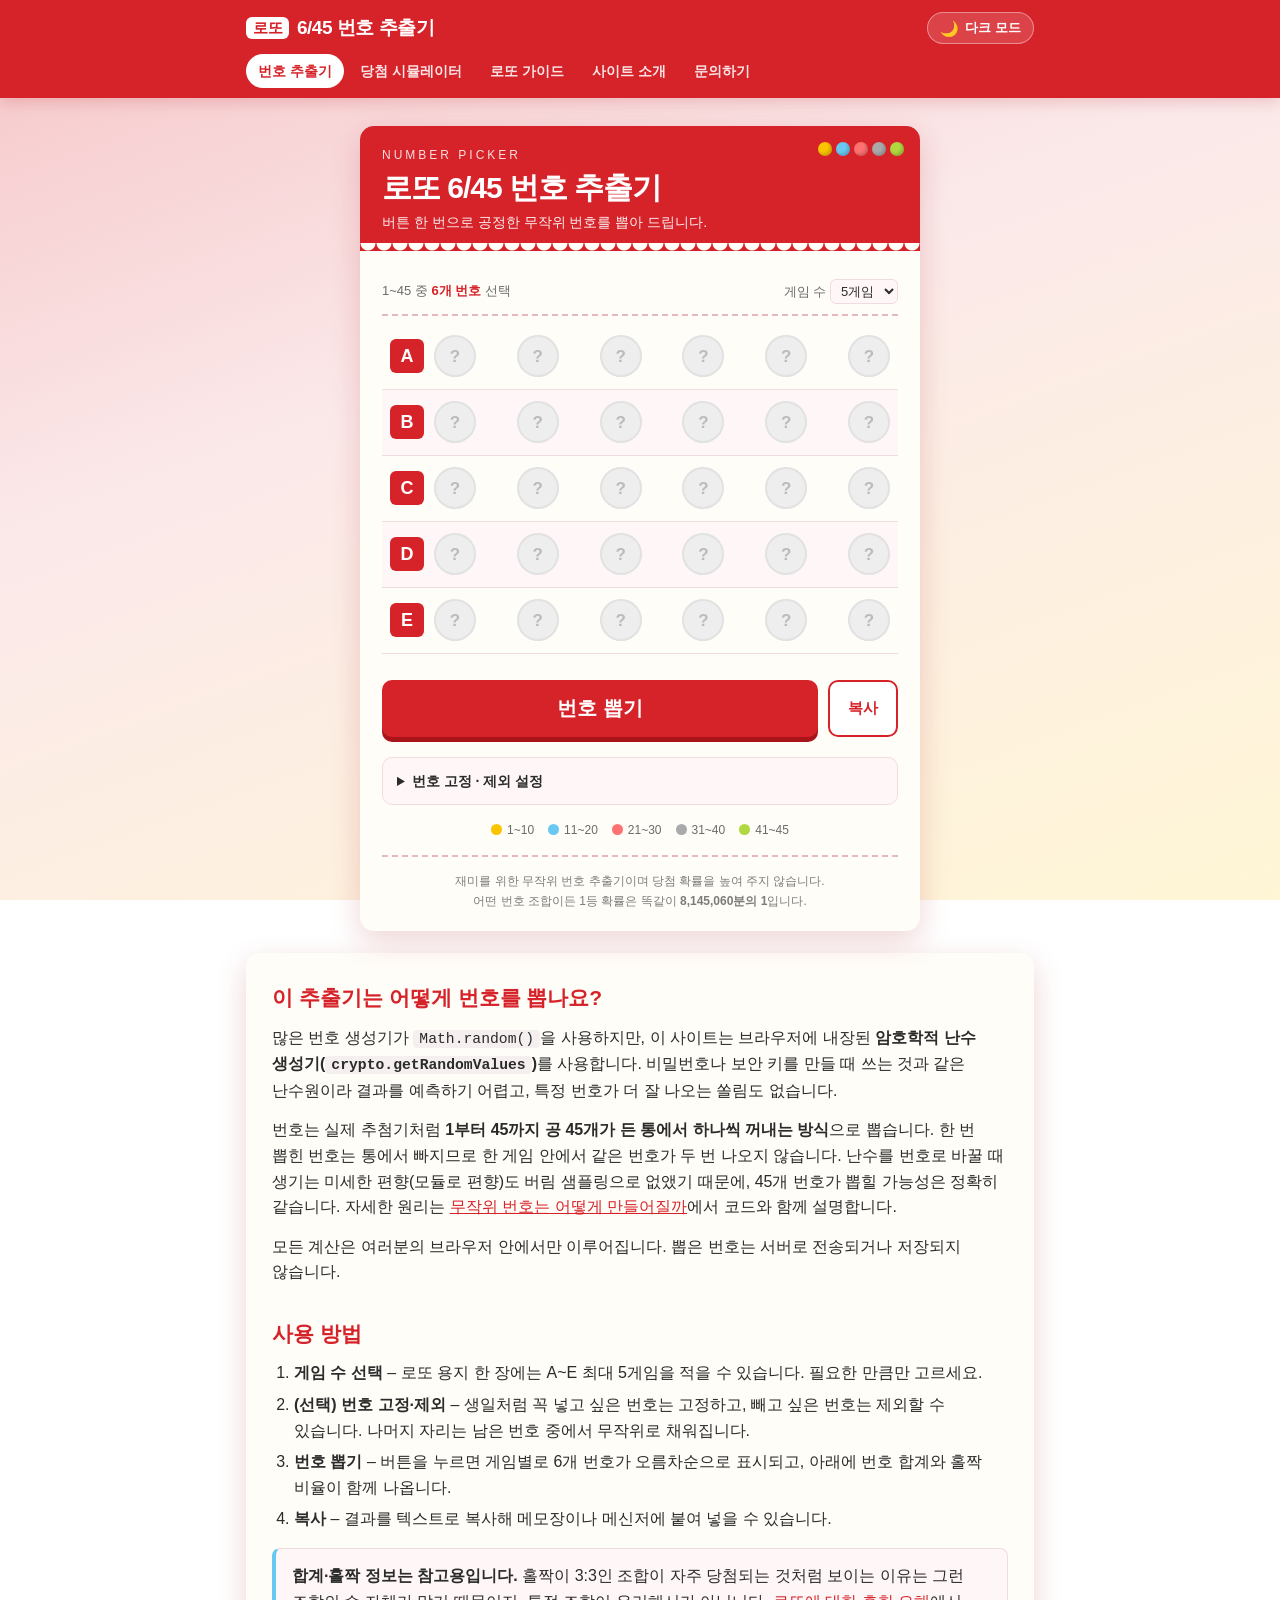
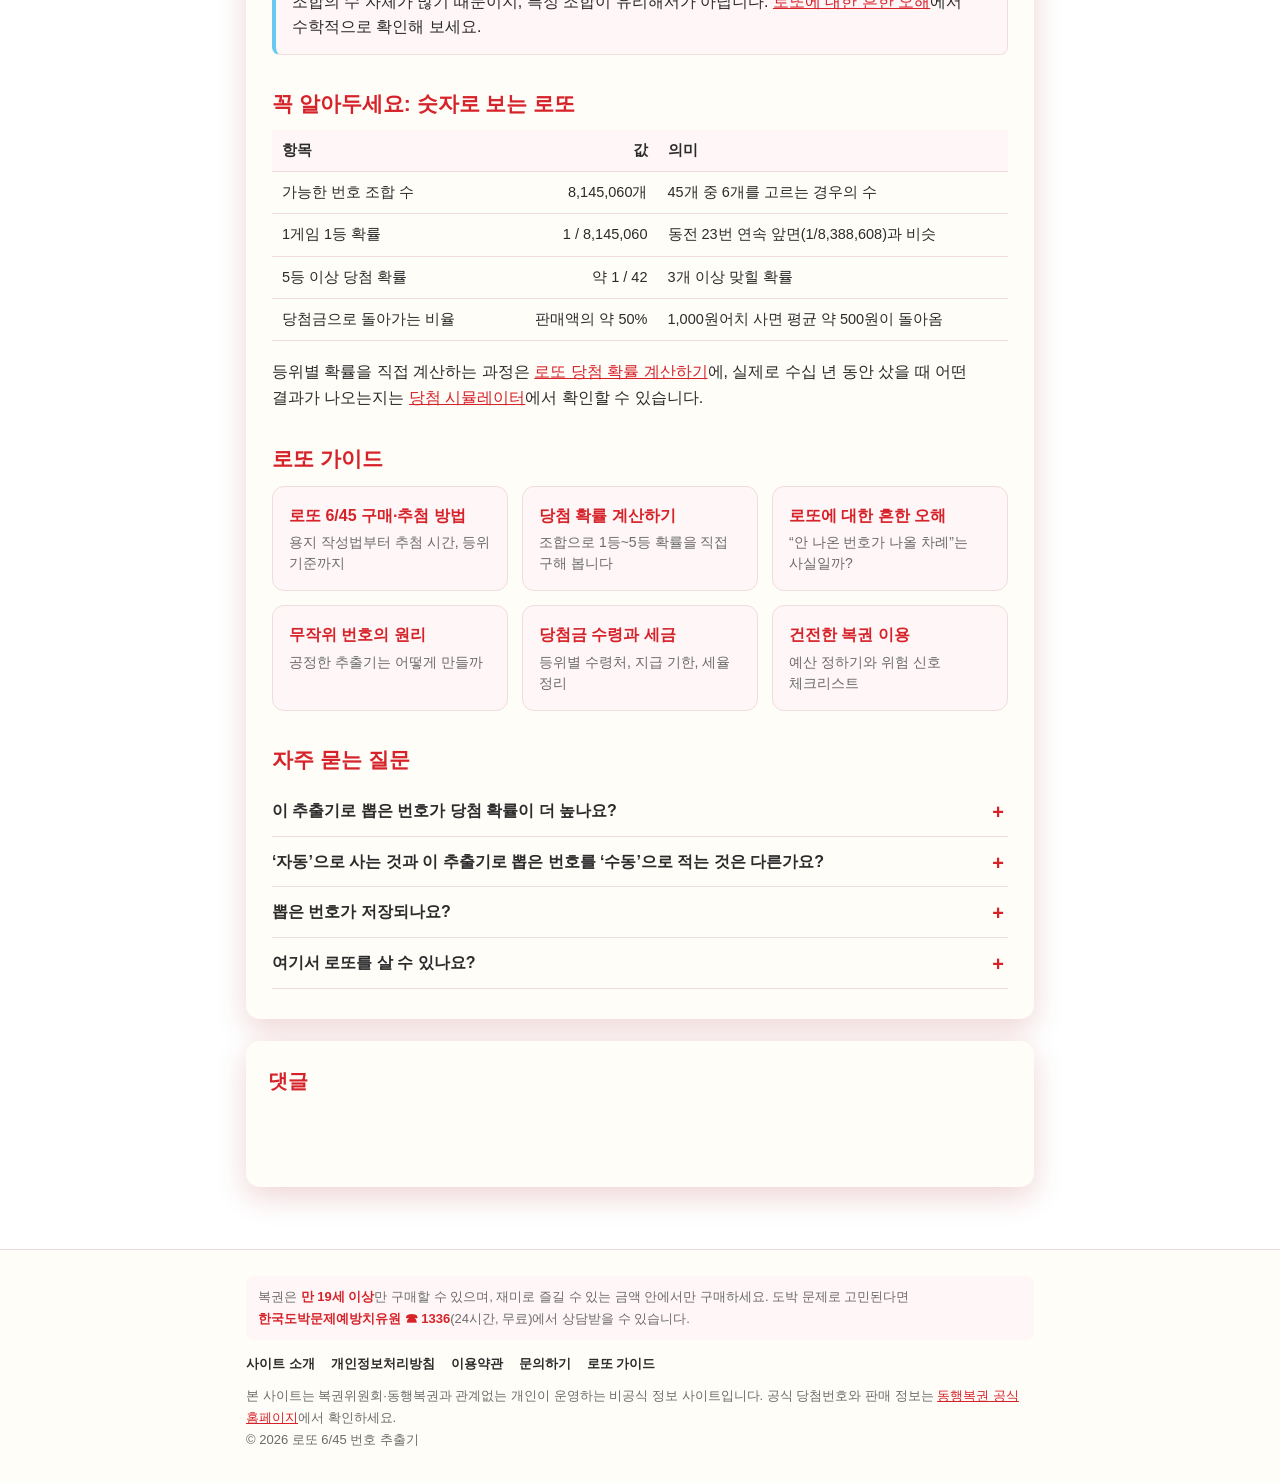
<file: index.html>
<!DOCTYPE html>
<html lang="ko">
<head>
<!-- Google tag (gtag.js) -->
<script async src="https://www.googletagmanager.com/gtag/js?id=G-1ZV3DK69JF"></script>
<script>
  window.dataLayer = window.dataLayer || [];
  function gtag(){dataLayer.push(arguments);}
  gtag('js', new Date());

  gtag('config', 'G-1ZV3DK69JF');
</script>
<!-- Microsoft Clarity -->
<script type="text/javascript">
    (function(c,l,a,r,i,t,y){
        c[a]=c[a]||function(){(c[a].q=c[a].q||[]).push(arguments)};
        t=l.createElement(r);t.async=1;t.src="https://www.clarity.ms/tag/"+i;
        y=l.getElementsByTagName(r)[0];y.parentNode.insertBefore(t,y);
    })(window, document, "clarity", "script", "yz5sngi2xs");
</script>
<meta charset="UTF-8">
<meta name="viewport" content="width=device-width, initial-scale=1.0">
<title>로또 6/45 번호 추출기 – 공정한 무작위 번호 생성과 확률 가이드</title>
<meta name="description" content="암호학적 난수로 로또 6/45 번호를 공정하게 뽑아 주는 무료 추출기입니다. 고정수·제외수 설정, 당첨 시뮬레이터, 확률 계산과 당첨금 수령 가이드까지 한곳에서 확인하세요.">
<meta property="og:type" content="website">
<meta property="og:site_name" content="로또 6/45 번호 추출기">
<meta property="og:locale" content="ko_KR">
<meta property="og:title" content="로또 6/45 번호 추출기 – 공정한 무작위 번호 생성과 확률 가이드">
<meta property="og:description" content="암호학적 난수로 로또 6/45 번호를 공정하게 뽑아 주는 무료 추출기입니다. 고정수·제외수 설정, 당첨 시뮬레이터, 확률 계산과 당첨금 수령 가이드까지 한곳에서 확인하세요.">
<meta name="theme-color" content="#d6232a">
<link rel="icon" href="assets/favicon.svg" type="image/svg+xml">
<link rel="stylesheet" href="assets/style.css">
<script>
  // 저장된 테마 또는 시스템 설정을 렌더링 전에 적용 (깜빡임 방지)
  (function () {
    let t = null;
    try { t = localStorage.getItem("theme"); } catch (e) {}
    if (t !== "dark" && t !== "light") t = matchMedia("(prefers-color-scheme: dark)").matches ? "dark" : "light";
    document.documentElement.dataset.theme = t;
  })();
</script>
<!-- Google AdSense: 게시자 ID를 받은 뒤 아래 주석을 풀고 ca-pub-0000000000000000 을 본인 ID로 바꾸세요 (콘텐츠 페이지에만 넣습니다)
<script async src="https://pagead2.googlesyndication.com/pagead/js/adsbygoogle.js?client=ca-pub-0000000000000000" crossorigin="anonymous"></script>
-->
<script type="application/ld+json">
{
 "@context": "https://schema.org",
 "@type": "WebApplication",
 "name": "로또 6/45 번호 추출기",
 "applicationCategory": "UtilitiesApplication",
 "operatingSystem": "All",
 "inLanguage": "ko",
 "offers": {
  "@type": "Offer",
  "price": "0",
  "priceCurrency": "KRW"
 },
 "description": "브라우저의 암호학적 난수 생성기로 1~45 중 6개 번호를 균일하게 뽑아 주는 무료 웹 도구"
}
</script>
</head>
<body>
<a class="skip" href="#content">본문 바로가기</a>
<header class="site-header">
  <div class="wrap top">
    <a class="brand" href="index.html"><span class="mark">로또</span>6/45 번호 추출기</a>
    <button id="theme" type="button" aria-label="테마 전환"><span class="icon"></span><span class="text"></span></button>
  </div>
  <nav class="site-nav wrap" aria-label="주요 메뉴">
    <ul>
      <li><a href="index.html" aria-current="page">번호 추출기</a></li>
      <li><a href="simulator.html">당첨 시뮬레이터</a></li>
      <li><a href="guide/index.html">로또 가이드</a></li>
      <li><a href="about.html">사이트 소개</a></li>
      <li><a href="contact.html">문의하기</a></li>
    </ul>
  </nav>
</header>

<main id="content">
  <div class="wrap">
    <section class="card ticket" aria-labelledby="tool-title">
      <header class="head">
        <div class="balls-deco" aria-hidden="true">
          <i style="background:var(--y)"></i><i style="background:var(--b)"></i>
          <i style="background:var(--r)"></i><i style="background:var(--g)"></i>
          <i style="background:var(--gr)"></i>
        </div>
        <div class="sub">NUMBER PICKER</div>
        <h1 id="tool-title">로또 6/45 번호 추출기</h1>
        <p>버튼 한 번으로 공정한 무작위 번호를 뽑아 드립니다.</p>
      </header>

      <div class="body">
        <div class="guide-bar">
          <span>1~45 중 <b>6개 번호</b> 선택</span>
          <label>게임 수
            <select id="games" aria-label="뽑을 게임 수">
              <option value="1">1게임</option>
              <option value="2">2게임</option>
              <option value="3">3게임</option>
              <option value="4">4게임</option>
              <option value="5" selected>5게임</option>
            </select>
          </label>
        </div>
        <div id="rows"></div>
      </div>

      <div class="actions">
        <button id="draw" class="btn-main" type="button">번호 뽑기</button>
        <button id="copy" class="btn-sub" type="button">복사</button>
      </div>

      <details class="options" id="options">
        <summary>번호 고정 · 제외 설정 <span id="opt-badge"></span></summary>
        <div class="inner">
          <p class="hint">번호를 누를 때마다 <b>기본 → 고정(꼭 포함) → 제외(절대 안 뽑음)</b> 순서로 바뀝니다. 고정은 최대 5개까지 지정할 수 있어요.</p>
          <div class="num-grid" id="num-grid"></div>
          <div class="summary-line">
            <span>고정 <b id="fix-count">0</b>개 · 제외 <b id="ex-count">0</b>개</span>
            <button type="button" class="link-btn" id="reset-opt">모두 초기화</button>
          </div>
        </div>
      </details>

      <div class="legend" aria-label="번호 색상 구간">
        <span style="--c:var(--y)">1~10</span>
        <span style="--c:var(--b)">11~20</span>
        <span style="--c:var(--r)">21~30</span>
        <span style="--c:var(--g)">31~40</span>
        <span style="--c:var(--gr)">41~45</span>
      </div>

      <p class="foot">
        재미를 위한 무작위 번호 추출기이며 당첨 확률을 높여 주지 않습니다.<br>
        어떤 번호 조합이든 1등 확률은 똑같이 <b>8,145,060분의 1</b>입니다.
      </p>
    </section>

    <article class="card prose">
      <h2>이 추출기는 어떻게 번호를 뽑나요?</h2>
      <p>많은 번호 생성기가 <code>Math.random()</code>을 사용하지만, 이 사이트는 브라우저에 내장된 <strong>암호학적 난수 생성기(<code>crypto.getRandomValues</code>)</strong>를 사용합니다. 비밀번호나 보안 키를 만들 때 쓰는 것과 같은 난수원이라 결과를 예측하기 어렵고, 특정 번호가 더 잘 나오는 쏠림도 없습니다.</p>
      <p>번호는 실제 추첨기처럼 <strong>1부터 45까지 공 45개가 든 통에서 하나씩 꺼내는 방식</strong>으로 뽑습니다. 한 번 뽑힌 번호는 통에서 빠지므로 한 게임 안에서 같은 번호가 두 번 나오지 않습니다. 난수를 번호로 바꿀 때 생기는 미세한 편향(모듈로 편향)도 버림 샘플링으로 없앴기 때문에, 45개 번호가 뽑힐 가능성은 정확히 같습니다. 자세한 원리는 <a href="guide/random-numbers.html">무작위 번호는 어떻게 만들어질까</a>에서 코드와 함께 설명합니다.</p>
      <p>모든 계산은 여러분의 브라우저 안에서만 이루어집니다. 뽑은 번호는 서버로 전송되거나 저장되지 않습니다.</p>

      <h2>사용 방법</h2>
      <ol>
        <li><strong>게임 수 선택</strong> – 로또 용지 한 장에는 A~E 최대 5게임을 적을 수 있습니다. 필요한 만큼만 고르세요.</li>
        <li><strong>(선택) 번호 고정·제외</strong> – 생일처럼 꼭 넣고 싶은 번호는 고정하고, 빼고 싶은 번호는 제외할 수 있습니다. 나머지 자리는 남은 번호 중에서 무작위로 채워집니다.</li>
        <li><strong>번호 뽑기</strong> – 버튼을 누르면 게임별로 6개 번호가 오름차순으로 표시되고, 아래에 번호 합계와 홀짝 비율이 함께 나옵니다.</li>
        <li><strong>복사</strong> – 결과를 텍스트로 복사해 메모장이나 메신저에 붙여 넣을 수 있습니다.</li>
      </ol>
      <div class="callout info">
        <p><strong>합계·홀짝 정보는 참고용입니다.</strong> 홀짝이 3:3인 조합이 자주 당첨되는 것처럼 보이는 이유는 그런 조합의 수 자체가 많기 때문이지, 특정 조합이 유리해서가 아닙니다. <a href="guide/myths.html">로또에 대한 흔한 오해</a>에서 수학적으로 확인해 보세요.</p>
      </div>

      <h2>꼭 알아두세요: 숫자로 보는 로또</h2>
      <div class="table-wrap">
        <table>
          <thead><tr><th>항목</th><th class="num">값</th><th>의미</th></tr></thead>
          <tbody>
            <tr><td>가능한 번호 조합 수</td><td class="num">8,145,060개</td><td>45개 중 6개를 고르는 경우의 수</td></tr>
            <tr><td>1게임 1등 확률</td><td class="num">1 / 8,145,060</td><td>동전 23번 연속 앞면(1/8,388,608)과 비슷</td></tr>
            <tr><td>5등 이상 당첨 확률</td><td class="num">약 1 / 42</td><td>3개 이상 맞힐 확률</td></tr>
            <tr><td>당첨금으로 돌아가는 비율</td><td class="num">판매액의 약 50%</td><td>1,000원어치 사면 평균 약 500원이 돌아옴</td></tr>
          </tbody>
        </table>
      </div>
      <p>등위별 확률을 직접 계산하는 과정은 <a href="guide/probability.html">로또 당첨 확률 계산하기</a>에, 실제로 수십 년 동안 샀을 때 어떤 결과가 나오는지는 <a href="simulator.html">당첨 시뮬레이터</a>에서 확인할 수 있습니다.</p>

      <h2>로또 가이드</h2>
      <div class="guide-list">
        <a href="guide/how-to-play.html"><strong>로또 6/45 구매·추첨 방법</strong><span>용지 작성법부터 추첨 시간, 등위 기준까지</span></a>
        <a href="guide/probability.html"><strong>당첨 확률 계산하기</strong><span>조합으로 1등~5등 확률을 직접 구해 봅니다</span></a>
        <a href="guide/myths.html"><strong>로또에 대한 흔한 오해</strong><span>“안 나온 번호가 나올 차례”는 사실일까?</span></a>
        <a href="guide/random-numbers.html"><strong>무작위 번호의 원리</strong><span>공정한 추출기는 어떻게 만들까</span></a>
        <a href="guide/prize-claim.html"><strong>당첨금 수령과 세금</strong><span>등위별 수령처, 지급 기한, 세율 정리</span></a>
        <a href="guide/responsible-play.html"><strong>건전한 복권 이용</strong><span>예산 정하기와 위험 신호 체크리스트</span></a>
      </div>

      <h2>자주 묻는 질문</h2>
      <div class="faq">
        <details>
          <summary>이 추출기로 뽑은 번호가 당첨 확률이 더 높나요?</summary>
          <p>아닙니다. 로또는 매 회차 독립적인 무작위 추첨이라 어떤 방법으로 고른 번호든 1등 확률은 1/8,145,060으로 같습니다. 이 사이트는 고민 없이 공정하게 번호를 고르도록 돕는 도구일 뿐, 당첨을 예측하거나 보장하지 않습니다.</p>
        </details>
        <details>
          <summary>‘자동’으로 사는 것과 이 추출기로 뽑은 번호를 ‘수동’으로 적는 것은 다른가요?</summary>
          <p>확률은 같습니다. 판매점의 자동 선택도 무작위로 번호를 정하므로 수학적으로는 차이가 없습니다. 다만 직접 고른 번호를 기록해 두고 싶거나, 여러 장을 살 때 번호가 겹치지 않게 관리하고 싶을 때 유용합니다.</p>
        </details>
        <details>
          <summary>뽑은 번호가 저장되나요?</summary>
          <p>저장하지 않습니다. 번호 생성은 모두 브라우저 안에서 처리되며 페이지를 닫으면 사라집니다. 필요하면 ‘복사’ 버튼으로 직접 보관하세요.</p>
        </details>
        <details>
          <summary>여기서 로또를 살 수 있나요?</summary>
          <p>아니요. 이 사이트는 정보 제공용 비공식 사이트이며 복권을 판매하지 않습니다. 로또 6/45는 전국 복권 판매점이나 동행복권 공식 홈페이지에서만 구매할 수 있습니다.</p>
        </details>
      </div>
    </article>

    <section class="card comments" aria-labelledby="comments-title">
      <h2 id="comments-title">댓글</h2>
      <div id="disqus_thread"></div>
      <noscript>댓글을 보려면 자바스크립트를 켜 주세요. <a href="https://disqus.com/?ref_noscript">Disqus 댓글</a></noscript>
    </section>
  </div>
</main>

<footer class="site-footer">
  <div class="wrap">
    <p class="resp">복권은 <b>만 19세 이상</b>만 구매할 수 있으며, 재미로 즐길 수 있는 금액 안에서만 구매하세요. 도박 문제로 고민된다면 <b>한국도박문제예방치유원 ☎ 1336</b>(24시간, 무료)에서 상담받을 수 있습니다.</p>
    <nav aria-label="사이트 정보">
      <ul>
        <li><a href="about.html">사이트 소개</a></li>
        <li><a href="privacy.html">개인정보처리방침</a></li>
        <li><a href="terms.html">이용약관</a></li>
        <li><a href="contact.html">문의하기</a></li>
        <li><a href="guide/index.html">로또 가이드</a></li>
      </ul>
    </nav>
    <p>본 사이트는 복권위원회·동행복권과 관계없는 개인이 운영하는 비공식 정보 사이트입니다. 공식 당첨번호와 판매 정보는 <a href="https://dhlottery.co.kr" rel="noopener" target="_blank">동행복권 공식 홈페이지</a>에서 확인하세요.</p>
    <p>© 2026 로또 6/45 번호 추출기</p>
  </div>
</footer>

<div class="toast" id="toast" role="status" aria-live="polite"></div>
<script src="assets/site.js"></script>
<script>
  const LABELS = ["A", "B", "C", "D", "E"];
  const rowsEl = document.getElementById("rows");
  const drawBtn = document.getElementById("draw");
  const copyBtn = document.getElementById("copy");
  const gamesEl = document.getElementById("games");
  const gridEl = document.getElementById("num-grid");
  let current = [];
  // 번호별 상태: 0 기본, 1 고정, 2 제외
  const state = new Array(46).fill(0);
  const MAX_FIX = 5;
  const MAX_EX = 39; // 최소 6개는 남아 있어야 한 게임을 채울 수 있음

  const count = s => state.filter(v => v === s).length;

  function pickSix() {
    const fixed = [], pool = [];
    for (let n = 1; n <= 45; n++) {
      if (state[n] === 1) fixed.push(n);
      else if (state[n] === 0) pool.push(n);
    }
    const out = fixed.slice();
    while (out.length < 6) out.push(pool.splice(randInt(pool.length), 1)[0]);
    return out.sort((a, b) => a - b);
  }

  function statText(nums) {
    const sum = nums.reduce((a, b) => a + b, 0);
    const odd = nums.filter(n => n % 2).length;
    return `합계 ${sum} · 홀 ${odd} : 짝 ${6 - odd}`;
  }

  function renderEmpty() {
    const n = +gamesEl.value;
    current = [];
    rowsEl.innerHTML = LABELS.slice(0, n).map(l => `
      <div class="row">
        <div class="label">${l}</div>
        <div class="nums">${'<div class="ball empty">?</div>'.repeat(6)}</div>
        <div class="stat"></div>
      </div>`).join("");
    drawBtn.textContent = "번호 뽑기";
  }

  function renderRow(i, nums) {
    const row = rowsEl.children[i];
    row.querySelector(".nums").innerHTML = nums.map((n, k) =>
      `<div class="ball ${colorClass(n)}" style="animation-delay:${k * 70}ms">${n}</div>`
    ).join("");
    row.querySelector(".stat").textContent = statText(nums);
  }

  function draw() {
    const n = +gamesEl.value;
    drawBtn.disabled = true;
    current = Array.from({ length: n }, pickSix);
    current.forEach((nums, i) => setTimeout(() => renderRow(i, nums), i * 350));
    setTimeout(() => { drawBtn.disabled = false; drawBtn.textContent = "다시 뽑기"; }, n * 350 + 300);
  }

  function renderGrid() {
    gridEl.innerHTML = "";
    for (let n = 1; n <= 45; n++) {
      const b = document.createElement("button");
      b.type = "button";
      b.textContent = n;
      b.dataset.n = n;
      gridEl.appendChild(b);
    }
    syncGrid();
  }

  function syncGrid() {
    for (const b of gridEl.children) {
      const s = state[+b.dataset.n];
      b.className = s === 1 ? "fix" : s === 2 ? "ex" : "";
      b.setAttribute("aria-label", `${b.dataset.n}번 ${s === 1 ? "고정" : s === 2 ? "제외" : "기본"}`);
    }
    const f = count(1), e = count(2);
    document.getElementById("fix-count").textContent = f;
    document.getElementById("ex-count").textContent = e;
    document.getElementById("opt-badge").textContent = f || e ? `(고정 ${f} · 제외 ${e})` : "";
  }

  gridEl.addEventListener("click", e => {
    const b = e.target.closest("button");
    if (!b) return;
    const n = +b.dataset.n;
    let next = (state[n] + 1) % 3;
    if (next === 1 && count(1) >= MAX_FIX) { next = 2; toast(`고정 번호는 최대 ${MAX_FIX}개까지예요`); }
    if (next === 2 && count(2) >= MAX_EX) { next = 0; toast("더 이상 제외할 수 없어요"); }
    state[n] = next;
    syncGrid();
  });

  document.getElementById("reset-opt").addEventListener("click", () => {
    state.fill(0);
    syncGrid();
  });

  copyBtn.addEventListener("click", async () => {
    if (!current.length) return toast("먼저 번호를 뽑아주세요");
    const text = current.map((nums, i) => `${LABELS[i]}  ${nums.map(n => String(n).padStart(2, "0")).join(" ")}`).join("\n");
    try { await navigator.clipboard.writeText(text); toast("복사되었습니다"); }
    catch { toast("복사에 실패했습니다"); }
  });

  drawBtn.addEventListener("click", draw);
  gamesEl.addEventListener("change", renderEmpty);
  renderGrid();
  renderEmpty();

  // Disqus 댓글
  var disqus_config = function () {
    this.page.url = location.origin + location.pathname.replace(/index\.html$/, "");
    this.page.identifier = "lotto-645-home";
  };
  // Disqus는 로드 시점의 글자색으로 테마를 정하므로, 전환 시 다시 불러와 맞춤
  document.addEventListener("themechange", () => {
    if (window.DISQUS) DISQUS.reset({ reload: true, config: disqus_config });
  });
  (function () {
    var d = document, s = d.createElement("script");
    s.src = "https://productbuildertest-3.disqus.com/embed.js";
    s.setAttribute("data-timestamp", +new Date());
    (d.head || d.body).appendChild(s);
  })();
</script>
</body>
</html>
</file>
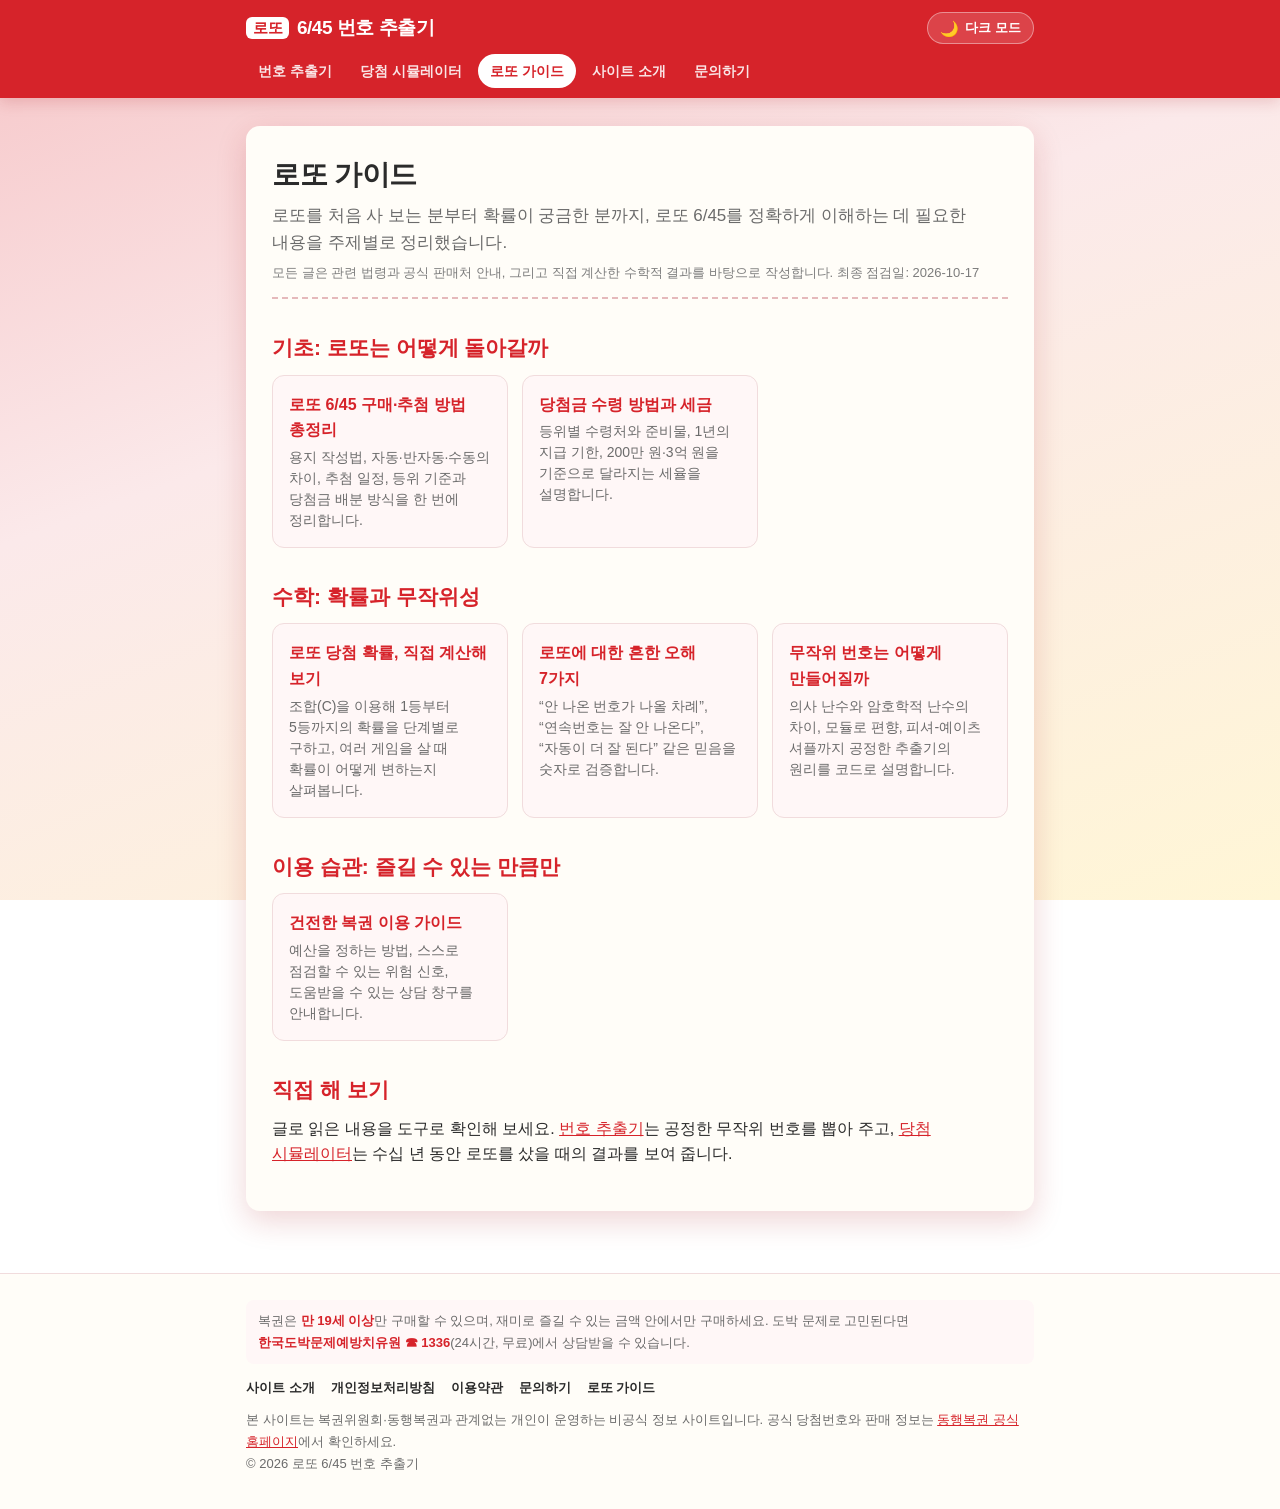
<file: guide/index.html>
<!DOCTYPE html>
<html lang="ko">
<head>
<!-- Google tag (gtag.js) -->
<script async src="https://www.googletagmanager.com/gtag/js?id=G-1ZV3DK69JF"></script>
<script>
  window.dataLayer = window.dataLayer || [];
  function gtag(){dataLayer.push(arguments);}
  gtag('js', new Date());

  gtag('config', 'G-1ZV3DK69JF');
</script>
<!-- Microsoft Clarity -->
<script type="text/javascript">
    (function(c,l,a,r,i,t,y){
        c[a]=c[a]||function(){(c[a].q=c[a].q||[]).push(arguments)};
        t=l.createElement(r);t.async=1;t.src="https://www.clarity.ms/tag/"+i;
        y=l.getElementsByTagName(r)[0];y.parentNode.insertBefore(t,y);
    })(window, document, "clarity", "script", "yz5sngi2xs");
</script>
<meta charset="UTF-8">
<meta name="viewport" content="width=device-width, initial-scale=1.0">
<title>로또 가이드 – 규칙, 확률, 당첨금, 건전한 이용까지 | 로또 6/45 번호 추출기</title>
<meta name="description" content="로또 6/45의 규칙과 추첨 방식, 등위별 당첨 확률 계산, 흔한 오해, 무작위 번호의 원리, 당첨금 수령과 세금, 건전한 이용 방법을 정리한 가이드 모음입니다.">
<meta property="og:type" content="website">
<meta property="og:site_name" content="로또 6/45 번호 추출기">
<meta property="og:locale" content="ko_KR">
<meta property="og:title" content="로또 가이드 – 규칙, 확률, 당첨금, 건전한 이용까지">
<meta property="og:description" content="로또 6/45의 규칙과 추첨 방식, 등위별 당첨 확률 계산, 흔한 오해, 무작위 번호의 원리, 당첨금 수령과 세금, 건전한 이용 방법을 정리한 가이드 모음입니다.">
<meta name="theme-color" content="#d6232a">
<link rel="icon" href="../assets/favicon.svg" type="image/svg+xml">
<link rel="stylesheet" href="../assets/style.css">
<script>
  // 저장된 테마 또는 시스템 설정을 렌더링 전에 적용 (깜빡임 방지)
  (function () {
    let t = null;
    try { t = localStorage.getItem("theme"); } catch (e) {}
    if (t !== "dark" && t !== "light") t = matchMedia("(prefers-color-scheme: dark)").matches ? "dark" : "light";
    document.documentElement.dataset.theme = t;
  })();
</script>
<!-- Google AdSense: 게시자 ID를 받은 뒤 아래 주석을 풀고 ca-pub-0000000000000000 을 본인 ID로 바꾸세요 (콘텐츠 페이지에만 넣습니다)
<script async src="https://pagead2.googlesyndication.com/pagead/js/adsbygoogle.js?client=ca-pub-0000000000000000" crossorigin="anonymous"></script>
-->
</head>
<body>
<a class="skip" href="#content">본문 바로가기</a>
<header class="site-header">
  <div class="wrap top">
    <a class="brand" href="../index.html"><span class="mark">로또</span>6/45 번호 추출기</a>
    <button id="theme" type="button" aria-label="테마 전환"><span class="icon"></span><span class="text"></span></button>
  </div>
  <nav class="site-nav wrap" aria-label="주요 메뉴">
    <ul>
      <li><a href="../index.html">번호 추출기</a></li>
      <li><a href="../simulator.html">당첨 시뮬레이터</a></li>
      <li><a href="../guide/index.html" aria-current="page">로또 가이드</a></li>
      <li><a href="../about.html">사이트 소개</a></li>
      <li><a href="../contact.html">문의하기</a></li>
    </ul>
  </nav>
</header>

<main id="content">
  <div class="wrap">
    <article class="card prose">
      <h1>로또 가이드</h1>
      <p class="lead">로또를 처음 사 보는 분부터 확률이 궁금한 분까지, 로또 6/45를 정확하게 이해하는 데 필요한 내용을 주제별로 정리했습니다.</p>
      <p class="meta">모든 글은 관련 법령과 공식 판매처 안내, 그리고 직접 계산한 수학적 결과를 바탕으로 작성합니다. 최종 점검일: 2026-10-17</p>

      <h2>기초: 로또는 어떻게 돌아갈까</h2>
      <div class="guide-list">
        <a href="how-to-play.html"><strong>로또 6/45 구매·추첨 방법 총정리</strong><span>용지 작성법, 자동·반자동·수동의 차이, 추첨 일정, 등위 기준과 당첨금 배분 방식을 한 번에 정리합니다.</span></a>
        <a href="prize-claim.html"><strong>당첨금 수령 방법과 세금</strong><span>등위별 수령처와 준비물, 1년의 지급 기한, 200만 원·3억 원을 기준으로 달라지는 세율을 설명합니다.</span></a>
      </div>

      <h2>수학: 확률과 무작위성</h2>
      <div class="guide-list">
        <a href="probability.html"><strong>로또 당첨 확률, 직접 계산해 보기</strong><span>조합(C)을 이용해 1등부터 5등까지의 확률을 단계별로 구하고, 여러 게임을 살 때 확률이 어떻게 변하는지 살펴봅니다.</span></a>
        <a href="myths.html"><strong>로또에 대한 흔한 오해 7가지</strong><span>“안 나온 번호가 나올 차례”, “연속번호는 잘 안 나온다”, “자동이 더 잘 된다” 같은 믿음을 숫자로 검증합니다.</span></a>
        <a href="random-numbers.html"><strong>무작위 번호는 어떻게 만들어질까</strong><span>의사 난수와 암호학적 난수의 차이, 모듈로 편향, 피셔-예이츠 셔플까지 공정한 추출기의 원리를 코드로 설명합니다.</span></a>
      </div>

      <h2>이용 습관: 즐길 수 있는 만큼만</h2>
      <div class="guide-list">
        <a href="responsible-play.html"><strong>건전한 복권 이용 가이드</strong><span>예산을 정하는 방법, 스스로 점검할 수 있는 위험 신호, 도움받을 수 있는 상담 창구를 안내합니다.</span></a>
      </div>

      <h2>직접 해 보기</h2>
      <p>글로 읽은 내용을 도구로 확인해 보세요. <a href="../index.html">번호 추출기</a>는 공정한 무작위 번호를 뽑아 주고, <a href="../simulator.html">당첨 시뮬레이터</a>는 수십 년 동안 로또를 샀을 때의 결과를 보여 줍니다.</p>
    </article>
  </div>
</main>

<footer class="site-footer">
  <div class="wrap">
    <p class="resp">복권은 <b>만 19세 이상</b>만 구매할 수 있으며, 재미로 즐길 수 있는 금액 안에서만 구매하세요. 도박 문제로 고민된다면 <b>한국도박문제예방치유원 ☎ 1336</b>(24시간, 무료)에서 상담받을 수 있습니다.</p>
    <nav aria-label="사이트 정보">
      <ul>
        <li><a href="../about.html">사이트 소개</a></li>
        <li><a href="../privacy.html">개인정보처리방침</a></li>
        <li><a href="../terms.html">이용약관</a></li>
        <li><a href="../contact.html">문의하기</a></li>
        <li><a href="../guide/index.html">로또 가이드</a></li>
      </ul>
    </nav>
    <p>본 사이트는 복권위원회·동행복권과 관계없는 개인이 운영하는 비공식 정보 사이트입니다. 공식 당첨번호와 판매 정보는 <a href="https://dhlottery.co.kr" rel="noopener" target="_blank">동행복권 공식 홈페이지</a>에서 확인하세요.</p>
    <p>© 2026 로또 6/45 번호 추출기</p>
  </div>
</footer>

<div class="toast" id="toast" role="status" aria-live="polite"></div>
<script src="../assets/site.js"></script>
</body>
</html>
</file>
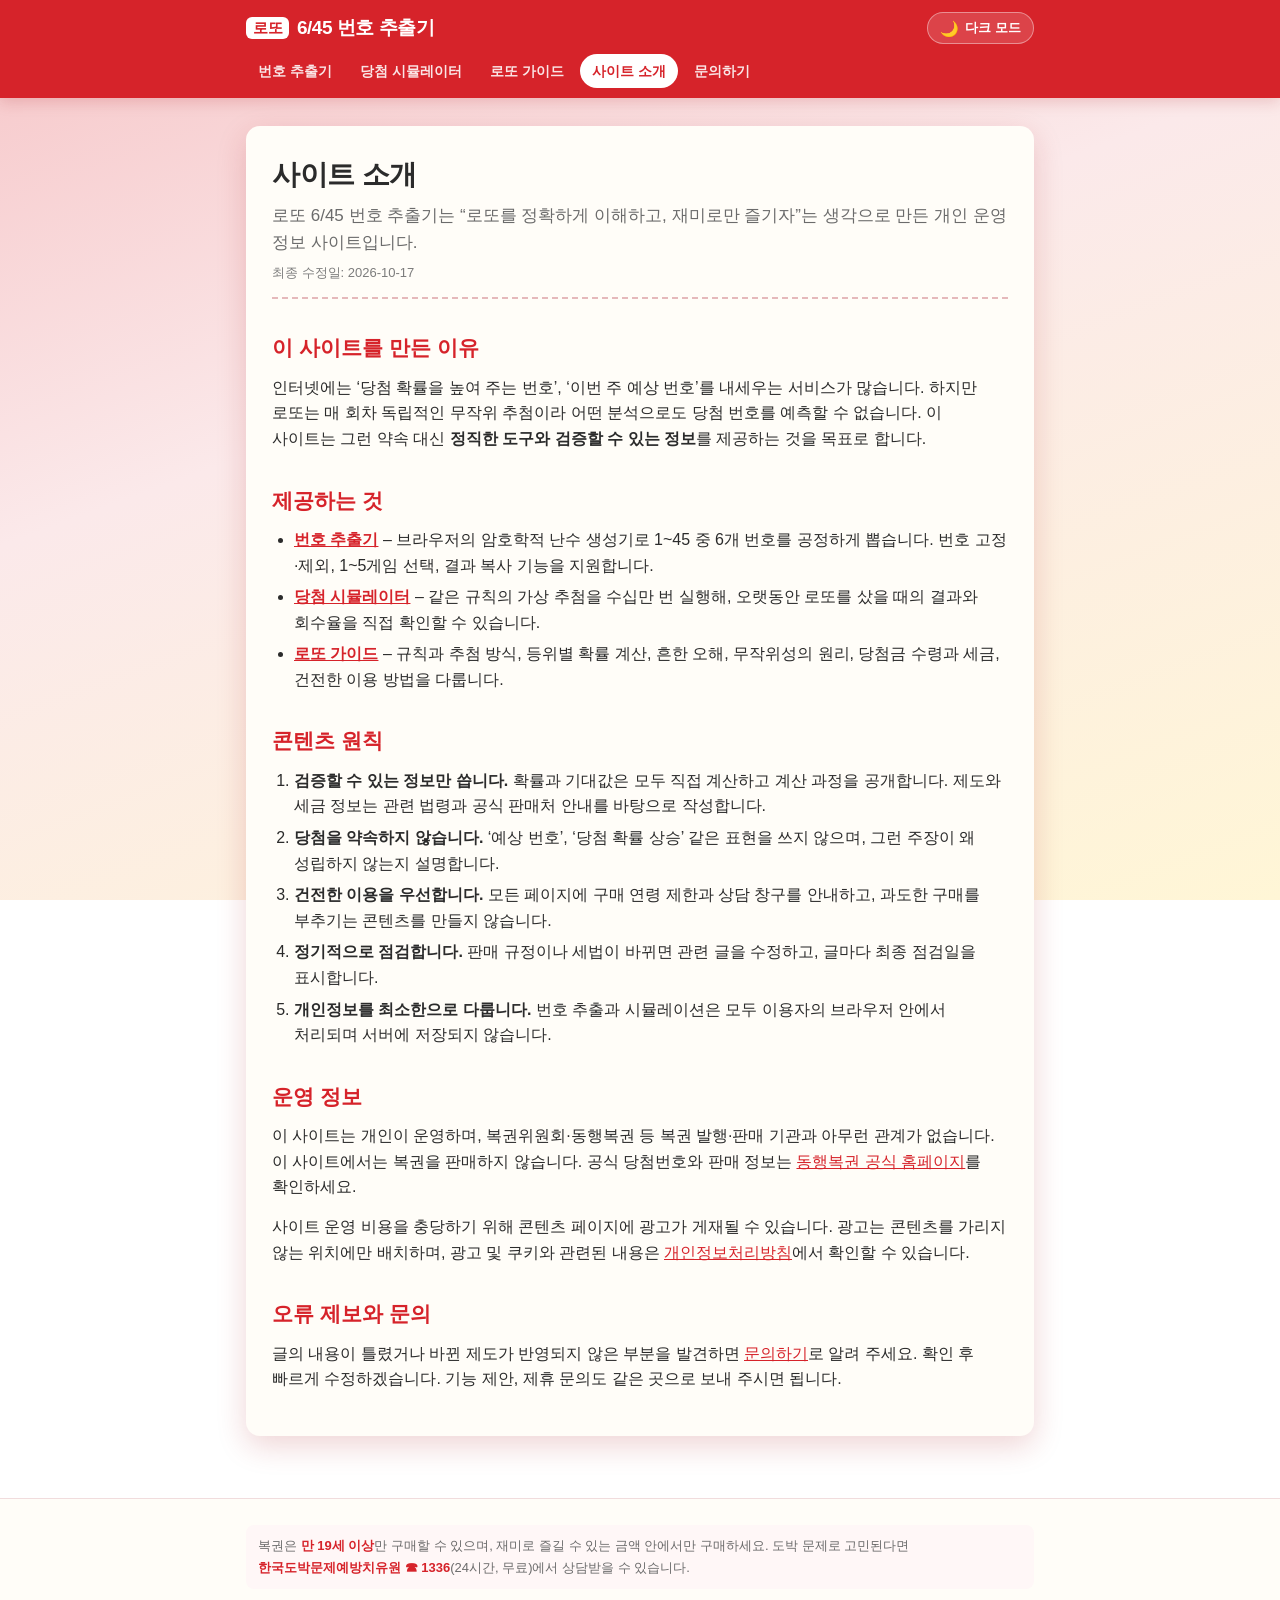
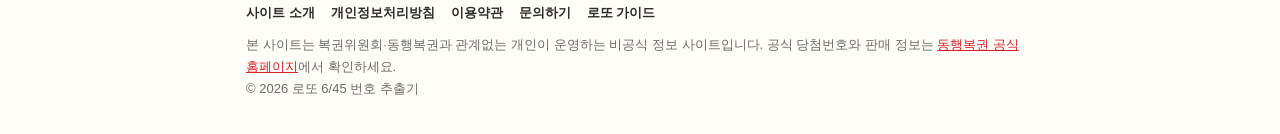
<file: about.html>
<!DOCTYPE html>
<html lang="ko">
<head>
<!-- Google tag (gtag.js) -->
<script async src="https://www.googletagmanager.com/gtag/js?id=G-1ZV3DK69JF"></script>
<script>
  window.dataLayer = window.dataLayer || [];
  function gtag(){dataLayer.push(arguments);}
  gtag('js', new Date());

  gtag('config', 'G-1ZV3DK69JF');
</script>
<!-- Microsoft Clarity -->
<script type="text/javascript">
    (function(c,l,a,r,i,t,y){
        c[a]=c[a]||function(){(c[a].q=c[a].q||[]).push(arguments)};
        t=l.createElement(r);t.async=1;t.src="https://www.clarity.ms/tag/"+i;
        y=l.getElementsByTagName(r)[0];y.parentNode.insertBefore(t,y);
    })(window, document, "clarity", "script", "yz5sngi2xs");
</script>
<meta charset="UTF-8">
<meta name="viewport" content="width=device-width, initial-scale=1.0">
<title>사이트 소개 | 로또 6/45 번호 추출기</title>
<meta name="description" content="로또 6/45 번호 추출기는 공정한 무작위 번호 생성 도구와 정확한 확률·규칙 정보를 제공하는 비공식 정보 사이트입니다. 운영 목적과 콘텐츠 원칙을 소개합니다.">
<meta property="og:type" content="website">
<meta property="og:site_name" content="로또 6/45 번호 추출기">
<meta property="og:locale" content="ko_KR">
<meta property="og:title" content="사이트 소개">
<meta property="og:description" content="로또 6/45 번호 추출기는 공정한 무작위 번호 생성 도구와 정확한 확률·규칙 정보를 제공하는 비공식 정보 사이트입니다. 운영 목적과 콘텐츠 원칙을 소개합니다.">
<meta name="theme-color" content="#d6232a">
<link rel="icon" href="assets/favicon.svg" type="image/svg+xml">
<link rel="stylesheet" href="assets/style.css">
<script>
  // 저장된 테마 또는 시스템 설정을 렌더링 전에 적용 (깜빡임 방지)
  (function () {
    let t = null;
    try { t = localStorage.getItem("theme"); } catch (e) {}
    if (t !== "dark" && t !== "light") t = matchMedia("(prefers-color-scheme: dark)").matches ? "dark" : "light";
    document.documentElement.dataset.theme = t;
  })();
</script>
</head>
<body>
<a class="skip" href="#content">본문 바로가기</a>
<header class="site-header">
  <div class="wrap top">
    <a class="brand" href="index.html"><span class="mark">로또</span>6/45 번호 추출기</a>
    <button id="theme" type="button" aria-label="테마 전환"><span class="icon"></span><span class="text"></span></button>
  </div>
  <nav class="site-nav wrap" aria-label="주요 메뉴">
    <ul>
      <li><a href="index.html">번호 추출기</a></li>
      <li><a href="simulator.html">당첨 시뮬레이터</a></li>
      <li><a href="guide/index.html">로또 가이드</a></li>
      <li><a href="about.html" aria-current="page">사이트 소개</a></li>
      <li><a href="contact.html">문의하기</a></li>
    </ul>
  </nav>
</header>

<main id="content">
  <div class="wrap">
    <article class="card prose">
      <h1>사이트 소개</h1>
      <p class="lead">로또 6/45 번호 추출기는 “로또를 정확하게 이해하고, 재미로만 즐기자”는 생각으로 만든 개인 운영 정보 사이트입니다.</p>
      <p class="meta">최종 수정일: 2026-10-17</p>

      <h2>이 사이트를 만든 이유</h2>
      <p>인터넷에는 ‘당첨 확률을 높여 주는 번호’, ‘이번 주 예상 번호’를 내세우는 서비스가 많습니다. 하지만 로또는 매 회차 독립적인 무작위 추첨이라 어떤 분석으로도 당첨 번호를 예측할 수 없습니다. 이 사이트는 그런 약속 대신 <strong>정직한 도구와 검증할 수 있는 정보</strong>를 제공하는 것을 목표로 합니다.</p>

      <h2>제공하는 것</h2>
      <ul>
        <li><strong><a href="index.html">번호 추출기</a></strong> – 브라우저의 암호학적 난수 생성기로 1~45 중 6개 번호를 공정하게 뽑습니다. 번호 고정·제외, 1~5게임 선택, 결과 복사 기능을 지원합니다.</li>
        <li><strong><a href="simulator.html">당첨 시뮬레이터</a></strong> – 같은 규칙의 가상 추첨을 수십만 번 실행해, 오랫동안 로또를 샀을 때의 결과와 회수율을 직접 확인할 수 있습니다.</li>
        <li><strong><a href="guide/index.html">로또 가이드</a></strong> – 규칙과 추첨 방식, 등위별 확률 계산, 흔한 오해, 무작위성의 원리, 당첨금 수령과 세금, 건전한 이용 방법을 다룹니다.</li>
      </ul>

      <h2>콘텐츠 원칙</h2>
      <ol>
        <li><strong>검증할 수 있는 정보만 씁니다.</strong> 확률과 기대값은 모두 직접 계산하고 계산 과정을 공개합니다. 제도와 세금 정보는 관련 법령과 공식 판매처 안내를 바탕으로 작성합니다.</li>
        <li><strong>당첨을 약속하지 않습니다.</strong> ‘예상 번호’, ‘당첨 확률 상승’ 같은 표현을 쓰지 않으며, 그런 주장이 왜 성립하지 않는지 설명합니다.</li>
        <li><strong>건전한 이용을 우선합니다.</strong> 모든 페이지에 구매 연령 제한과 상담 창구를 안내하고, 과도한 구매를 부추기는 콘텐츠를 만들지 않습니다.</li>
        <li><strong>정기적으로 점검합니다.</strong> 판매 규정이나 세법이 바뀌면 관련 글을 수정하고, 글마다 최종 점검일을 표시합니다.</li>
        <li><strong>개인정보를 최소한으로 다룹니다.</strong> 번호 추출과 시뮬레이션은 모두 이용자의 브라우저 안에서 처리되며 서버에 저장되지 않습니다.</li>
      </ol>

      <h2>운영 정보</h2>
      <p>이 사이트는 개인이 운영하며, 복권위원회·동행복권 등 복권 발행·판매 기관과 아무런 관계가 없습니다. 이 사이트에서는 복권을 판매하지 않습니다. 공식 당첨번호와 판매 정보는 <a href="https://dhlottery.co.kr" rel="noopener" target="_blank">동행복권 공식 홈페이지</a>를 확인하세요.</p>
      <p>사이트 운영 비용을 충당하기 위해 콘텐츠 페이지에 광고가 게재될 수 있습니다. 광고는 콘텐츠를 가리지 않는 위치에만 배치하며, 광고 및 쿠키와 관련된 내용은 <a href="privacy.html">개인정보처리방침</a>에서 확인할 수 있습니다.</p>

      <h2>오류 제보와 문의</h2>
      <p>글의 내용이 틀렸거나 바뀐 제도가 반영되지 않은 부분을 발견하면 <a href="contact.html">문의하기</a>로 알려 주세요. 확인 후 빠르게 수정하겠습니다. 기능 제안, 제휴 문의도 같은 곳으로 보내 주시면 됩니다.</p>
    </article>
  </div>
</main>

<footer class="site-footer">
  <div class="wrap">
    <p class="resp">복권은 <b>만 19세 이상</b>만 구매할 수 있으며, 재미로 즐길 수 있는 금액 안에서만 구매하세요. 도박 문제로 고민된다면 <b>한국도박문제예방치유원 ☎ 1336</b>(24시간, 무료)에서 상담받을 수 있습니다.</p>
    <nav aria-label="사이트 정보">
      <ul>
        <li><a href="about.html">사이트 소개</a></li>
        <li><a href="privacy.html">개인정보처리방침</a></li>
        <li><a href="terms.html">이용약관</a></li>
        <li><a href="contact.html">문의하기</a></li>
        <li><a href="guide/index.html">로또 가이드</a></li>
      </ul>
    </nav>
    <p>본 사이트는 복권위원회·동행복권과 관계없는 개인이 운영하는 비공식 정보 사이트입니다. 공식 당첨번호와 판매 정보는 <a href="https://dhlottery.co.kr" rel="noopener" target="_blank">동행복권 공식 홈페이지</a>에서 확인하세요.</p>
    <p>© 2026 로또 6/45 번호 추출기</p>
  </div>
</footer>

<div class="toast" id="toast" role="status" aria-live="polite"></div>
<script src="assets/site.js"></script>
</body>
</html>
</file>
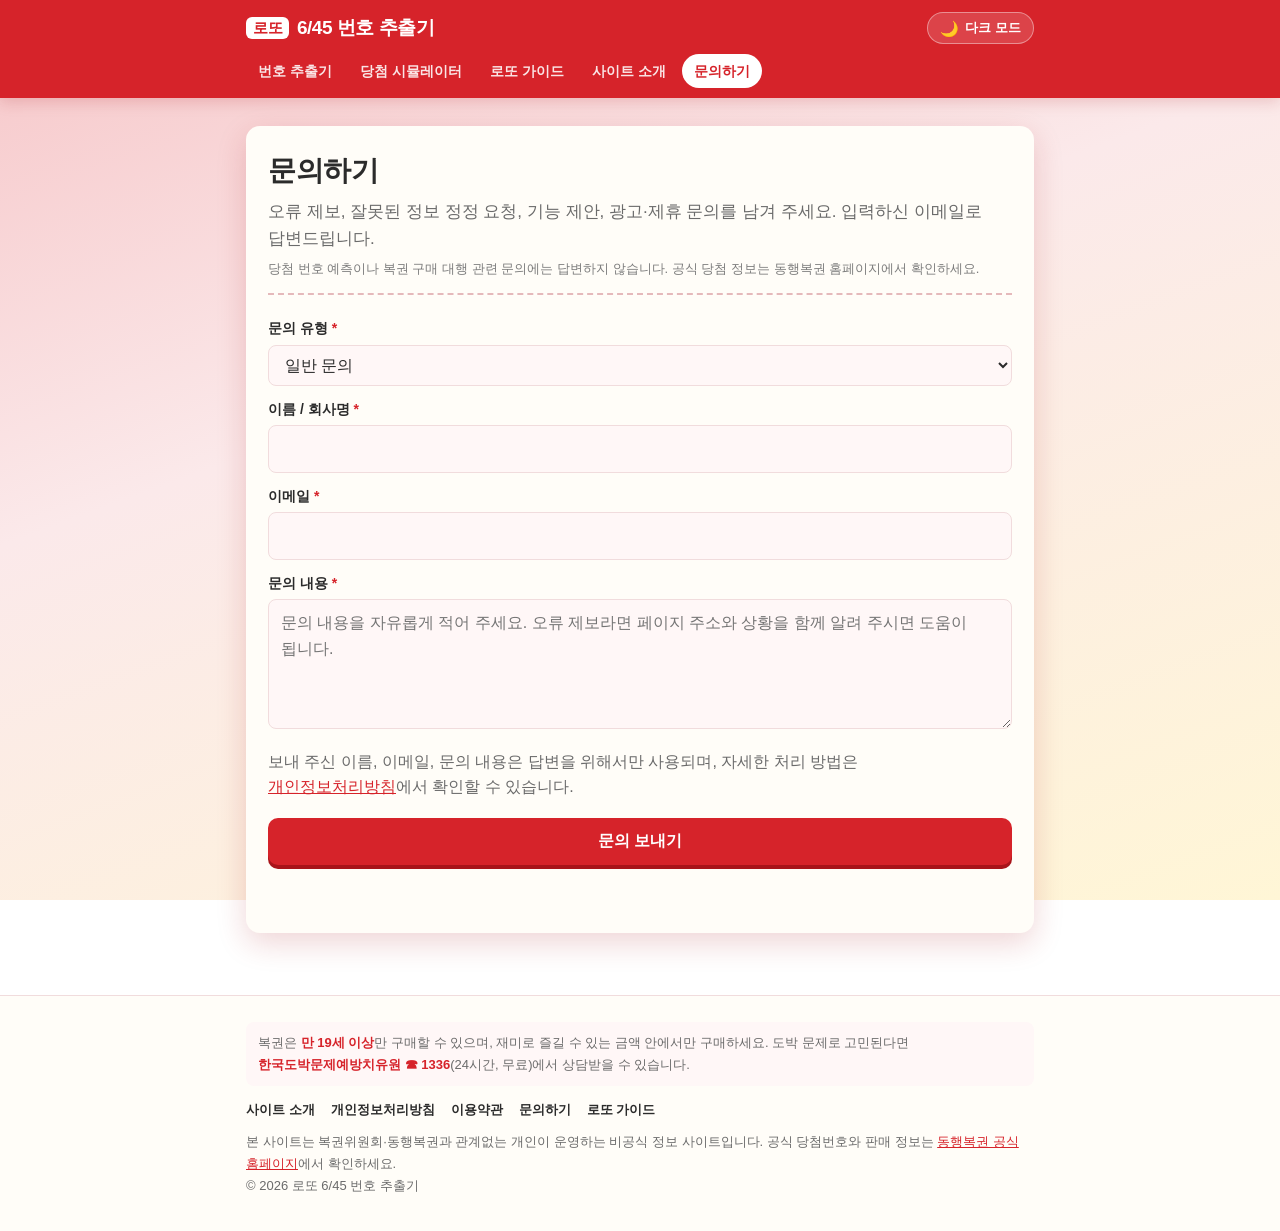
<file: contact.html>
<!DOCTYPE html>
<html lang="ko">
<head>
<!-- Google tag (gtag.js) -->
<script async src="https://www.googletagmanager.com/gtag/js?id=G-1ZV3DK69JF"></script>
<script>
  window.dataLayer = window.dataLayer || [];
  function gtag(){dataLayer.push(arguments);}
  gtag('js', new Date());

  gtag('config', 'G-1ZV3DK69JF');
</script>
<!-- Microsoft Clarity -->
<script type="text/javascript">
    (function(c,l,a,r,i,t,y){
        c[a]=c[a]||function(){(c[a].q=c[a].q||[]).push(arguments)};
        t=l.createElement(r);t.async=1;t.src="https://www.clarity.ms/tag/"+i;
        y=l.getElementsByTagName(r)[0];y.parentNode.insertBefore(t,y);
    })(window, document, "clarity", "script", "yz5sngi2xs");
</script>
<meta charset="UTF-8">
<meta name="viewport" content="width=device-width, initial-scale=1.0">
<title>문의하기 | 로또 6/45 번호 추출기</title>
<meta name="description" content="로또 6/45 번호 추출기에 대한 오류 제보, 콘텐츠 정정 요청, 기능 제안, 광고·제휴 문의를 보내 주세요.">
<meta property="og:type" content="website">
<meta property="og:site_name" content="로또 6/45 번호 추출기">
<meta property="og:locale" content="ko_KR">
<meta property="og:title" content="문의하기">
<meta property="og:description" content="로또 6/45 번호 추출기에 대한 오류 제보, 콘텐츠 정정 요청, 기능 제안, 광고·제휴 문의를 보내 주세요.">
<meta name="theme-color" content="#d6232a">
<link rel="icon" href="assets/favicon.svg" type="image/svg+xml">
<link rel="stylesheet" href="assets/style.css">
<script>
  // 저장된 테마 또는 시스템 설정을 렌더링 전에 적용 (깜빡임 방지)
  (function () {
    let t = null;
    try { t = localStorage.getItem("theme"); } catch (e) {}
    if (t !== "dark" && t !== "light") t = matchMedia("(prefers-color-scheme: dark)").matches ? "dark" : "light";
    document.documentElement.dataset.theme = t;
  })();
</script>
</head>
<body>
<a class="skip" href="#content">본문 바로가기</a>
<header class="site-header">
  <div class="wrap top">
    <a class="brand" href="index.html"><span class="mark">로또</span>6/45 번호 추출기</a>
    <button id="theme" type="button" aria-label="테마 전환"><span class="icon"></span><span class="text"></span></button>
  </div>
  <nav class="site-nav wrap" aria-label="주요 메뉴">
    <ul>
      <li><a href="index.html">번호 추출기</a></li>
      <li><a href="simulator.html">당첨 시뮬레이터</a></li>
      <li><a href="guide/index.html">로또 가이드</a></li>
      <li><a href="about.html">사이트 소개</a></li>
      <li><a href="contact.html" aria-current="page">문의하기</a></li>
    </ul>
  </nav>
</header>

<main id="content">
  <div class="wrap">
    <section class="card form-card prose" aria-labelledby="contact-title">
      <h1 id="contact-title">문의하기</h1>
      <p class="lead">오류 제보, 잘못된 정보 정정 요청, 기능 제안, 광고·제휴 문의를 남겨 주세요. 입력하신 이메일로 답변드립니다.</p>
      <p class="meta">당첨 번호 예측이나 복권 구매 대행 관련 문의에는 답변하지 않습니다. 공식 당첨 정보는 동행복권 홈페이지에서 확인하세요.</p>
      <form id="contact-form" action="https://formspree.io/f/xrperrvb" method="POST">
        <label class="field"><span>문의 유형 <em>*</em></span>
          <select name="type" id="type" required>
            <option value="일반 문의">일반 문의</option>
            <option value="오류 제보">오류 제보</option>
            <option value="콘텐츠 정정 요청">콘텐츠 정정 요청</option>
            <option value="기능 제안">기능 제안</option>
            <option value="광고·제휴">광고·제휴</option>
          </select>
        </label>
        <label class="field"><span>이름 / 회사명 <em>*</em></span>
          <input type="text" name="name" required maxlength="100" autocomplete="name">
        </label>
        <label class="field"><span>이메일 <em>*</em></span>
          <input type="email" name="email" required maxlength="200" autocomplete="email">
        </label>
        <label class="field"><span>문의 내용 <em>*</em></span>
          <textarea name="message" required maxlength="5000" placeholder="문의 내용을 자유롭게 적어 주세요. 오류 제보라면 페이지 주소와 상황을 함께 알려 주시면 도움이 됩니다."></textarea>
        </label>
        <input type="hidden" name="_subject" id="subject" value="[로또 번호 추출기] 일반 문의">
        <input type="text" name="_gotcha" class="hp" tabindex="-1" autocomplete="off" aria-hidden="true">
        <p class="sources">보내 주신 이름, 이메일, 문의 내용은 답변을 위해서만 사용되며, 자세한 처리 방법은 <a href="privacy.html">개인정보처리방침</a>에서 확인할 수 있습니다.</p>
        <button type="submit" id="send">문의 보내기</button>
        <p class="form-status" id="form-status" role="status"></p>
      </form>
    </section>
  </div>
</main>

<footer class="site-footer">
  <div class="wrap">
    <p class="resp">복권은 <b>만 19세 이상</b>만 구매할 수 있으며, 재미로 즐길 수 있는 금액 안에서만 구매하세요. 도박 문제로 고민된다면 <b>한국도박문제예방치유원 ☎ 1336</b>(24시간, 무료)에서 상담받을 수 있습니다.</p>
    <nav aria-label="사이트 정보">
      <ul>
        <li><a href="about.html">사이트 소개</a></li>
        <li><a href="privacy.html">개인정보처리방침</a></li>
        <li><a href="terms.html">이용약관</a></li>
        <li><a href="contact.html">문의하기</a></li>
        <li><a href="guide/index.html">로또 가이드</a></li>
      </ul>
    </nav>
    <p>본 사이트는 복권위원회·동행복권과 관계없는 개인이 운영하는 비공식 정보 사이트입니다. 공식 당첨번호와 판매 정보는 <a href="https://dhlottery.co.kr" rel="noopener" target="_blank">동행복권 공식 홈페이지</a>에서 확인하세요.</p>
    <p>© 2026 로또 6/45 번호 추출기</p>
  </div>
</footer>

<div class="toast" id="toast" role="status" aria-live="polite"></div>
<script src="assets/site.js"></script>
<script>
  const form = document.getElementById("contact-form");
  const sendBtn = document.getElementById("send");
  const statusEl = document.getElementById("form-status");
  const typeEl = document.getElementById("type");
  typeEl.addEventListener("change", () => {
    document.getElementById("subject").value = `[로또 번호 추출기] ${typeEl.value}`;
  });
  form.addEventListener("submit", async e => {
    e.preventDefault();
    sendBtn.disabled = true;
    sendBtn.textContent = "보내는 중...";
    statusEl.className = "form-status";
    statusEl.textContent = "";
    try {
      const res = await fetch(form.action, {
        method: "POST",
        body: new FormData(form),
        headers: { Accept: "application/json" }
      });
      if (!res.ok) {
        const data = await res.json().catch(() => ({}));
        throw new Error(data.errors ? data.errors.map(x => x.message).join(", ") : "전송 실패");
      }
      form.reset();
      statusEl.classList.add("ok");
      statusEl.textContent = "문의가 접수되었습니다. 감사합니다!";
    } catch (err) {
      statusEl.classList.add("err");
      statusEl.textContent = "전송에 실패했습니다. 잠시 후 다시 시도해주세요. (" + err.message + ")";
    } finally {
      sendBtn.disabled = false;
      sendBtn.textContent = "문의 보내기";
    }
  });
</script>
</body>
</html>
</file>
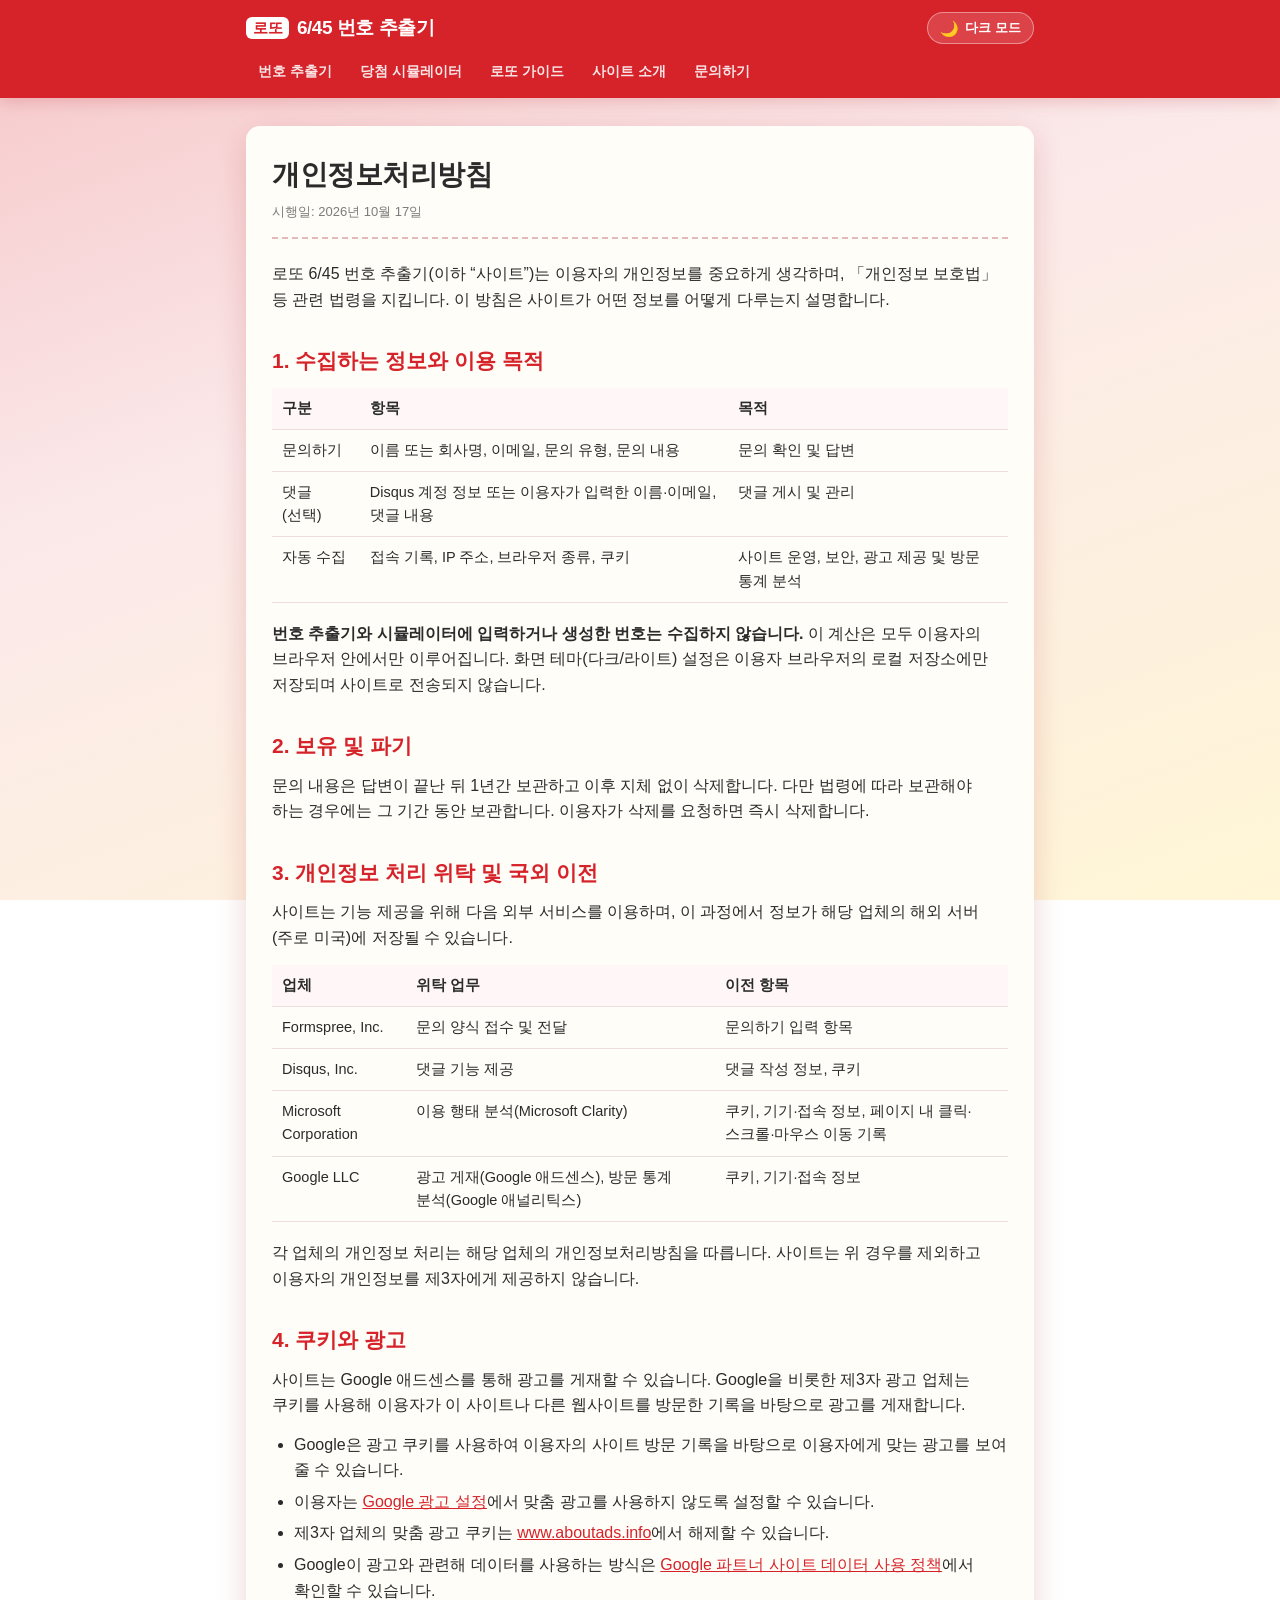
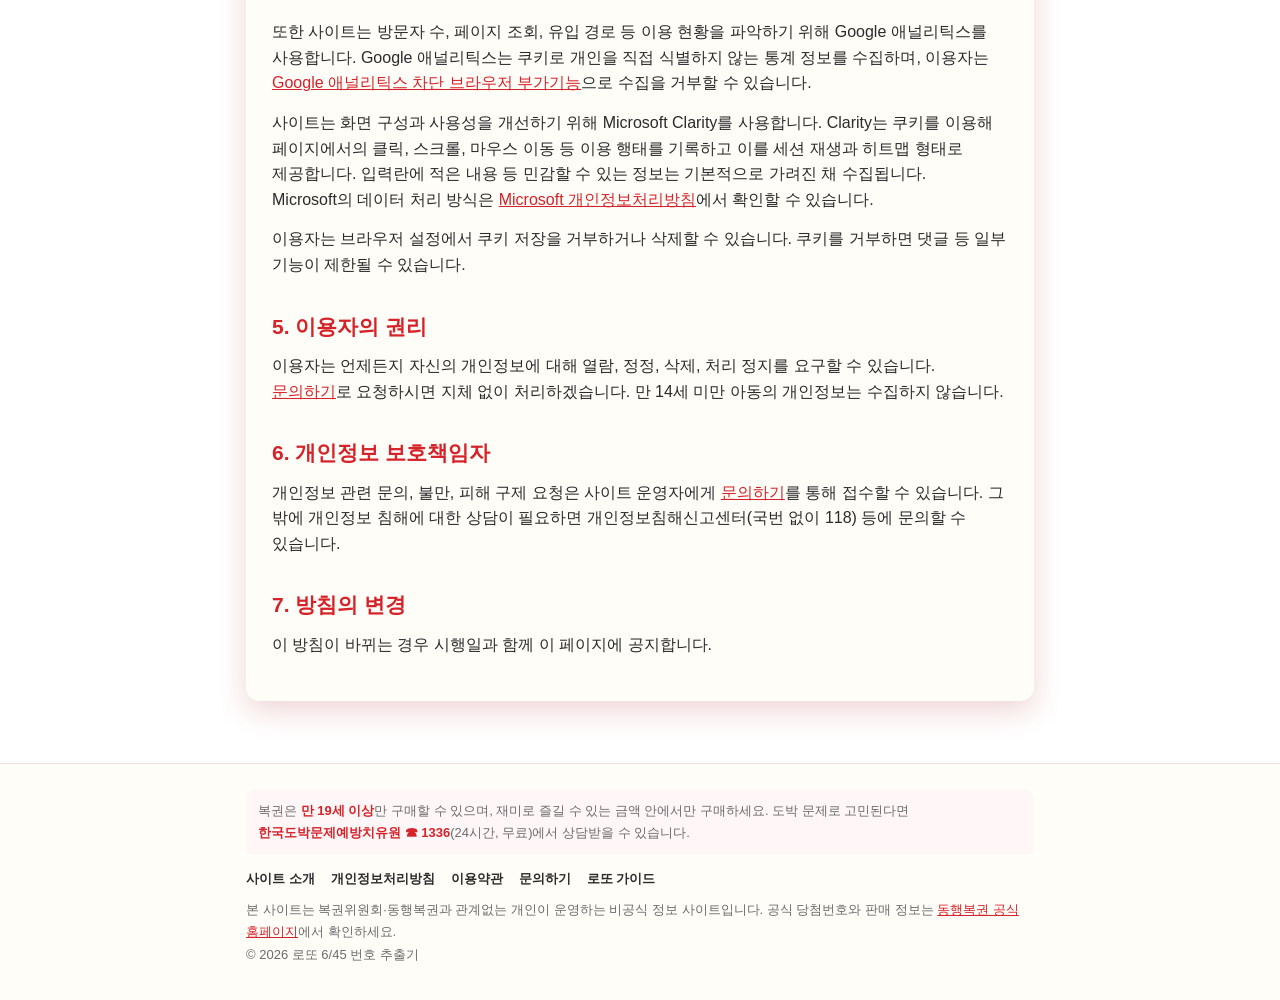
<file: privacy.html>
<!DOCTYPE html>
<html lang="ko">
<head>
<!-- Google tag (gtag.js) -->
<script async src="https://www.googletagmanager.com/gtag/js?id=G-1ZV3DK69JF"></script>
<script>
  window.dataLayer = window.dataLayer || [];
  function gtag(){dataLayer.push(arguments);}
  gtag('js', new Date());

  gtag('config', 'G-1ZV3DK69JF');
</script>
<!-- Microsoft Clarity -->
<script type="text/javascript">
    (function(c,l,a,r,i,t,y){
        c[a]=c[a]||function(){(c[a].q=c[a].q||[]).push(arguments)};
        t=l.createElement(r);t.async=1;t.src="https://www.clarity.ms/tag/"+i;
        y=l.getElementsByTagName(r)[0];y.parentNode.insertBefore(t,y);
    })(window, document, "clarity", "script", "yz5sngi2xs");
</script>
<meta charset="UTF-8">
<meta name="viewport" content="width=device-width, initial-scale=1.0">
<title>개인정보처리방침 | 로또 6/45 번호 추출기</title>
<meta name="description" content="로또 6/45 번호 추출기의 개인정보처리방침입니다. 수집 항목, 이용 목적, 보유 기간, 쿠키와 Google 광고, 외부 서비스, 이용자 권리를 안내합니다.">
<meta property="og:type" content="website">
<meta property="og:site_name" content="로또 6/45 번호 추출기">
<meta property="og:locale" content="ko_KR">
<meta property="og:title" content="개인정보처리방침">
<meta property="og:description" content="로또 6/45 번호 추출기의 개인정보처리방침입니다. 수집 항목, 이용 목적, 보유 기간, 쿠키와 Google 광고, 외부 서비스, 이용자 권리를 안내합니다.">
<meta name="theme-color" content="#d6232a">
<link rel="icon" href="assets/favicon.svg" type="image/svg+xml">
<link rel="stylesheet" href="assets/style.css">
<script>
  // 저장된 테마 또는 시스템 설정을 렌더링 전에 적용 (깜빡임 방지)
  (function () {
    let t = null;
    try { t = localStorage.getItem("theme"); } catch (e) {}
    if (t !== "dark" && t !== "light") t = matchMedia("(prefers-color-scheme: dark)").matches ? "dark" : "light";
    document.documentElement.dataset.theme = t;
  })();
</script>
</head>
<body>
<a class="skip" href="#content">본문 바로가기</a>
<header class="site-header">
  <div class="wrap top">
    <a class="brand" href="index.html"><span class="mark">로또</span>6/45 번호 추출기</a>
    <button id="theme" type="button" aria-label="테마 전환"><span class="icon"></span><span class="text"></span></button>
  </div>
  <nav class="site-nav wrap" aria-label="주요 메뉴">
    <ul>
      <li><a href="index.html">번호 추출기</a></li>
      <li><a href="simulator.html">당첨 시뮬레이터</a></li>
      <li><a href="guide/index.html">로또 가이드</a></li>
      <li><a href="about.html">사이트 소개</a></li>
      <li><a href="contact.html">문의하기</a></li>
    </ul>
  </nav>
</header>

<main id="content">
  <div class="wrap">
    <article class="card prose">
      <h1>개인정보처리방침</h1>
      <p class="meta">시행일: 2026년 10월 17일</p>
      <p>로또 6/45 번호 추출기(이하 “사이트”)는 이용자의 개인정보를 중요하게 생각하며, 「개인정보 보호법」 등 관련 법령을 지킵니다. 이 방침은 사이트가 어떤 정보를 어떻게 다루는지 설명합니다.</p>

      <h2>1. 수집하는 정보와 이용 목적</h2>
      <div class="table-wrap">
        <table>
          <thead><tr><th>구분</th><th>항목</th><th>목적</th></tr></thead>
          <tbody>
            <tr><td>문의하기</td><td>이름 또는 회사명, 이메일, 문의 유형, 문의 내용</td><td>문의 확인 및 답변</td></tr>
            <tr><td>댓글(선택)</td><td>Disqus 계정 정보 또는 이용자가 입력한 이름·이메일, 댓글 내용</td><td>댓글 게시 및 관리</td></tr>
            <tr><td>자동 수집</td><td>접속 기록, IP 주소, 브라우저 종류, 쿠키</td><td>사이트 운영, 보안, 광고 제공 및 방문 통계 분석</td></tr>
          </tbody>
        </table>
      </div>
      <p><strong>번호 추출기와 시뮬레이터에 입력하거나 생성한 번호는 수집하지 않습니다.</strong> 이 계산은 모두 이용자의 브라우저 안에서만 이루어집니다. 화면 테마(다크/라이트) 설정은 이용자 브라우저의 로컬 저장소에만 저장되며 사이트로 전송되지 않습니다.</p>

      <h2>2. 보유 및 파기</h2>
      <p>문의 내용은 답변이 끝난 뒤 1년간 보관하고 이후 지체 없이 삭제합니다. 다만 법령에 따라 보관해야 하는 경우에는 그 기간 동안 보관합니다. 이용자가 삭제를 요청하면 즉시 삭제합니다.</p>

      <h2>3. 개인정보 처리 위탁 및 국외 이전</h2>
      <p>사이트는 기능 제공을 위해 다음 외부 서비스를 이용하며, 이 과정에서 정보가 해당 업체의 해외 서버(주로 미국)에 저장될 수 있습니다.</p>
      <div class="table-wrap">
        <table>
          <thead><tr><th>업체</th><th>위탁 업무</th><th>이전 항목</th></tr></thead>
          <tbody>
            <tr><td>Formspree, Inc.</td><td>문의 양식 접수 및 전달</td><td>문의하기 입력 항목</td></tr>
            <tr><td>Disqus, Inc.</td><td>댓글 기능 제공</td><td>댓글 작성 정보, 쿠키</td></tr>
            <tr><td>Microsoft Corporation</td><td>이용 행태 분석(Microsoft Clarity)</td><td>쿠키, 기기·접속 정보, 페이지 내 클릭·스크롤·마우스 이동 기록</td></tr>
            <tr><td>Google LLC</td><td>광고 게재(Google 애드센스), 방문 통계 분석(Google 애널리틱스)</td><td>쿠키, 기기·접속 정보</td></tr>
          </tbody>
        </table>
      </div>
      <p>각 업체의 개인정보 처리는 해당 업체의 개인정보처리방침을 따릅니다. 사이트는 위 경우를 제외하고 이용자의 개인정보를 제3자에게 제공하지 않습니다.</p>

      <h2>4. 쿠키와 광고</h2>
      <p>사이트는 Google 애드센스를 통해 광고를 게재할 수 있습니다. Google을 비롯한 제3자 광고 업체는 쿠키를 사용해 이용자가 이 사이트나 다른 웹사이트를 방문한 기록을 바탕으로 광고를 게재합니다.</p>
      <ul>
        <li>Google은 광고 쿠키를 사용하여 이용자의 사이트 방문 기록을 바탕으로 이용자에게 맞는 광고를 보여 줄 수 있습니다.</li>
        <li>이용자는 <a href="https://adssettings.google.com" rel="noopener" target="_blank">Google 광고 설정</a>에서 맞춤 광고를 사용하지 않도록 설정할 수 있습니다.</li>
        <li>제3자 업체의 맞춤 광고 쿠키는 <a href="https://www.aboutads.info/choices" rel="noopener" target="_blank">www.aboutads.info</a>에서 해제할 수 있습니다.</li>
        <li>Google이 광고와 관련해 데이터를 사용하는 방식은 <a href="https://policies.google.com/technologies/partner-sites" rel="noopener" target="_blank">Google 파트너 사이트 데이터 사용 정책</a>에서 확인할 수 있습니다.</li>
      </ul>
      <p>또한 사이트는 방문자 수, 페이지 조회, 유입 경로 등 이용 현황을 파악하기 위해 Google 애널리틱스를 사용합니다. Google 애널리틱스는 쿠키로 개인을 직접 식별하지 않는 통계 정보를 수집하며, 이용자는 <a href="https://tools.google.com/dlpage/gaoptout" rel="noopener" target="_blank">Google 애널리틱스 차단 브라우저 부가기능</a>으로 수집을 거부할 수 있습니다.</p>
      <p>사이트는 화면 구성과 사용성을 개선하기 위해 Microsoft Clarity를 사용합니다. Clarity는 쿠키를 이용해 페이지에서의 클릭, 스크롤, 마우스 이동 등 이용 행태를 기록하고 이를 세션 재생과 히트맵 형태로 제공합니다. 입력란에 적은 내용 등 민감할 수 있는 정보는 기본적으로 가려진 채 수집됩니다. Microsoft의 데이터 처리 방식은 <a href="https://privacy.microsoft.com/ko-kr/privacystatement" rel="noopener" target="_blank">Microsoft 개인정보처리방침</a>에서 확인할 수 있습니다.</p>
      <p>이용자는 브라우저 설정에서 쿠키 저장을 거부하거나 삭제할 수 있습니다. 쿠키를 거부하면 댓글 등 일부 기능이 제한될 수 있습니다.</p>

      <h2>5. 이용자의 권리</h2>
      <p>이용자는 언제든지 자신의 개인정보에 대해 열람, 정정, 삭제, 처리 정지를 요구할 수 있습니다. <a href="contact.html">문의하기</a>로 요청하시면 지체 없이 처리하겠습니다. 만 14세 미만 아동의 개인정보는 수집하지 않습니다.</p>

      <h2>6. 개인정보 보호책임자</h2>
      <p>개인정보 관련 문의, 불만, 피해 구제 요청은 사이트 운영자에게 <a href="contact.html">문의하기</a>를 통해 접수할 수 있습니다. 그 밖에 개인정보 침해에 대한 상담이 필요하면 개인정보침해신고센터(국번 없이 118) 등에 문의할 수 있습니다.</p>

      <h2>7. 방침의 변경</h2>
      <p>이 방침이 바뀌는 경우 시행일과 함께 이 페이지에 공지합니다.</p>
    </article>
  </div>
</main>

<footer class="site-footer">
  <div class="wrap">
    <p class="resp">복권은 <b>만 19세 이상</b>만 구매할 수 있으며, 재미로 즐길 수 있는 금액 안에서만 구매하세요. 도박 문제로 고민된다면 <b>한국도박문제예방치유원 ☎ 1336</b>(24시간, 무료)에서 상담받을 수 있습니다.</p>
    <nav aria-label="사이트 정보">
      <ul>
        <li><a href="about.html">사이트 소개</a></li>
        <li><a href="privacy.html">개인정보처리방침</a></li>
        <li><a href="terms.html">이용약관</a></li>
        <li><a href="contact.html">문의하기</a></li>
        <li><a href="guide/index.html">로또 가이드</a></li>
      </ul>
    </nav>
    <p>본 사이트는 복권위원회·동행복권과 관계없는 개인이 운영하는 비공식 정보 사이트입니다. 공식 당첨번호와 판매 정보는 <a href="https://dhlottery.co.kr" rel="noopener" target="_blank">동행복권 공식 홈페이지</a>에서 확인하세요.</p>
    <p>© 2026 로또 6/45 번호 추출기</p>
  </div>
</footer>

<div class="toast" id="toast" role="status" aria-live="polite"></div>
<script src="assets/site.js"></script>
</body>
</html>
</file>
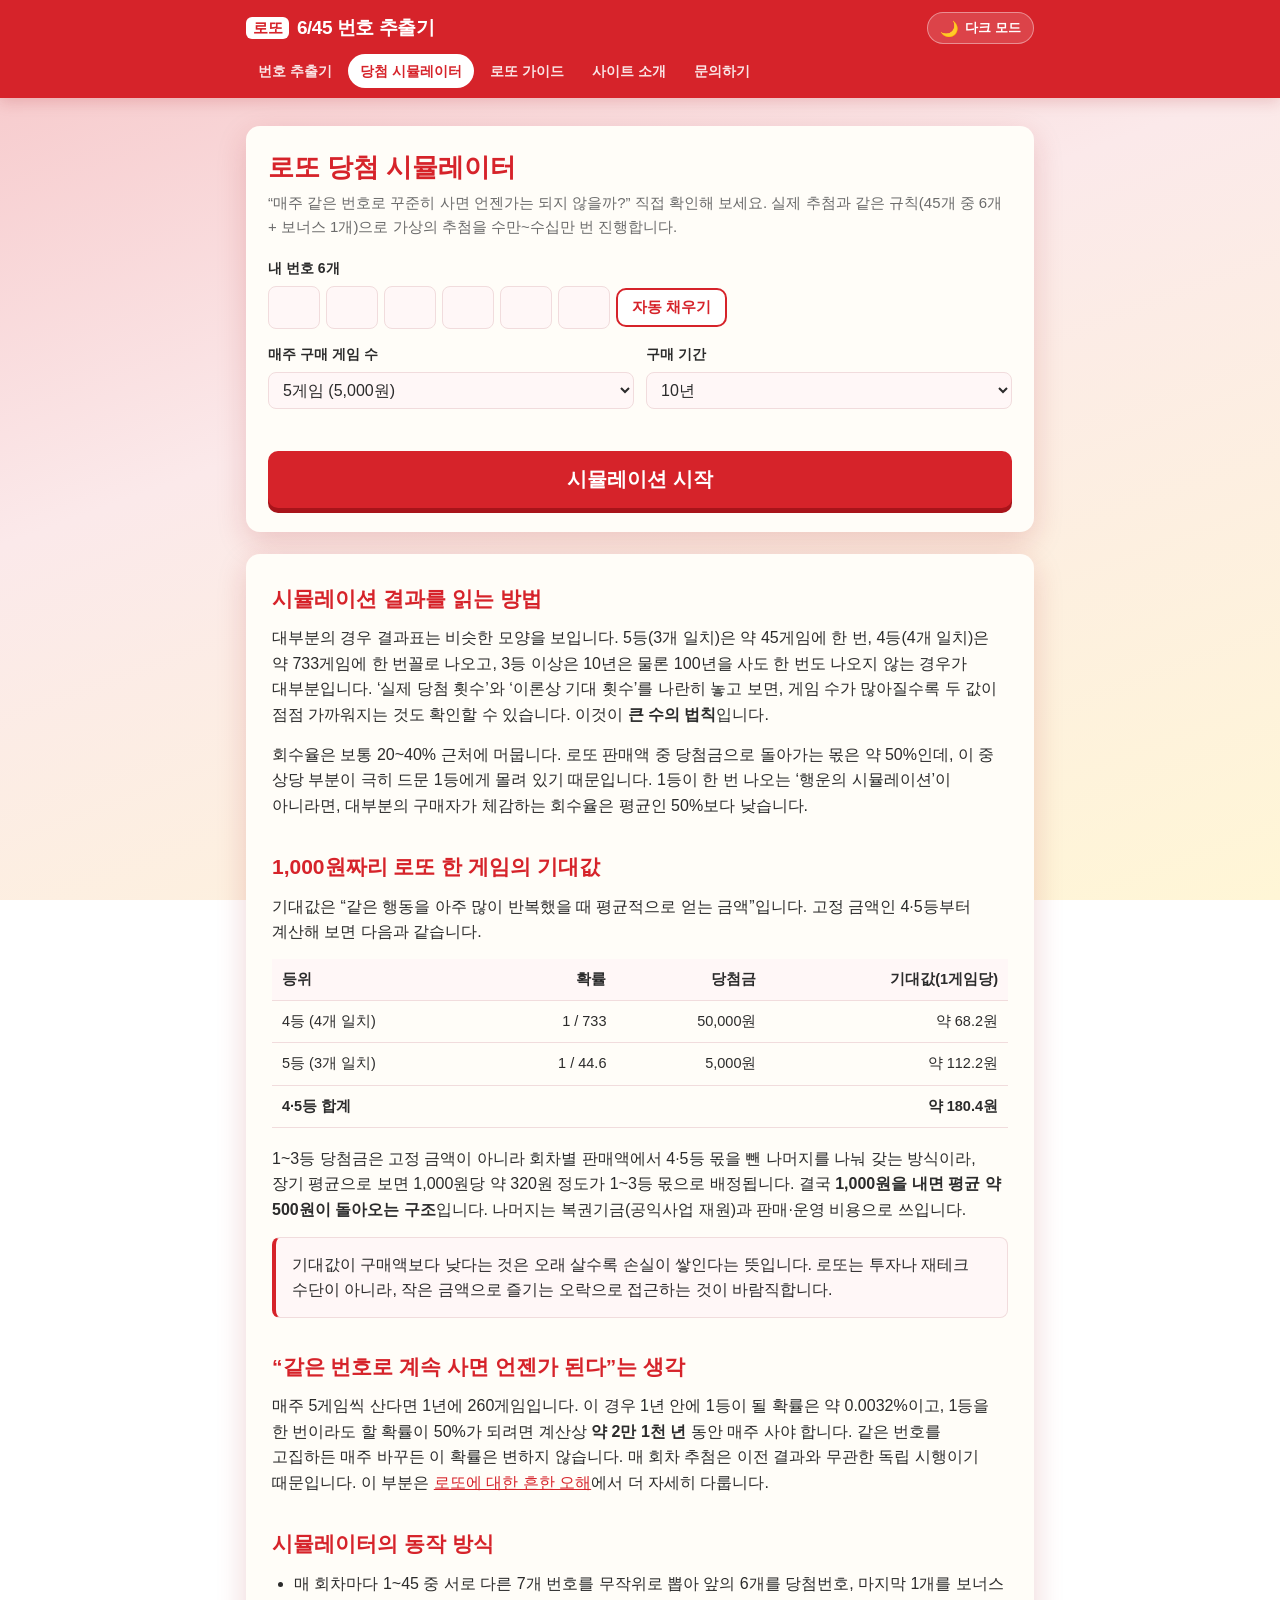
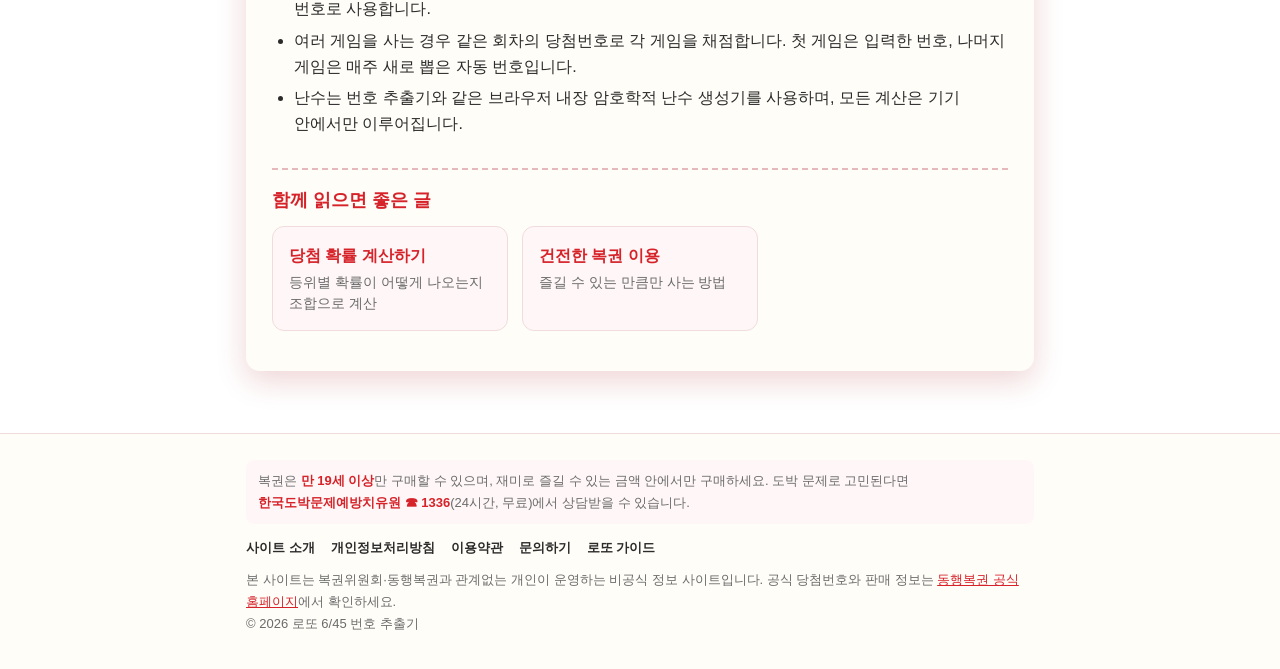
<file: simulator.html>
<!DOCTYPE html>
<html lang="ko">
<head>
<!-- Google tag (gtag.js) -->
<script async src="https://www.googletagmanager.com/gtag/js?id=G-1ZV3DK69JF"></script>
<script>
  window.dataLayer = window.dataLayer || [];
  function gtag(){dataLayer.push(arguments);}
  gtag('js', new Date());

  gtag('config', 'G-1ZV3DK69JF');
</script>
<!-- Microsoft Clarity -->
<script type="text/javascript">
    (function(c,l,a,r,i,t,y){
        c[a]=c[a]||function(){(c[a].q=c[a].q||[]).push(arguments)};
        t=l.createElement(r);t.async=1;t.src="https://www.clarity.ms/tag/"+i;
        y=l.getElementsByTagName(r)[0];y.parentNode.insertBefore(t,y);
    })(window, document, "clarity", "script", "yz5sngi2xs");
</script>
<meta charset="UTF-8">
<meta name="viewport" content="width=device-width, initial-scale=1.0">
<title>로또 당첨 시뮬레이터 – 10년, 100년 동안 사면 어떻게 될까? | 로또 6/45 번호 추출기</title>
<meta name="description" content="내 번호로 로또를 수십 년 동안 매주 샀을 때의 결과를 브라우저에서 직접 시뮬레이션합니다. 등위별 당첨 횟수, 총 구매액, 회수율과 이론 기대값을 비교해 보세요.">
<meta property="og:type" content="website">
<meta property="og:site_name" content="로또 6/45 번호 추출기">
<meta property="og:locale" content="ko_KR">
<meta property="og:title" content="로또 당첨 시뮬레이터 – 10년, 100년 동안 사면 어떻게 될까?">
<meta property="og:description" content="내 번호로 로또를 수십 년 동안 매주 샀을 때의 결과를 브라우저에서 직접 시뮬레이션합니다. 등위별 당첨 횟수, 총 구매액, 회수율과 이론 기대값을 비교해 보세요.">
<meta name="theme-color" content="#d6232a">
<link rel="icon" href="assets/favicon.svg" type="image/svg+xml">
<link rel="stylesheet" href="assets/style.css">
<script>
  // 저장된 테마 또는 시스템 설정을 렌더링 전에 적용 (깜빡임 방지)
  (function () {
    let t = null;
    try { t = localStorage.getItem("theme"); } catch (e) {}
    if (t !== "dark" && t !== "light") t = matchMedia("(prefers-color-scheme: dark)").matches ? "dark" : "light";
    document.documentElement.dataset.theme = t;
  })();
</script>
<!-- Google AdSense: 게시자 ID를 받은 뒤 아래 주석을 풀고 ca-pub-0000000000000000 을 본인 ID로 바꾸세요 (콘텐츠 페이지에만 넣습니다)
<script async src="https://pagead2.googlesyndication.com/pagead/js/adsbygoogle.js?client=ca-pub-0000000000000000" crossorigin="anonymous"></script>
-->
<script type="application/ld+json">
{
 "@context": "https://schema.org",
 "@type": "WebApplication",
 "name": "로또 당첨 시뮬레이터",
 "applicationCategory": "EducationalApplication",
 "operatingSystem": "All",
 "inLanguage": "ko",
 "offers": {
  "@type": "Offer",
  "price": "0",
  "priceCurrency": "KRW"
 }
}
</script>
</head>
<body>
<a class="skip" href="#content">본문 바로가기</a>
<header class="site-header">
  <div class="wrap top">
    <a class="brand" href="index.html"><span class="mark">로또</span>6/45 번호 추출기</a>
    <button id="theme" type="button" aria-label="테마 전환"><span class="icon"></span><span class="text"></span></button>
  </div>
  <nav class="site-nav wrap" aria-label="주요 메뉴">
    <ul>
      <li><a href="index.html">번호 추출기</a></li>
      <li><a href="simulator.html" aria-current="page">당첨 시뮬레이터</a></li>
      <li><a href="guide/index.html">로또 가이드</a></li>
      <li><a href="about.html">사이트 소개</a></li>
      <li><a href="contact.html">문의하기</a></li>
    </ul>
  </nav>
</header>

<main id="content">
  <div class="wrap">
    <section class="card sim" aria-labelledby="sim-title">
      <h1 id="sim-title">로또 당첨 시뮬레이터</h1>
      <p class="desc">“매주 같은 번호로 꾸준히 사면 언젠가는 되지 않을까?” 직접 확인해 보세요. 실제 추첨과 같은 규칙(45개 중 6개 + 보너스 1개)으로 가상의 추첨을 수만~수십만 번 진행합니다.</p>

      <form class="sim-form" id="sim-form" novalidate>
        <div class="group">
          <span>내 번호 6개</span>
          <div class="pick-inputs" id="pick">
            <input type="number" min="1" max="45" inputmode="numeric" aria-label="첫 번째 번호">
            <input type="number" min="1" max="45" inputmode="numeric" aria-label="두 번째 번호">
            <input type="number" min="1" max="45" inputmode="numeric" aria-label="세 번째 번호">
            <input type="number" min="1" max="45" inputmode="numeric" aria-label="네 번째 번호">
            <input type="number" min="1" max="45" inputmode="numeric" aria-label="다섯 번째 번호">
            <input type="number" min="1" max="45" inputmode="numeric" aria-label="여섯 번째 번호">
            <button type="button" class="btn-sub" id="auto" style="padding:8px 14px">자동 채우기</button>
          </div>
        </div>
        <div class="sim-row">
          <label class="group"><span>매주 구매 게임 수</span>
            <select id="per-week">
              <option value="1">1게임 (1,000원)</option>
              <option value="5" selected>5게임 (5,000원)</option>
              <option value="10">10게임 (10,000원)</option>
            </select>
          </label>
          <label class="group"><span>구매 기간</span>
            <select id="years">
              <option value="1">1년 (52주)</option>
              <option value="10" selected>10년</option>
              <option value="30">30년</option>
              <option value="100">100년</option>
              <option value="1000">1,000년</option>
            </select>
          </label>
        </div>
        <p class="form-error" id="sim-error" role="alert"></p>
        <button type="submit" class="btn-main" id="run">시뮬레이션 시작</button>
      </form>
      <div class="progress" id="progress" aria-hidden="true"><i></i></div>

      <div class="sim-result" id="result" aria-live="polite">
        <div class="kpis">
          <div class="kpi"><span>총 구매액</span><b id="k-spent">-</b></div>
          <div class="kpi"><span>총 당첨금(가정치 포함)</span><b id="k-won">-</b></div>
          <div class="kpi"><span>손익</span><b id="k-net">-</b></div>
          <div class="kpi"><span>회수율</span><b id="k-rate">-</b></div>
        </div>
        <div class="table-wrap">
          <table>
            <thead><tr><th>등위</th><th>실제 당첨 횟수</th><th>이론상 기대 횟수</th><th>당첨금 합계</th></tr></thead>
            <tbody id="rank-body"></tbody>
          </table>
        </div>
        <p class="note">4·5등은 실제와 같은 고정 금액(5만 원, 5천 원)입니다. 1~3등은 회차마다 금액이 달라지므로 1등 20억 원, 2등 6,000만 원, 3등 150만 원(세전)으로 가정해 계산했습니다. 세금은 반영하지 않았습니다.</p>
      </div>
    </section>

    <article class="card prose">
      <h2>시뮬레이션 결과를 읽는 방법</h2>
      <p>대부분의 경우 결과표는 비슷한 모양을 보입니다. 5등(3개 일치)은 약 45게임에 한 번, 4등(4개 일치)은 약 733게임에 한 번꼴로 나오고, 3등 이상은 10년은 물론 100년을 사도 한 번도 나오지 않는 경우가 대부분입니다. ‘실제 당첨 횟수’와 ‘이론상 기대 횟수’를 나란히 놓고 보면, 게임 수가 많아질수록 두 값이 점점 가까워지는 것도 확인할 수 있습니다. 이것이 <strong>큰 수의 법칙</strong>입니다.</p>
      <p>회수율은 보통 20~40% 근처에 머뭅니다. 로또 판매액 중 당첨금으로 돌아가는 몫은 약 50%인데, 이 중 상당 부분이 극히 드문 1등에게 몰려 있기 때문입니다. 1등이 한 번 나오는 ‘행운의 시뮬레이션’이 아니라면, 대부분의 구매자가 체감하는 회수율은 평균인 50%보다 낮습니다.</p>

      <h2>1,000원짜리 로또 한 게임의 기대값</h2>
      <p>기대값은 “같은 행동을 아주 많이 반복했을 때 평균적으로 얻는 금액”입니다. 고정 금액인 4·5등부터 계산해 보면 다음과 같습니다.</p>
      <div class="table-wrap">
        <table>
          <thead><tr><th>등위</th><th class="num">확률</th><th class="num">당첨금</th><th class="num">기대값(1게임당)</th></tr></thead>
          <tbody>
            <tr><td>4등 (4개 일치)</td><td class="num">1 / 733</td><td class="num">50,000원</td><td class="num">약 68.2원</td></tr>
            <tr><td>5등 (3개 일치)</td><td class="num">1 / 44.6</td><td class="num">5,000원</td><td class="num">약 112.2원</td></tr>
            <tr><td><strong>4·5등 합계</strong></td><td class="num"></td><td class="num"></td><td class="num"><strong>약 180.4원</strong></td></tr>
          </tbody>
        </table>
      </div>
      <p>1~3등 당첨금은 고정 금액이 아니라 회차별 판매액에서 4·5등 몫을 뺀 나머지를 나눠 갖는 방식이라, 장기 평균으로 보면 1,000원당 약 320원 정도가 1~3등 몫으로 배정됩니다. 결국 <strong>1,000원을 내면 평균 약 500원이 돌아오는 구조</strong>입니다. 나머지는 복권기금(공익사업 재원)과 판매·운영 비용으로 쓰입니다.</p>
      <div class="callout">
        <p>기대값이 구매액보다 낮다는 것은 오래 살수록 손실이 쌓인다는 뜻입니다. 로또는 투자나 재테크 수단이 아니라, 작은 금액으로 즐기는 오락으로 접근하는 것이 바람직합니다.</p>
      </div>

      <h2>“같은 번호로 계속 사면 언젠가 된다”는 생각</h2>
      <p>매주 5게임씩 산다면 1년에 260게임입니다. 이 경우 1년 안에 1등이 될 확률은 약 0.0032%이고, 1등을 한 번이라도 할 확률이 50%가 되려면 계산상 <strong>약 2만 1천 년</strong> 동안 매주 사야 합니다. 같은 번호를 고집하든 매주 바꾸든 이 확률은 변하지 않습니다. 매 회차 추첨은 이전 결과와 무관한 독립 시행이기 때문입니다. 이 부분은 <a href="guide/myths.html">로또에 대한 흔한 오해</a>에서 더 자세히 다룹니다.</p>

      <h2>시뮬레이터의 동작 방식</h2>
      <ul>
        <li>매 회차마다 1~45 중 서로 다른 7개 번호를 무작위로 뽑아 앞의 6개를 당첨번호, 마지막 1개를 보너스 번호로 사용합니다.</li>
        <li>여러 게임을 사는 경우 같은 회차의 당첨번호로 각 게임을 채점합니다. 첫 게임은 입력한 번호, 나머지 게임은 매주 새로 뽑은 자동 번호입니다.</li>
        <li>난수는 번호 추출기와 같은 브라우저 내장 암호학적 난수 생성기를 사용하며, 모든 계산은 기기 안에서만 이루어집니다.</li>
      </ul>

      <div class="related">
        <h2>함께 읽으면 좋은 글</h2>
        <div class="guide-list">
          <a href="guide/probability.html"><strong>당첨 확률 계산하기</strong><span>등위별 확률이 어떻게 나오는지 조합으로 계산</span></a>
          <a href="guide/responsible-play.html"><strong>건전한 복권 이용</strong><span>즐길 수 있는 만큼만 사는 방법</span></a>
        </div>
      </div>
    </article>
  </div>
</main>

<footer class="site-footer">
  <div class="wrap">
    <p class="resp">복권은 <b>만 19세 이상</b>만 구매할 수 있으며, 재미로 즐길 수 있는 금액 안에서만 구매하세요. 도박 문제로 고민된다면 <b>한국도박문제예방치유원 ☎ 1336</b>(24시간, 무료)에서 상담받을 수 있습니다.</p>
    <nav aria-label="사이트 정보">
      <ul>
        <li><a href="about.html">사이트 소개</a></li>
        <li><a href="privacy.html">개인정보처리방침</a></li>
        <li><a href="terms.html">이용약관</a></li>
        <li><a href="contact.html">문의하기</a></li>
        <li><a href="guide/index.html">로또 가이드</a></li>
      </ul>
    </nav>
    <p>본 사이트는 복권위원회·동행복권과 관계없는 개인이 운영하는 비공식 정보 사이트입니다. 공식 당첨번호와 판매 정보는 <a href="https://dhlottery.co.kr" rel="noopener" target="_blank">동행복권 공식 홈페이지</a>에서 확인하세요.</p>
    <p>© 2026 로또 6/45 번호 추출기</p>
  </div>
</footer>

<div class="toast" id="toast" role="status" aria-live="polite"></div>
<script src="assets/site.js"></script>
<script>
  const pickEls = [...document.querySelectorAll("#pick input")];
  const errEl = document.getElementById("sim-error");
  const runBtn = document.getElementById("run");
  const progress = document.getElementById("progress");
  const bar = progress.querySelector("i");
  const PRIZE = [0, 2000000000, 60000000, 1500000, 50000, 5000];
  const TOTAL = 8145060;
  const PROB = [0, 1 / TOTAL, 6 / TOTAL, 228 / TOTAL, 11115 / TOTAL, 182780 / TOTAL];
  const won = n => n.toLocaleString("ko-KR") + "원";

  // 난수를 묶음으로 받아 호출 비용을 줄임
  const rbuf = new Uint32Array(4096);
  let rpos = rbuf.length;
  function fastRand(max) {
    const limit = Math.floor(0x100000000 / max) * max;
    let v;
    do {
      if (rpos === rbuf.length) { crypto.getRandomValues(rbuf); rpos = 0; }
      v = rbuf[rpos++];
    } while (v >= limit);
    return v % max;
  }

  const balls = Array.from({ length: 45 }, (_, i) => i + 1);
  // 부분 피셔-예이츠 셔플로 앞쪽 k개를 무작위 비복원 추출
  function drawK(k) {
    for (let i = 0; i < k; i++) {
      const j = i + fastRand(45 - i);
      const t = balls[i]; balls[i] = balls[j]; balls[j] = t;
    }
    return balls;
  }
  // 게임 번호는 길이 46의 표시 배열로 다룸 (set[n] === 1 이면 포함)
  const autoSet = new Uint8Array(46);
  function randomTicket() {
    autoSet.fill(0);
    const b = drawK(6);
    for (let i = 0; i < 6; i++) autoSet[b[i]] = 1;
    return autoSet;
  }
  function toSet(nums) {
    const set = new Uint8Array(46);
    nums.forEach(n => set[n] = 1);
    return set;
  }

  document.getElementById("auto").addEventListener("click", () => {
    const b = drawK(6).slice(0, 6).sort((a, c) => a - c);
    pickEls.forEach((el, i) => el.value = b[i]);
    errEl.textContent = "";
  });

  function rankOf(set, win, bonus) {
    let hit = 0;
    for (let i = 0; i < 6; i++) hit += set[win[i]];
    if (hit === 6) return 1;
    if (hit === 5) return set[bonus] ? 2 : 3;
    if (hit === 4) return 4;
    if (hit === 3) return 5;
    return 0;
  }

  document.getElementById("sim-form").addEventListener("submit", e => {
    e.preventDefault();
    const nums = pickEls.map(el => Number(el.value));
    if (nums.some(n => !Number.isInteger(n) || n < 1 || n > 45)) {
      errEl.textContent = "1~45 사이의 번호 6개를 모두 입력하거나 ‘자동 채우기’를 눌러 주세요.";
      return;
    }
    if (new Set(nums).size !== 6) { errEl.textContent = "서로 다른 번호 6개를 입력해 주세요."; return; }
    errEl.textContent = "";
    run(toSet(nums), +document.getElementById("per-week").value, +document.getElementById("years").value);
  });

  function run(mySet, perWeek, years) {
    const weeks = years * 52;
    const counts = [0, 0, 0, 0, 0, 0];
    let week = 0;
    runBtn.disabled = true;
    runBtn.textContent = "계산 중...";
    progress.classList.add("show");
    const CHUNK = Math.max(1, Math.floor(20000 / perWeek));
    function step() {
      const end = Math.min(weeks, week + CHUNK);
      for (; week < end; week++) {
        // randomTicket이 balls 순서를 바꾸므로 당첨번호는 복사해 둠
        const b = drawK(7);
        const win = b.slice(0, 6), bonus = b[6];
        counts[rankOf(mySet, win, bonus)]++;
        for (let g = 1; g < perWeek; g++) counts[rankOf(randomTicket(), win, bonus)]++;
      }
      bar.style.width = (week / weeks * 100) + "%";
      if (week < weeks) requestAnimationFrame(step);
      else finish(counts, weeks * perWeek);
    }
    requestAnimationFrame(step);
  }

  function finish(counts, games) {
    const spent = games * 1000;
    let total = 0;
    const rows = [];
    for (let r = 1; r <= 5; r++) {
      const sum = counts[r] * PRIZE[r];
      total += sum;
      const exp = games * PROB[r];
      rows.push(`<tr><td>${r}등</td><td>${counts[r].toLocaleString("ko-KR")}회</td><td>${exp < 0.01 ? exp.toExponential(1) : exp.toLocaleString("ko-KR", { maximumFractionDigits: 2 })}회</td><td>${won(sum)}</td></tr>`);
    }
    rows.push(`<tr><td>낙첨</td><td>${counts[0].toLocaleString("ko-KR")}회</td><td>${(games * (1 - PROB.slice(1).reduce((a, b) => a + b, 0))).toLocaleString("ko-KR", { maximumFractionDigits: 0 })}회</td><td>-</td></tr>`);
    document.getElementById("rank-body").innerHTML = rows.join("");
    const net = total - spent;
    document.getElementById("k-spent").textContent = won(spent);
    document.getElementById("k-won").textContent = won(total);
    const netEl = document.getElementById("k-net");
    netEl.textContent = (net > 0 ? "+" : "") + won(net);
    netEl.className = net < 0 ? "neg" : "pos";
    document.getElementById("k-rate").textContent = (total / spent * 100).toFixed(1) + "%";
    document.getElementById("result").classList.add("show");
    progress.classList.remove("show");
    bar.style.width = "0";
    runBtn.disabled = false;
    runBtn.textContent = "다시 시뮬레이션";
  }
</script>
</body>
</html>
</file>
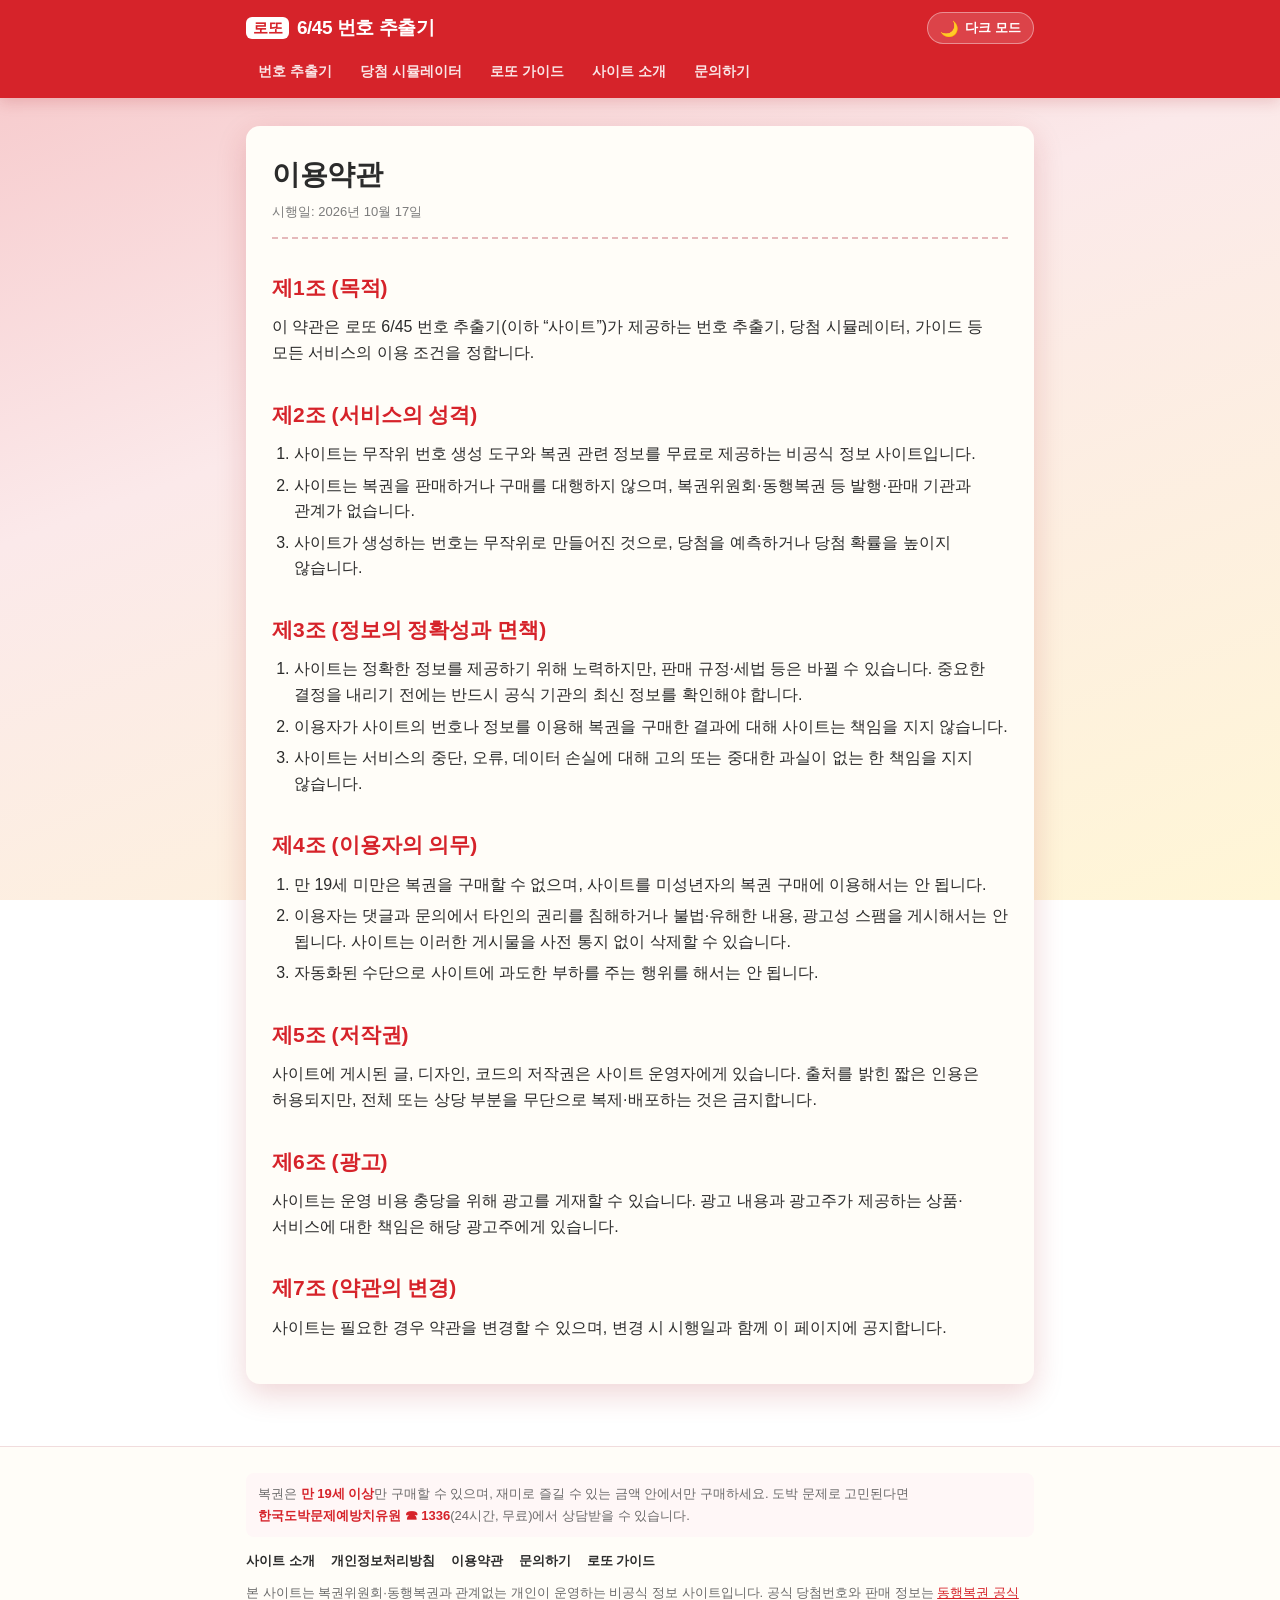
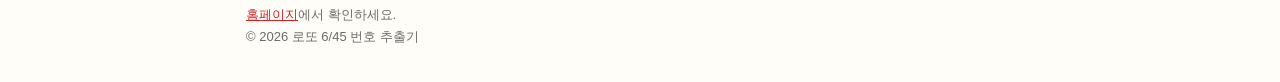
<file: terms.html>
<!DOCTYPE html>
<html lang="ko">
<head>
<!-- Google tag (gtag.js) -->
<script async src="https://www.googletagmanager.com/gtag/js?id=G-1ZV3DK69JF"></script>
<script>
  window.dataLayer = window.dataLayer || [];
  function gtag(){dataLayer.push(arguments);}
  gtag('js', new Date());

  gtag('config', 'G-1ZV3DK69JF');
</script>
<!-- Microsoft Clarity -->
<script type="text/javascript">
    (function(c,l,a,r,i,t,y){
        c[a]=c[a]||function(){(c[a].q=c[a].q||[]).push(arguments)};
        t=l.createElement(r);t.async=1;t.src="https://www.clarity.ms/tag/"+i;
        y=l.getElementsByTagName(r)[0];y.parentNode.insertBefore(t,y);
    })(window, document, "clarity", "script", "yz5sngi2xs");
</script>
<meta charset="UTF-8">
<meta name="viewport" content="width=device-width, initial-scale=1.0">
<title>이용약관 | 로또 6/45 번호 추출기</title>
<meta name="description" content="로또 6/45 번호 추출기의 이용약관입니다. 서비스의 성격, 면책 사항, 이용자의 의무, 저작권에 대해 안내합니다.">
<meta property="og:type" content="website">
<meta property="og:site_name" content="로또 6/45 번호 추출기">
<meta property="og:locale" content="ko_KR">
<meta property="og:title" content="이용약관">
<meta property="og:description" content="로또 6/45 번호 추출기의 이용약관입니다. 서비스의 성격, 면책 사항, 이용자의 의무, 저작권에 대해 안내합니다.">
<meta name="theme-color" content="#d6232a">
<link rel="icon" href="assets/favicon.svg" type="image/svg+xml">
<link rel="stylesheet" href="assets/style.css">
<script>
  // 저장된 테마 또는 시스템 설정을 렌더링 전에 적용 (깜빡임 방지)
  (function () {
    let t = null;
    try { t = localStorage.getItem("theme"); } catch (e) {}
    if (t !== "dark" && t !== "light") t = matchMedia("(prefers-color-scheme: dark)").matches ? "dark" : "light";
    document.documentElement.dataset.theme = t;
  })();
</script>
</head>
<body>
<a class="skip" href="#content">본문 바로가기</a>
<header class="site-header">
  <div class="wrap top">
    <a class="brand" href="index.html"><span class="mark">로또</span>6/45 번호 추출기</a>
    <button id="theme" type="button" aria-label="테마 전환"><span class="icon"></span><span class="text"></span></button>
  </div>
  <nav class="site-nav wrap" aria-label="주요 메뉴">
    <ul>
      <li><a href="index.html">번호 추출기</a></li>
      <li><a href="simulator.html">당첨 시뮬레이터</a></li>
      <li><a href="guide/index.html">로또 가이드</a></li>
      <li><a href="about.html">사이트 소개</a></li>
      <li><a href="contact.html">문의하기</a></li>
    </ul>
  </nav>
</header>

<main id="content">
  <div class="wrap">
    <article class="card prose">
      <h1>이용약관</h1>
      <p class="meta">시행일: 2026년 10월 17일</p>

      <h2>제1조 (목적)</h2>
      <p>이 약관은 로또 6/45 번호 추출기(이하 “사이트”)가 제공하는 번호 추출기, 당첨 시뮬레이터, 가이드 등 모든 서비스의 이용 조건을 정합니다.</p>

      <h2>제2조 (서비스의 성격)</h2>
      <ol>
        <li>사이트는 무작위 번호 생성 도구와 복권 관련 정보를 무료로 제공하는 비공식 정보 사이트입니다.</li>
        <li>사이트는 복권을 판매하거나 구매를 대행하지 않으며, 복권위원회·동행복권 등 발행·판매 기관과 관계가 없습니다.</li>
        <li>사이트가 생성하는 번호는 무작위로 만들어진 것으로, 당첨을 예측하거나 당첨 확률을 높이지 않습니다.</li>
      </ol>

      <h2>제3조 (정보의 정확성과 면책)</h2>
      <ol>
        <li>사이트는 정확한 정보를 제공하기 위해 노력하지만, 판매 규정·세법 등은 바뀔 수 있습니다. 중요한 결정을 내리기 전에는 반드시 공식 기관의 최신 정보를 확인해야 합니다.</li>
        <li>이용자가 사이트의 번호나 정보를 이용해 복권을 구매한 결과에 대해 사이트는 책임을 지지 않습니다.</li>
        <li>사이트는 서비스의 중단, 오류, 데이터 손실에 대해 고의 또는 중대한 과실이 없는 한 책임을 지지 않습니다.</li>
      </ol>

      <h2>제4조 (이용자의 의무)</h2>
      <ol>
        <li>만 19세 미만은 복권을 구매할 수 없으며, 사이트를 미성년자의 복권 구매에 이용해서는 안 됩니다.</li>
        <li>이용자는 댓글과 문의에서 타인의 권리를 침해하거나 불법·유해한 내용, 광고성 스팸을 게시해서는 안 됩니다. 사이트는 이러한 게시물을 사전 통지 없이 삭제할 수 있습니다.</li>
        <li>자동화된 수단으로 사이트에 과도한 부하를 주는 행위를 해서는 안 됩니다.</li>
      </ol>

      <h2>제5조 (저작권)</h2>
      <p>사이트에 게시된 글, 디자인, 코드의 저작권은 사이트 운영자에게 있습니다. 출처를 밝힌 짧은 인용은 허용되지만, 전체 또는 상당 부분을 무단으로 복제·배포하는 것은 금지합니다.</p>

      <h2>제6조 (광고)</h2>
      <p>사이트는 운영 비용 충당을 위해 광고를 게재할 수 있습니다. 광고 내용과 광고주가 제공하는 상품·서비스에 대한 책임은 해당 광고주에게 있습니다.</p>

      <h2>제7조 (약관의 변경)</h2>
      <p>사이트는 필요한 경우 약관을 변경할 수 있으며, 변경 시 시행일과 함께 이 페이지에 공지합니다.</p>
    </article>
  </div>
</main>

<footer class="site-footer">
  <div class="wrap">
    <p class="resp">복권은 <b>만 19세 이상</b>만 구매할 수 있으며, 재미로 즐길 수 있는 금액 안에서만 구매하세요. 도박 문제로 고민된다면 <b>한국도박문제예방치유원 ☎ 1336</b>(24시간, 무료)에서 상담받을 수 있습니다.</p>
    <nav aria-label="사이트 정보">
      <ul>
        <li><a href="about.html">사이트 소개</a></li>
        <li><a href="privacy.html">개인정보처리방침</a></li>
        <li><a href="terms.html">이용약관</a></li>
        <li><a href="contact.html">문의하기</a></li>
        <li><a href="guide/index.html">로또 가이드</a></li>
      </ul>
    </nav>
    <p>본 사이트는 복권위원회·동행복권과 관계없는 개인이 운영하는 비공식 정보 사이트입니다. 공식 당첨번호와 판매 정보는 <a href="https://dhlottery.co.kr" rel="noopener" target="_blank">동행복권 공식 홈페이지</a>에서 확인하세요.</p>
    <p>© 2026 로또 6/45 번호 추출기</p>
  </div>
</footer>

<div class="toast" id="toast" role="status" aria-live="polite"></div>
<script src="assets/site.js"></script>
</body>
</html>
</file>
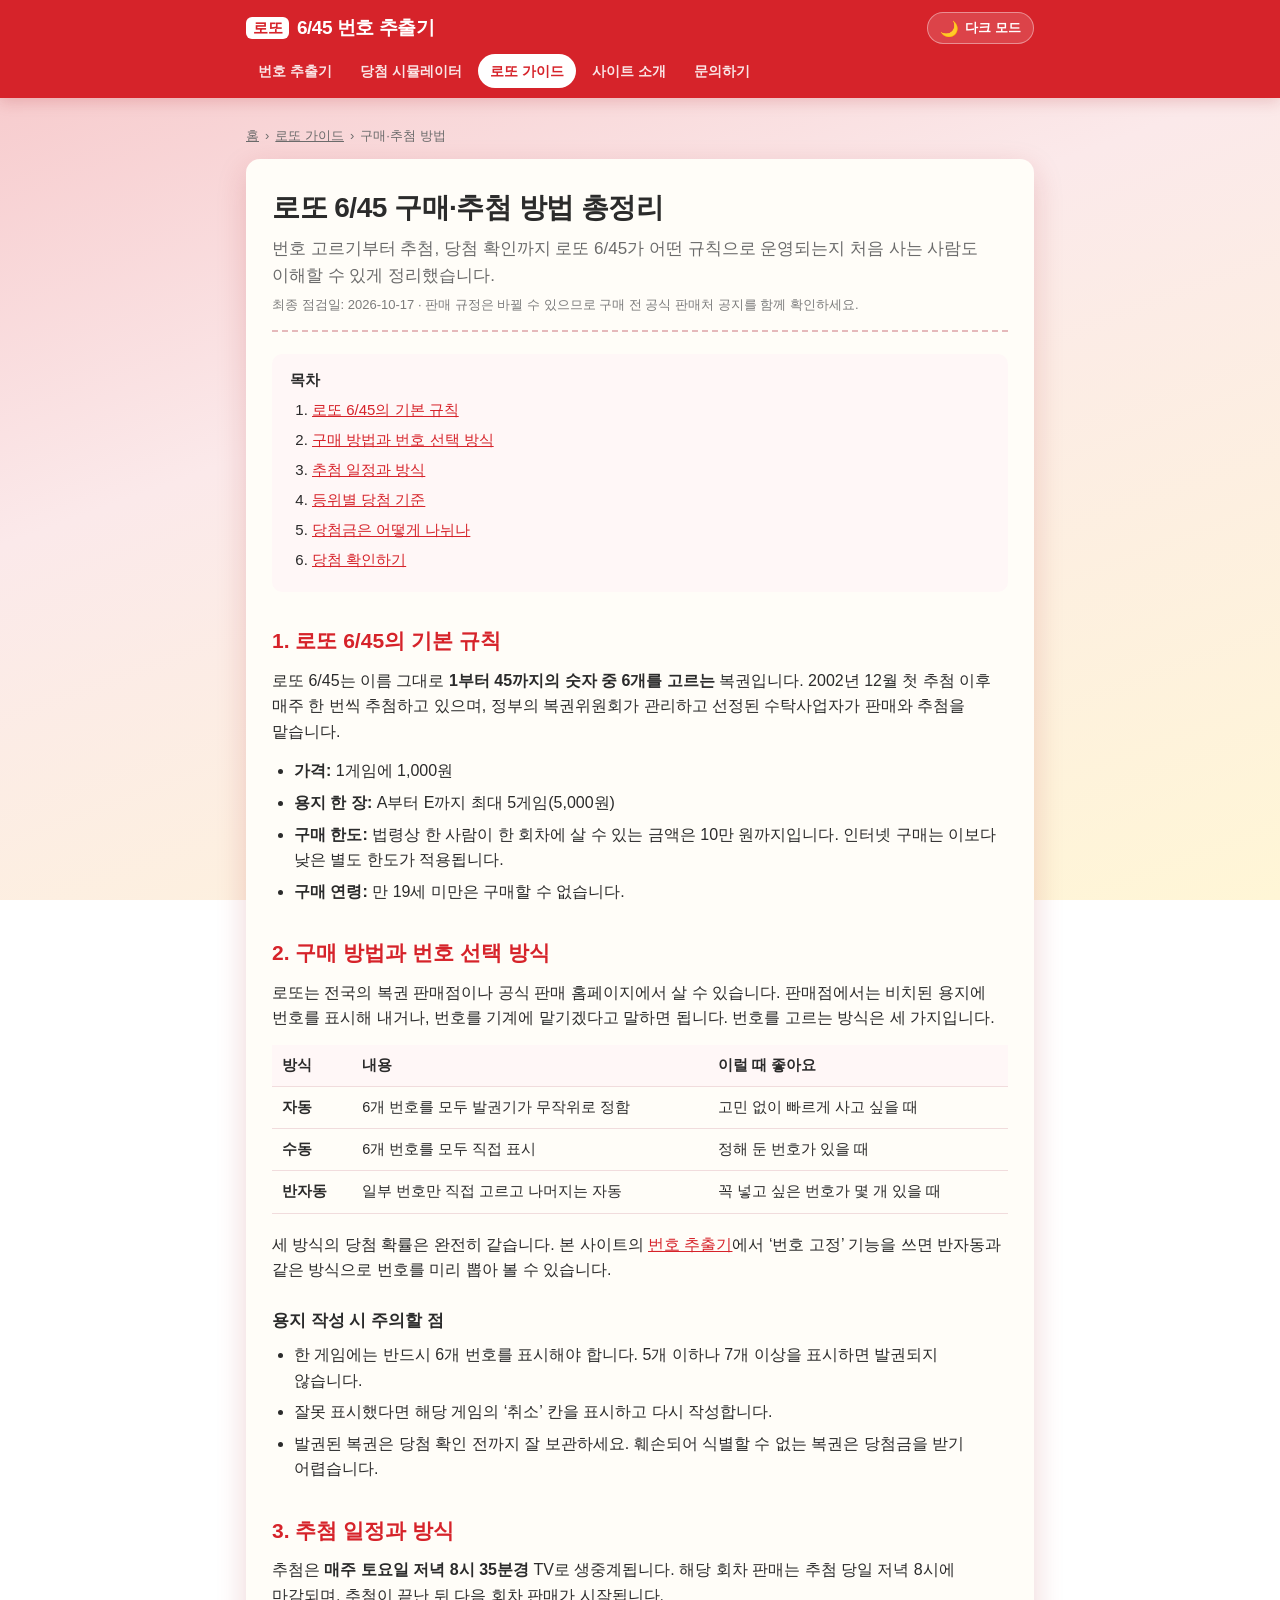
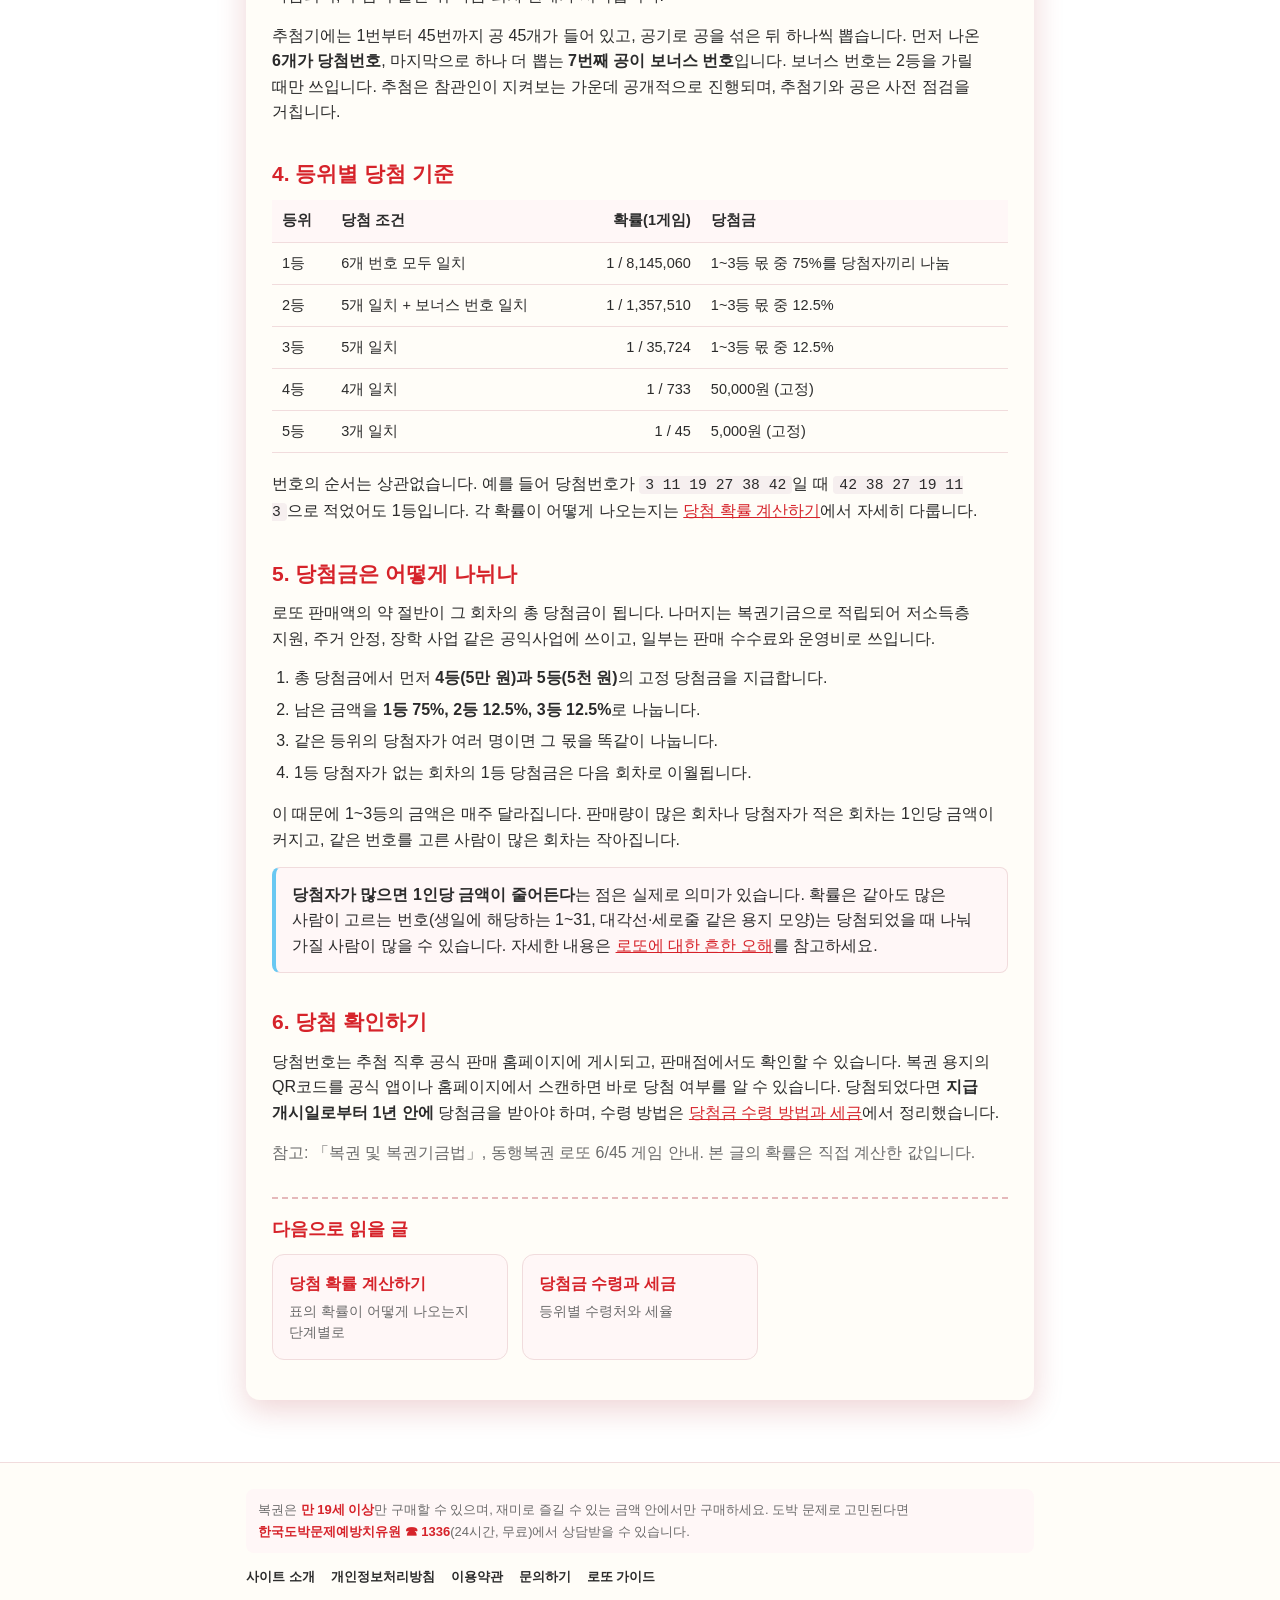
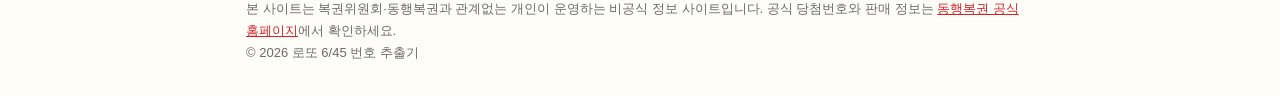
<file: guide/how-to-play.html>
<!DOCTYPE html>
<html lang="ko">
<head>
<!-- Google tag (gtag.js) -->
<script async src="https://www.googletagmanager.com/gtag/js?id=G-1ZV3DK69JF"></script>
<script>
  window.dataLayer = window.dataLayer || [];
  function gtag(){dataLayer.push(arguments);}
  gtag('js', new Date());

  gtag('config', 'G-1ZV3DK69JF');
</script>
<!-- Microsoft Clarity -->
<script type="text/javascript">
    (function(c,l,a,r,i,t,y){
        c[a]=c[a]||function(){(c[a].q=c[a].q||[]).push(arguments)};
        t=l.createElement(r);t.async=1;t.src="https://www.clarity.ms/tag/"+i;
        y=l.getElementsByTagName(r)[0];y.parentNode.insertBefore(t,y);
    })(window, document, "clarity", "script", "yz5sngi2xs");
</script>
<meta charset="UTF-8">
<meta name="viewport" content="width=device-width, initial-scale=1.0">
<title>로또 6/45 구매·추첨 방법 총정리 | 로또 6/45 번호 추출기</title>
<meta name="description" content="로또 6/45 용지 작성법, 자동·반자동·수동 선택 방식, 구매 한도, 토요일 추첨 일정, 1등부터 5등까지의 당첨 기준과 당첨금 배분 방식을 정리했습니다.">
<meta property="og:type" content="article">
<meta property="og:site_name" content="로또 6/45 번호 추출기">
<meta property="og:locale" content="ko_KR">
<meta property="og:title" content="로또 6/45 구매·추첨 방법 총정리">
<meta property="og:description" content="로또 6/45 용지 작성법, 자동·반자동·수동 선택 방식, 구매 한도, 토요일 추첨 일정, 1등부터 5등까지의 당첨 기준과 당첨금 배분 방식을 정리했습니다.">
<meta name="theme-color" content="#d6232a">
<link rel="icon" href="../assets/favicon.svg" type="image/svg+xml">
<link rel="stylesheet" href="../assets/style.css">
<script>
  // 저장된 테마 또는 시스템 설정을 렌더링 전에 적용 (깜빡임 방지)
  (function () {
    let t = null;
    try { t = localStorage.getItem("theme"); } catch (e) {}
    if (t !== "dark" && t !== "light") t = matchMedia("(prefers-color-scheme: dark)").matches ? "dark" : "light";
    document.documentElement.dataset.theme = t;
  })();
</script>
<!-- Google AdSense: 게시자 ID를 받은 뒤 아래 주석을 풀고 ca-pub-0000000000000000 을 본인 ID로 바꾸세요 (콘텐츠 페이지에만 넣습니다)
<script async src="https://pagead2.googlesyndication.com/pagead/js/adsbygoogle.js?client=ca-pub-0000000000000000" crossorigin="anonymous"></script>
-->
<script type="application/ld+json">
{
 "@context": "https://schema.org",
 "@type": "Article",
 "headline": "로또 6/45 구매·추첨 방법 총정리",
 "description": "로또 6/45 용지 작성법, 자동·반자동·수동 선택 방식, 구매 한도, 토요일 추첨 일정, 1등부터 5등까지의 당첨 기준과 당첨금 배분 방식을 정리했습니다.",
 "inLanguage": "ko",
 "dateModified": "2026-10-17",
 "author": {
  "@type": "Organization",
  "name": "로또 6/45 번호 추출기"
 },
 "publisher": {
  "@type": "Organization",
  "name": "로또 6/45 번호 추출기"
 }
}
</script>
</head>
<body>
<a class="skip" href="#content">본문 바로가기</a>
<header class="site-header">
  <div class="wrap top">
    <a class="brand" href="../index.html"><span class="mark">로또</span>6/45 번호 추출기</a>
    <button id="theme" type="button" aria-label="테마 전환"><span class="icon"></span><span class="text"></span></button>
  </div>
  <nav class="site-nav wrap" aria-label="주요 메뉴">
    <ul>
      <li><a href="../index.html">번호 추출기</a></li>
      <li><a href="../simulator.html">당첨 시뮬레이터</a></li>
      <li><a href="../guide/index.html" aria-current="page">로또 가이드</a></li>
      <li><a href="../about.html">사이트 소개</a></li>
      <li><a href="../contact.html">문의하기</a></li>
    </ul>
  </nav>
</header>

<main id="content">
  <div class="wrap">
    <nav class="breadcrumb" aria-label="현재 위치"><a href="../index.html">홈</a><span aria-hidden="true">›</span><a href="index.html">로또 가이드</a><span aria-hidden="true">›</span>구매·추첨 방법</nav>
    <article class="card prose">
      <h1>로또 6/45 구매·추첨 방법 총정리</h1>
      <p class="lead">번호 고르기부터 추첨, 당첨 확인까지 로또 6/45가 어떤 규칙으로 운영되는지 처음 사는 사람도 이해할 수 있게 정리했습니다.</p>
      <p class="meta">최종 점검일: 2026-10-17 · 판매 규정은 바뀔 수 있으므로 구매 전 공식 판매처 공지를 함께 확인하세요.</p>

      <nav class="toc" aria-label="목차">
        <strong>목차</strong>
        <ol>
          <li><a href="#basics">로또 6/45의 기본 규칙</a></li>
          <li><a href="#buy">구매 방법과 번호 선택 방식</a></li>
          <li><a href="#draw">추첨 일정과 방식</a></li>
          <li><a href="#ranks">등위별 당첨 기준</a></li>
          <li><a href="#pool">당첨금은 어떻게 나뉘나</a></li>
          <li><a href="#check">당첨 확인하기</a></li>
        </ol>
      </nav>

      <h2 id="basics">1. 로또 6/45의 기본 규칙</h2>
      <p>로또 6/45는 이름 그대로 <strong>1부터 45까지의 숫자 중 6개를 고르는</strong> 복권입니다. 2002년 12월 첫 추첨 이후 매주 한 번씩 추첨하고 있으며, 정부의 복권위원회가 관리하고 선정된 수탁사업자가 판매와 추첨을 맡습니다.</p>
      <ul>
        <li><strong>가격:</strong> 1게임에 1,000원</li>
        <li><strong>용지 한 장:</strong> A부터 E까지 최대 5게임(5,000원)</li>
        <li><strong>구매 한도:</strong> 법령상 한 사람이 한 회차에 살 수 있는 금액은 10만 원까지입니다. 인터넷 구매는 이보다 낮은 별도 한도가 적용됩니다.</li>
        <li><strong>구매 연령:</strong> 만 19세 미만은 구매할 수 없습니다.</li>
      </ul>

      <h2 id="buy">2. 구매 방법과 번호 선택 방식</h2>
      <p>로또는 전국의 복권 판매점이나 공식 판매 홈페이지에서 살 수 있습니다. 판매점에서는 비치된 용지에 번호를 표시해 내거나, 번호를 기계에 맡기겠다고 말하면 됩니다. 번호를 고르는 방식은 세 가지입니다.</p>
      <div class="table-wrap">
        <table>
          <thead><tr><th>방식</th><th>내용</th><th>이럴 때 좋아요</th></tr></thead>
          <tbody>
            <tr><td><strong>자동</strong></td><td>6개 번호를 모두 발권기가 무작위로 정함</td><td>고민 없이 빠르게 사고 싶을 때</td></tr>
            <tr><td><strong>수동</strong></td><td>6개 번호를 모두 직접 표시</td><td>정해 둔 번호가 있을 때</td></tr>
            <tr><td><strong>반자동</strong></td><td>일부 번호만 직접 고르고 나머지는 자동</td><td>꼭 넣고 싶은 번호가 몇 개 있을 때</td></tr>
          </tbody>
        </table>
      </div>
      <p>세 방식의 당첨 확률은 완전히 같습니다. 본 사이트의 <a href="../index.html">번호 추출기</a>에서 ‘번호 고정’ 기능을 쓰면 반자동과 같은 방식으로 번호를 미리 뽑아 볼 수 있습니다.</p>
      <h3>용지 작성 시 주의할 점</h3>
      <ul>
        <li>한 게임에는 반드시 6개 번호를 표시해야 합니다. 5개 이하나 7개 이상을 표시하면 발권되지 않습니다.</li>
        <li>잘못 표시했다면 해당 게임의 ‘취소’ 칸을 표시하고 다시 작성합니다.</li>
        <li>발권된 복권은 당첨 확인 전까지 잘 보관하세요. 훼손되어 식별할 수 없는 복권은 당첨금을 받기 어렵습니다.</li>
      </ul>

      <h2 id="draw">3. 추첨 일정과 방식</h2>
      <p>추첨은 <strong>매주 토요일 저녁 8시 35분경</strong> TV로 생중계됩니다. 해당 회차 판매는 추첨 당일 저녁 8시에 마감되며, 추첨이 끝난 뒤 다음 회차 판매가 시작됩니다.</p>
      <p>추첨기에는 1번부터 45번까지 공 45개가 들어 있고, 공기로 공을 섞은 뒤 하나씩 뽑습니다. 먼저 나온 <strong>6개가 당첨번호</strong>, 마지막으로 하나 더 뽑는 <strong>7번째 공이 보너스 번호</strong>입니다. 보너스 번호는 2등을 가릴 때만 쓰입니다. 추첨은 참관인이 지켜보는 가운데 공개적으로 진행되며, 추첨기와 공은 사전 점검을 거칩니다.</p>

      <h2 id="ranks">4. 등위별 당첨 기준</h2>
      <div class="table-wrap">
        <table>
          <thead><tr><th>등위</th><th>당첨 조건</th><th class="num">확률(1게임)</th><th>당첨금</th></tr></thead>
          <tbody>
            <tr><td>1등</td><td>6개 번호 모두 일치</td><td class="num">1 / 8,145,060</td><td>1~3등 몫 중 75%를 당첨자끼리 나눔</td></tr>
            <tr><td>2등</td><td>5개 일치 + 보너스 번호 일치</td><td class="num">1 / 1,357,510</td><td>1~3등 몫 중 12.5%</td></tr>
            <tr><td>3등</td><td>5개 일치</td><td class="num">1 / 35,724</td><td>1~3등 몫 중 12.5%</td></tr>
            <tr><td>4등</td><td>4개 일치</td><td class="num">1 / 733</td><td>50,000원 (고정)</td></tr>
            <tr><td>5등</td><td>3개 일치</td><td class="num">1 / 45</td><td>5,000원 (고정)</td></tr>
          </tbody>
        </table>
      </div>
      <p>번호의 순서는 상관없습니다. 예를 들어 당첨번호가 <code>3 11 19 27 38 42</code>일 때 <code>42 38 27 19 11 3</code>으로 적었어도 1등입니다. 각 확률이 어떻게 나오는지는 <a href="probability.html">당첨 확률 계산하기</a>에서 자세히 다룹니다.</p>

      <h2 id="pool">5. 당첨금은 어떻게 나뉘나</h2>
      <p>로또 판매액의 약 절반이 그 회차의 총 당첨금이 됩니다. 나머지는 복권기금으로 적립되어 저소득층 지원, 주거 안정, 장학 사업 같은 공익사업에 쓰이고, 일부는 판매 수수료와 운영비로 쓰입니다.</p>
      <ol>
        <li>총 당첨금에서 먼저 <strong>4등(5만 원)과 5등(5천 원)</strong>의 고정 당첨금을 지급합니다.</li>
        <li>남은 금액을 <strong>1등 75%, 2등 12.5%, 3등 12.5%</strong>로 나눕니다.</li>
        <li>같은 등위의 당첨자가 여러 명이면 그 몫을 똑같이 나눕니다.</li>
        <li>1등 당첨자가 없는 회차의 1등 당첨금은 다음 회차로 이월됩니다.</li>
      </ol>
      <p>이 때문에 1~3등의 금액은 매주 달라집니다. 판매량이 많은 회차나 당첨자가 적은 회차는 1인당 금액이 커지고, 같은 번호를 고른 사람이 많은 회차는 작아집니다.</p>
      <div class="callout info">
        <p><strong>당첨자가 많으면 1인당 금액이 줄어든다</strong>는 점은 실제로 의미가 있습니다. 확률은 같아도 많은 사람이 고르는 번호(생일에 해당하는 1~31, 대각선·세로줄 같은 용지 모양)는 당첨되었을 때 나눠 가질 사람이 많을 수 있습니다. 자세한 내용은 <a href="myths.html">로또에 대한 흔한 오해</a>를 참고하세요.</p>
      </div>

      <h2 id="check">6. 당첨 확인하기</h2>
      <p>당첨번호는 추첨 직후 공식 판매 홈페이지에 게시되고, 판매점에서도 확인할 수 있습니다. 복권 용지의 QR코드를 공식 앱이나 홈페이지에서 스캔하면 바로 당첨 여부를 알 수 있습니다. 당첨되었다면 <strong>지급 개시일로부터 1년 안에</strong> 당첨금을 받아야 하며, 수령 방법은 <a href="prize-claim.html">당첨금 수령 방법과 세금</a>에서 정리했습니다.</p>

      <p class="sources">참고: 「복권 및 복권기금법」, 동행복권 로또 6/45 게임 안내. 본 글의 확률은 직접 계산한 값입니다.</p>

      <div class="related">
        <h2>다음으로 읽을 글</h2>
        <div class="guide-list">
          <a href="probability.html"><strong>당첨 확률 계산하기</strong><span>표의 확률이 어떻게 나오는지 단계별로</span></a>
          <a href="prize-claim.html"><strong>당첨금 수령과 세금</strong><span>등위별 수령처와 세율</span></a>
        </div>
      </div>
    </article>
  </div>
</main>

<footer class="site-footer">
  <div class="wrap">
    <p class="resp">복권은 <b>만 19세 이상</b>만 구매할 수 있으며, 재미로 즐길 수 있는 금액 안에서만 구매하세요. 도박 문제로 고민된다면 <b>한국도박문제예방치유원 ☎ 1336</b>(24시간, 무료)에서 상담받을 수 있습니다.</p>
    <nav aria-label="사이트 정보">
      <ul>
        <li><a href="../about.html">사이트 소개</a></li>
        <li><a href="../privacy.html">개인정보처리방침</a></li>
        <li><a href="../terms.html">이용약관</a></li>
        <li><a href="../contact.html">문의하기</a></li>
        <li><a href="../guide/index.html">로또 가이드</a></li>
      </ul>
    </nav>
    <p>본 사이트는 복권위원회·동행복권과 관계없는 개인이 운영하는 비공식 정보 사이트입니다. 공식 당첨번호와 판매 정보는 <a href="https://dhlottery.co.kr" rel="noopener" target="_blank">동행복권 공식 홈페이지</a>에서 확인하세요.</p>
    <p>© 2026 로또 6/45 번호 추출기</p>
  </div>
</footer>

<div class="toast" id="toast" role="status" aria-live="polite"></div>
<script src="../assets/site.js"></script>
</body>
</html>
</file>
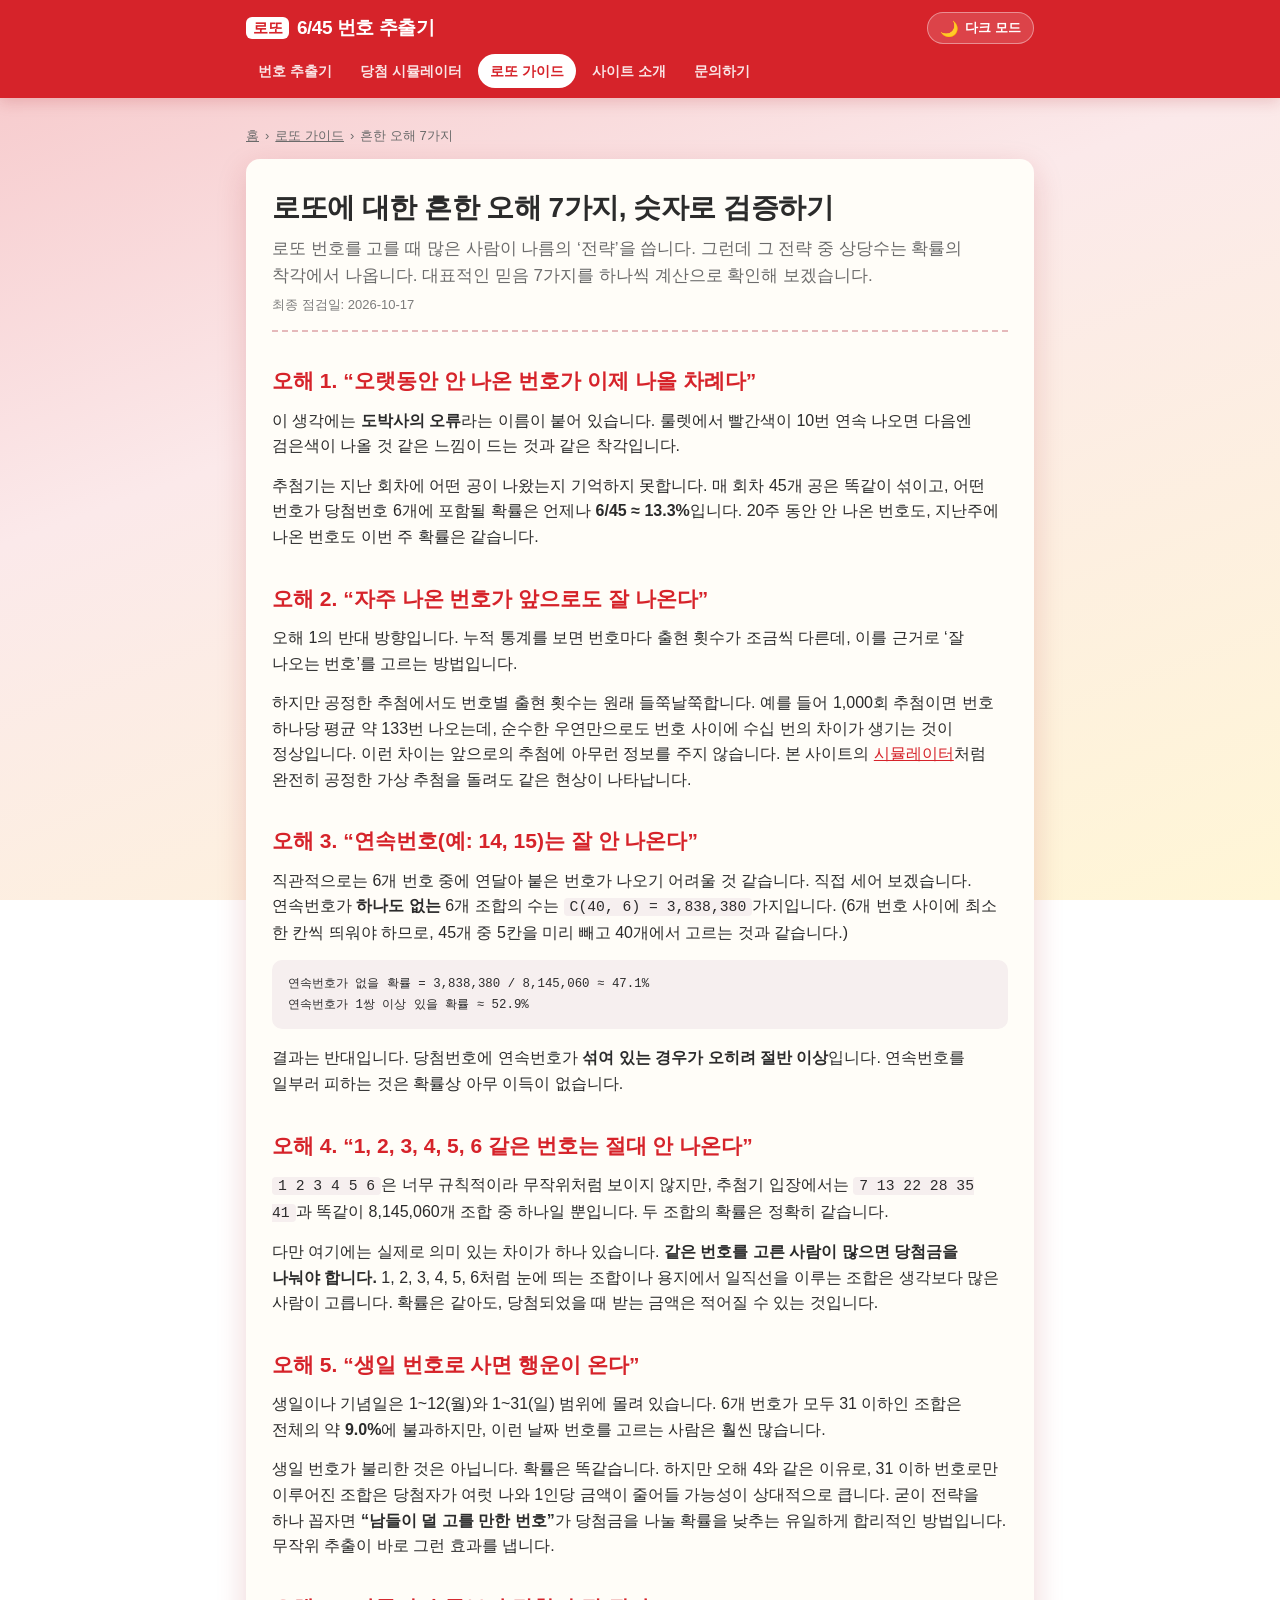
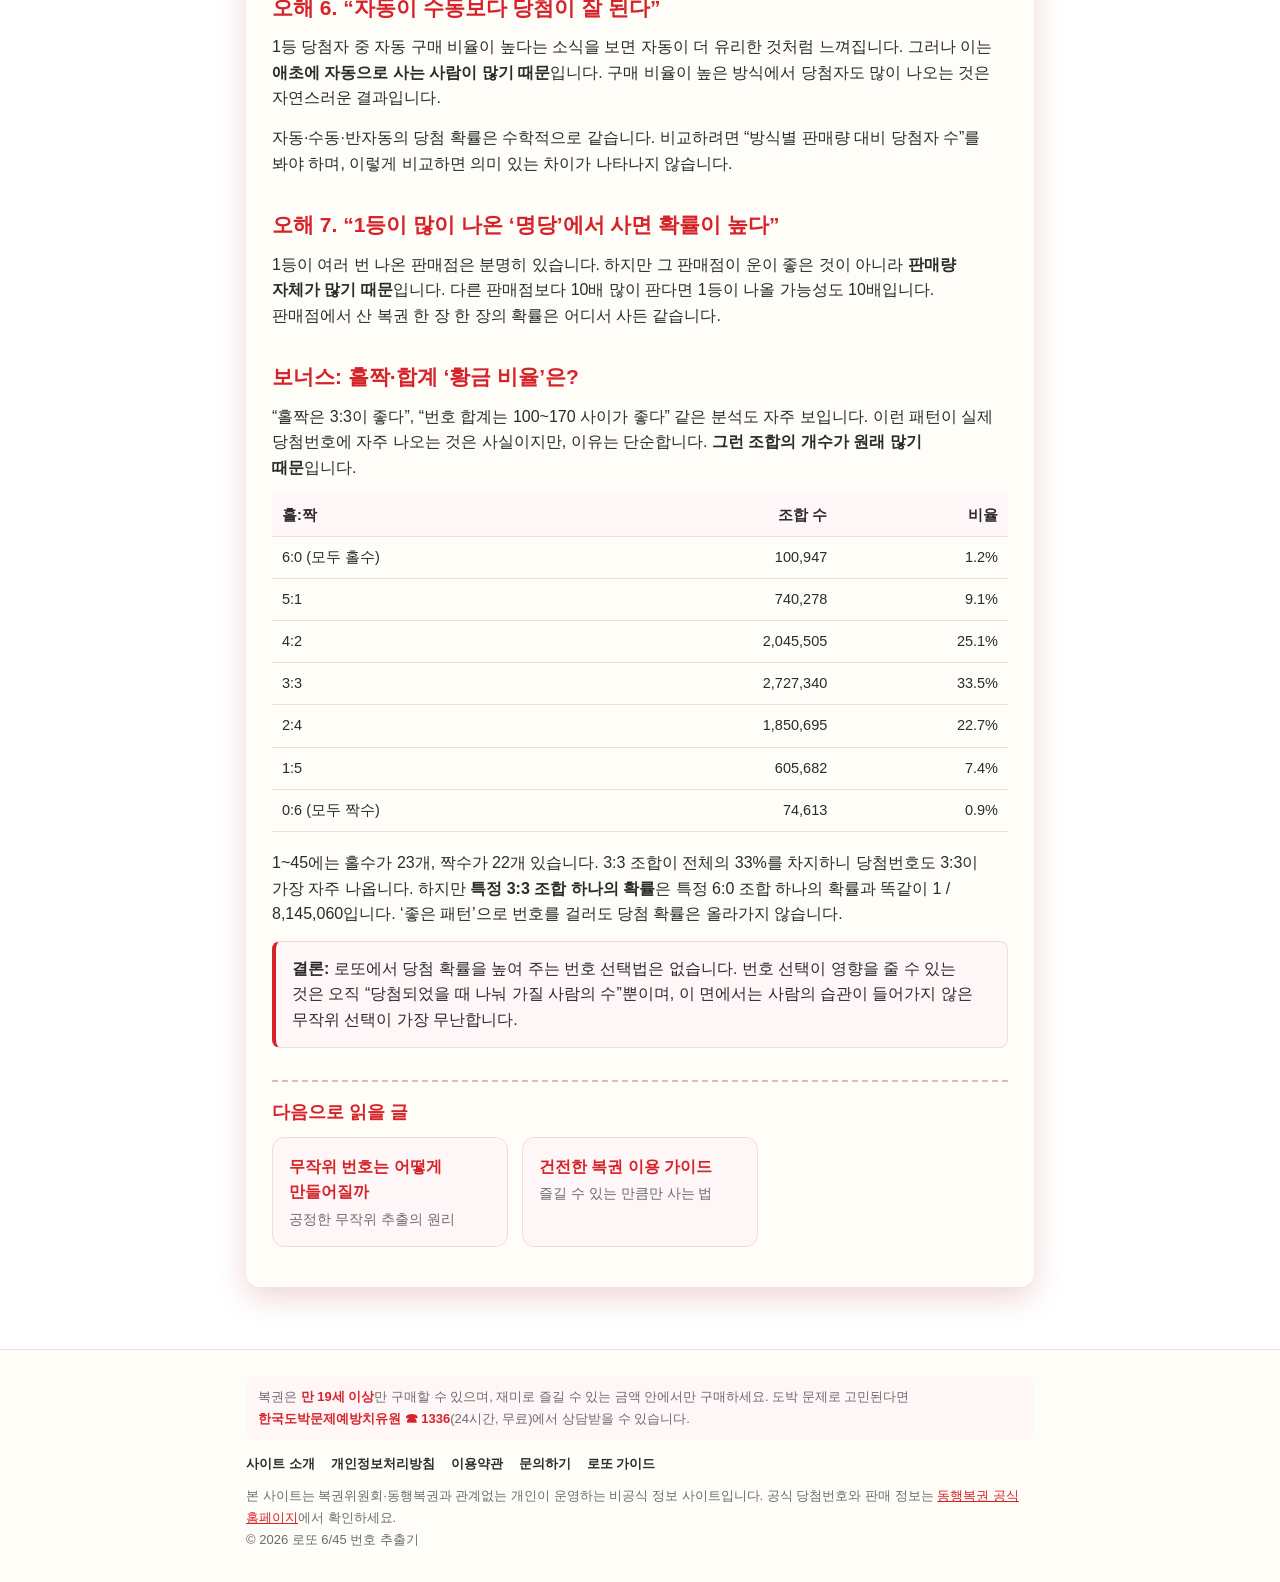
<file: guide/myths.html>
<!DOCTYPE html>
<html lang="ko">
<head>
<!-- Google tag (gtag.js) -->
<script async src="https://www.googletagmanager.com/gtag/js?id=G-1ZV3DK69JF"></script>
<script>
  window.dataLayer = window.dataLayer || [];
  function gtag(){dataLayer.push(arguments);}
  gtag('js', new Date());

  gtag('config', 'G-1ZV3DK69JF');
</script>
<!-- Microsoft Clarity -->
<script type="text/javascript">
    (function(c,l,a,r,i,t,y){
        c[a]=c[a]||function(){(c[a].q=c[a].q||[]).push(arguments)};
        t=l.createElement(r);t.async=1;t.src="https://www.clarity.ms/tag/"+i;
        y=l.getElementsByTagName(r)[0];y.parentNode.insertBefore(t,y);
    })(window, document, "clarity", "script", "yz5sngi2xs");
</script>
<meta charset="UTF-8">
<meta name="viewport" content="width=device-width, initial-scale=1.0">
<title>로또에 대한 흔한 오해 7가지, 숫자로 검증하기 | 로또 6/45 번호 추출기</title>
<meta name="description" content="안 나온 번호가 나올 차례일까? 연속번호는 정말 드물까? 자동이 수동보다 잘 될까? 로또에 대한 흔한 믿음 7가지를 확률 계산으로 하나씩 검증합니다.">
<meta property="og:type" content="article">
<meta property="og:site_name" content="로또 6/45 번호 추출기">
<meta property="og:locale" content="ko_KR">
<meta property="og:title" content="로또에 대한 흔한 오해 7가지, 숫자로 검증하기">
<meta property="og:description" content="안 나온 번호가 나올 차례일까? 연속번호는 정말 드물까? 자동이 수동보다 잘 될까? 로또에 대한 흔한 믿음 7가지를 확률 계산으로 하나씩 검증합니다.">
<meta name="theme-color" content="#d6232a">
<link rel="icon" href="../assets/favicon.svg" type="image/svg+xml">
<link rel="stylesheet" href="../assets/style.css">
<script>
  // 저장된 테마 또는 시스템 설정을 렌더링 전에 적용 (깜빡임 방지)
  (function () {
    let t = null;
    try { t = localStorage.getItem("theme"); } catch (e) {}
    if (t !== "dark" && t !== "light") t = matchMedia("(prefers-color-scheme: dark)").matches ? "dark" : "light";
    document.documentElement.dataset.theme = t;
  })();
</script>
<!-- Google AdSense: 게시자 ID를 받은 뒤 아래 주석을 풀고 ca-pub-0000000000000000 을 본인 ID로 바꾸세요 (콘텐츠 페이지에만 넣습니다)
<script async src="https://pagead2.googlesyndication.com/pagead/js/adsbygoogle.js?client=ca-pub-0000000000000000" crossorigin="anonymous"></script>
-->
<script type="application/ld+json">
{
 "@context": "https://schema.org",
 "@type": "Article",
 "headline": "로또에 대한 흔한 오해 7가지, 숫자로 검증하기",
 "description": "안 나온 번호가 나올 차례일까? 연속번호는 정말 드물까? 자동이 수동보다 잘 될까? 로또에 대한 흔한 믿음 7가지를 확률 계산으로 하나씩 검증합니다.",
 "inLanguage": "ko",
 "dateModified": "2026-10-17",
 "author": {
  "@type": "Organization",
  "name": "로또 6/45 번호 추출기"
 },
 "publisher": {
  "@type": "Organization",
  "name": "로또 6/45 번호 추출기"
 }
}
</script>
</head>
<body>
<a class="skip" href="#content">본문 바로가기</a>
<header class="site-header">
  <div class="wrap top">
    <a class="brand" href="../index.html"><span class="mark">로또</span>6/45 번호 추출기</a>
    <button id="theme" type="button" aria-label="테마 전환"><span class="icon"></span><span class="text"></span></button>
  </div>
  <nav class="site-nav wrap" aria-label="주요 메뉴">
    <ul>
      <li><a href="../index.html">번호 추출기</a></li>
      <li><a href="../simulator.html">당첨 시뮬레이터</a></li>
      <li><a href="../guide/index.html" aria-current="page">로또 가이드</a></li>
      <li><a href="../about.html">사이트 소개</a></li>
      <li><a href="../contact.html">문의하기</a></li>
    </ul>
  </nav>
</header>

<main id="content">
  <div class="wrap">
    <nav class="breadcrumb" aria-label="현재 위치"><a href="../index.html">홈</a><span aria-hidden="true">›</span><a href="index.html">로또 가이드</a><span aria-hidden="true">›</span>흔한 오해 7가지</nav>
    <article class="card prose">
      <h1>로또에 대한 흔한 오해 7가지, 숫자로 검증하기</h1>
      <p class="lead">로또 번호를 고를 때 많은 사람이 나름의 ‘전략’을 씁니다. 그런데 그 전략 중 상당수는 확률의 착각에서 나옵니다. 대표적인 믿음 7가지를 하나씩 계산으로 확인해 보겠습니다.</p>
      <p class="meta">최종 점검일: 2026-10-17</p>

      <h2>오해 1. “오랫동안 안 나온 번호가 이제 나올 차례다”</h2>
      <p>이 생각에는 <strong>도박사의 오류</strong>라는 이름이 붙어 있습니다. 룰렛에서 빨간색이 10번 연속 나오면 다음엔 검은색이 나올 것 같은 느낌이 드는 것과 같은 착각입니다.</p>
      <p>추첨기는 지난 회차에 어떤 공이 나왔는지 기억하지 못합니다. 매 회차 45개 공은 똑같이 섞이고, 어떤 번호가 당첨번호 6개에 포함될 확률은 언제나 <strong>6/45 ≈ 13.3%</strong>입니다. 20주 동안 안 나온 번호도, 지난주에 나온 번호도 이번 주 확률은 같습니다.</p>

      <h2>오해 2. “자주 나온 번호가 앞으로도 잘 나온다”</h2>
      <p>오해 1의 반대 방향입니다. 누적 통계를 보면 번호마다 출현 횟수가 조금씩 다른데, 이를 근거로 ‘잘 나오는 번호’를 고르는 방법입니다.</p>
      <p>하지만 공정한 추첨에서도 번호별 출현 횟수는 원래 들쭉날쭉합니다. 예를 들어 1,000회 추첨이면 번호 하나당 평균 약 133번 나오는데, 순수한 우연만으로도 번호 사이에 수십 번의 차이가 생기는 것이 정상입니다. 이런 차이는 앞으로의 추첨에 아무런 정보를 주지 않습니다. 본 사이트의 <a href="../simulator.html">시뮬레이터</a>처럼 완전히 공정한 가상 추첨을 돌려도 같은 현상이 나타납니다.</p>

      <h2>오해 3. “연속번호(예: 14, 15)는 잘 안 나온다”</h2>
      <p>직관적으로는 6개 번호 중에 연달아 붙은 번호가 나오기 어려울 것 같습니다. 직접 세어 보겠습니다. 연속번호가 <strong>하나도 없는</strong> 6개 조합의 수는 <code>C(40, 6) = 3,838,380</code>가지입니다. (6개 번호 사이에 최소 한 칸씩 띄워야 하므로, 45개 중 5칸을 미리 빼고 40개에서 고르는 것과 같습니다.)</p>
      <pre><code>연속번호가 없을 확률 = 3,838,380 / 8,145,060 ≈ 47.1%
연속번호가 1쌍 이상 있을 확률 ≈ 52.9%</code></pre>
      <p>결과는 반대입니다. 당첨번호에 연속번호가 <strong>섞여 있는 경우가 오히려 절반 이상</strong>입니다. 연속번호를 일부러 피하는 것은 확률상 아무 이득이 없습니다.</p>

      <h2>오해 4. “1, 2, 3, 4, 5, 6 같은 번호는 절대 안 나온다”</h2>
      <p><code>1 2 3 4 5 6</code>은 너무 규칙적이라 무작위처럼 보이지 않지만, 추첨기 입장에서는 <code>7 13 22 28 35 41</code>과 똑같이 8,145,060개 조합 중 하나일 뿐입니다. 두 조합의 확률은 정확히 같습니다.</p>
      <p>다만 여기에는 실제로 의미 있는 차이가 하나 있습니다. <strong>같은 번호를 고른 사람이 많으면 당첨금을 나눠야 합니다.</strong> 1, 2, 3, 4, 5, 6처럼 눈에 띄는 조합이나 용지에서 일직선을 이루는 조합은 생각보다 많은 사람이 고릅니다. 확률은 같아도, 당첨되었을 때 받는 금액은 적어질 수 있는 것입니다.</p>

      <h2>오해 5. “생일 번호로 사면 행운이 온다”</h2>
      <p>생일이나 기념일은 1~12(월)와 1~31(일) 범위에 몰려 있습니다. 6개 번호가 모두 31 이하인 조합은 전체의 약 <strong>9.0%</strong>에 불과하지만, 이런 날짜 번호를 고르는 사람은 훨씬 많습니다.</p>
      <p>생일 번호가 불리한 것은 아닙니다. 확률은 똑같습니다. 하지만 오해 4와 같은 이유로, 31 이하 번호로만 이루어진 조합은 당첨자가 여럿 나와 1인당 금액이 줄어들 가능성이 상대적으로 큽니다. 굳이 전략을 하나 꼽자면 <strong>“남들이 덜 고를 만한 번호”</strong>가 당첨금을 나눌 확률을 낮추는 유일하게 합리적인 방법입니다. 무작위 추출이 바로 그런 효과를 냅니다.</p>

      <h2>오해 6. “자동이 수동보다 당첨이 잘 된다”</h2>
      <p>1등 당첨자 중 자동 구매 비율이 높다는 소식을 보면 자동이 더 유리한 것처럼 느껴집니다. 그러나 이는 <strong>애초에 자동으로 사는 사람이 많기 때문</strong>입니다. 구매 비율이 높은 방식에서 당첨자도 많이 나오는 것은 자연스러운 결과입니다.</p>
      <p>자동·수동·반자동의 당첨 확률은 수학적으로 같습니다. 비교하려면 “방식별 판매량 대비 당첨자 수”를 봐야 하며, 이렇게 비교하면 의미 있는 차이가 나타나지 않습니다.</p>

      <h2>오해 7. “1등이 많이 나온 ‘명당’에서 사면 확률이 높다”</h2>
      <p>1등이 여러 번 나온 판매점은 분명히 있습니다. 하지만 그 판매점이 운이 좋은 것이 아니라 <strong>판매량 자체가 많기 때문</strong>입니다. 다른 판매점보다 10배 많이 판다면 1등이 나올 가능성도 10배입니다. 판매점에서 산 복권 한 장 한 장의 확률은 어디서 사든 같습니다.</p>

      <h2>보너스: 홀짝·합계 ‘황금 비율’은?</h2>
      <p>“홀짝은 3:3이 좋다”, “번호 합계는 100~170 사이가 좋다” 같은 분석도 자주 보입니다. 이런 패턴이 실제 당첨번호에 자주 나오는 것은 사실이지만, 이유는 단순합니다. <strong>그런 조합의 개수가 원래 많기 때문</strong>입니다.</p>
      <div class="table-wrap">
        <table>
          <thead><tr><th>홀:짝</th><th class="num">조합 수</th><th class="num">비율</th></tr></thead>
          <tbody>
            <tr><td>6:0 (모두 홀수)</td><td class="num">100,947</td><td class="num">1.2%</td></tr>
            <tr><td>5:1</td><td class="num">740,278</td><td class="num">9.1%</td></tr>
            <tr><td>4:2</td><td class="num">2,045,505</td><td class="num">25.1%</td></tr>
            <tr><td>3:3</td><td class="num">2,727,340</td><td class="num">33.5%</td></tr>
            <tr><td>2:4</td><td class="num">1,850,695</td><td class="num">22.7%</td></tr>
            <tr><td>1:5</td><td class="num">605,682</td><td class="num">7.4%</td></tr>
            <tr><td>0:6 (모두 짝수)</td><td class="num">74,613</td><td class="num">0.9%</td></tr>
          </tbody>
        </table>
      </div>
      <p>1~45에는 홀수가 23개, 짝수가 22개 있습니다. 3:3 조합이 전체의 33%를 차지하니 당첨번호도 3:3이 가장 자주 나옵니다. 하지만 <strong>특정 3:3 조합 하나의 확률</strong>은 특정 6:0 조합 하나의 확률과 똑같이 1 / 8,145,060입니다. ‘좋은 패턴’으로 번호를 걸러도 당첨 확률은 올라가지 않습니다.</p>

      <div class="callout">
        <p><strong>결론:</strong> 로또에서 당첨 확률을 높여 주는 번호 선택법은 없습니다. 번호 선택이 영향을 줄 수 있는 것은 오직 “당첨되었을 때 나눠 가질 사람의 수”뿐이며, 이 면에서는 사람의 습관이 들어가지 않은 무작위 선택이 가장 무난합니다.</p>
      </div>

      <div class="related">
        <h2>다음으로 읽을 글</h2>
        <div class="guide-list">
          <a href="random-numbers.html"><strong>무작위 번호는 어떻게 만들어질까</strong><span>공정한 무작위 추출의 원리</span></a>
          <a href="responsible-play.html"><strong>건전한 복권 이용 가이드</strong><span>즐길 수 있는 만큼만 사는 법</span></a>
        </div>
      </div>
    </article>
  </div>
</main>

<footer class="site-footer">
  <div class="wrap">
    <p class="resp">복권은 <b>만 19세 이상</b>만 구매할 수 있으며, 재미로 즐길 수 있는 금액 안에서만 구매하세요. 도박 문제로 고민된다면 <b>한국도박문제예방치유원 ☎ 1336</b>(24시간, 무료)에서 상담받을 수 있습니다.</p>
    <nav aria-label="사이트 정보">
      <ul>
        <li><a href="../about.html">사이트 소개</a></li>
        <li><a href="../privacy.html">개인정보처리방침</a></li>
        <li><a href="../terms.html">이용약관</a></li>
        <li><a href="../contact.html">문의하기</a></li>
        <li><a href="../guide/index.html">로또 가이드</a></li>
      </ul>
    </nav>
    <p>본 사이트는 복권위원회·동행복권과 관계없는 개인이 운영하는 비공식 정보 사이트입니다. 공식 당첨번호와 판매 정보는 <a href="https://dhlottery.co.kr" rel="noopener" target="_blank">동행복권 공식 홈페이지</a>에서 확인하세요.</p>
    <p>© 2026 로또 6/45 번호 추출기</p>
  </div>
</footer>

<div class="toast" id="toast" role="status" aria-live="polite"></div>
<script src="../assets/site.js"></script>
</body>
</html>
</file>
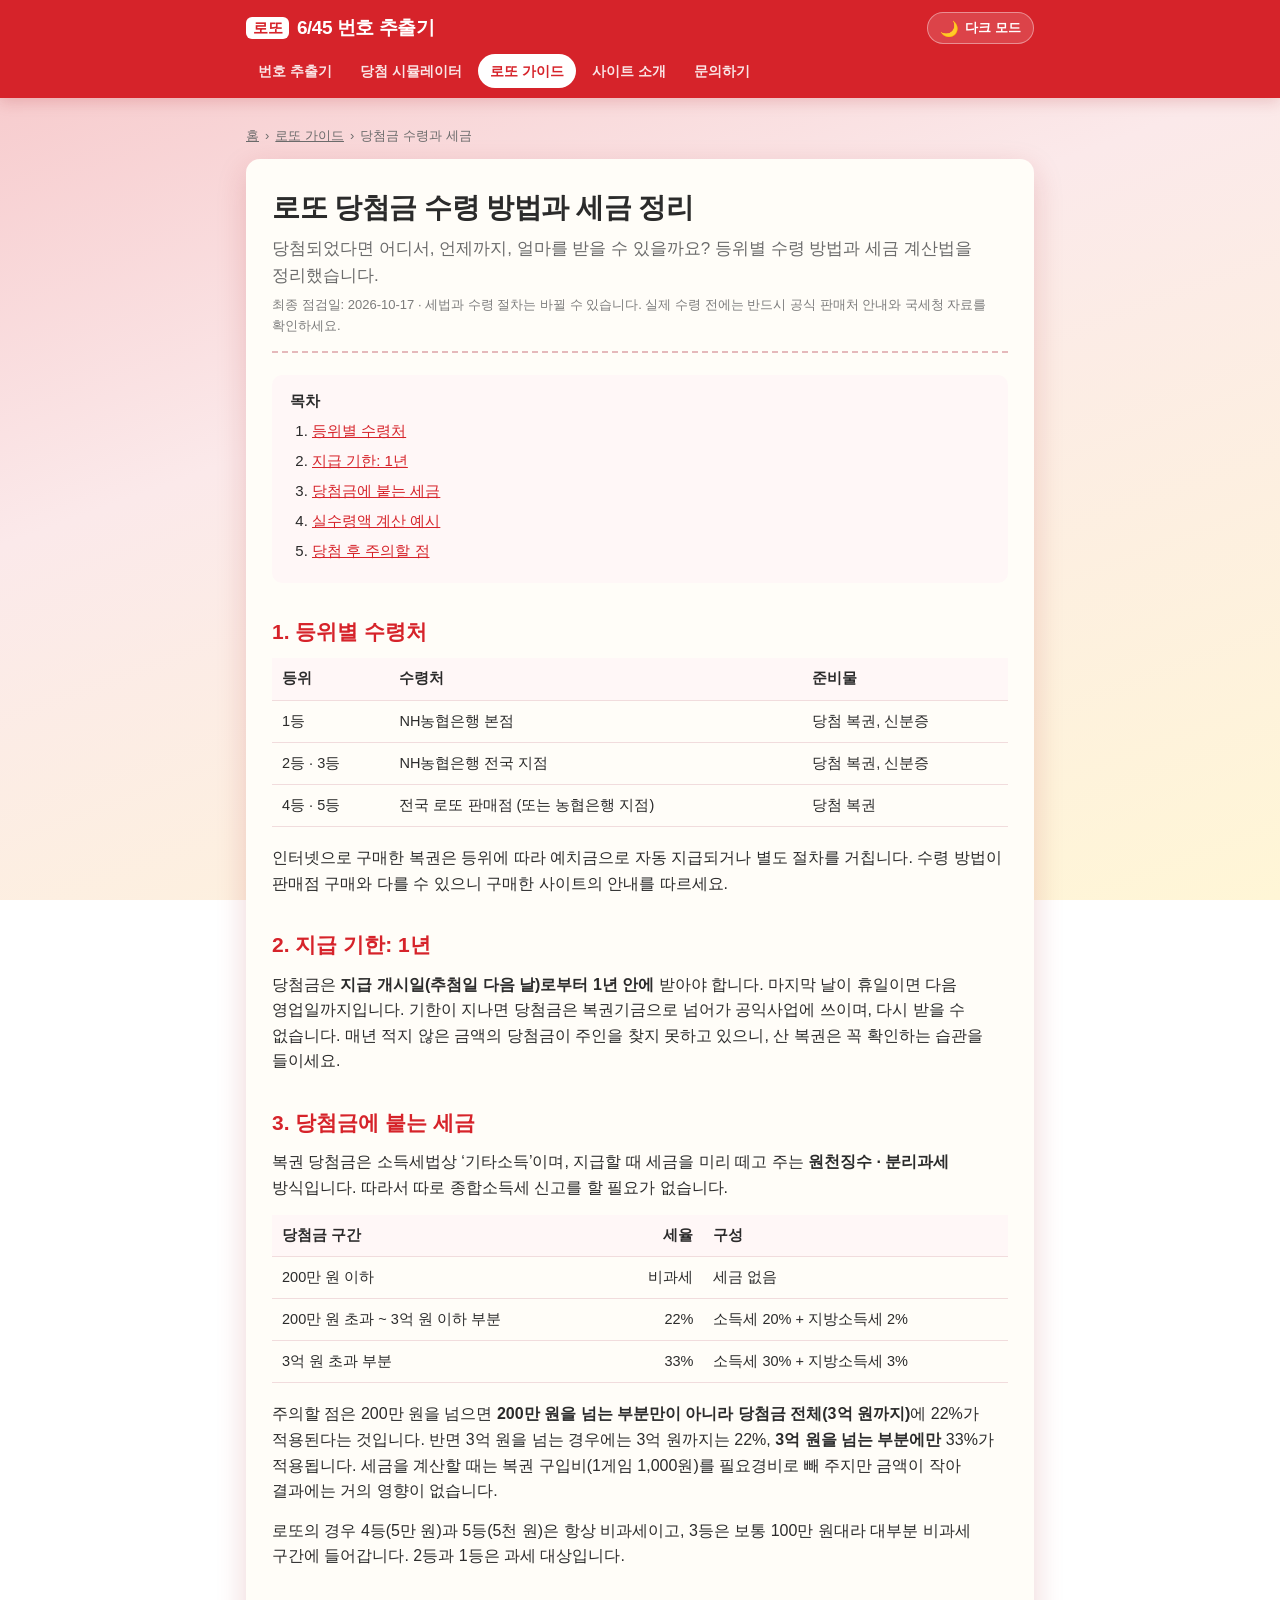
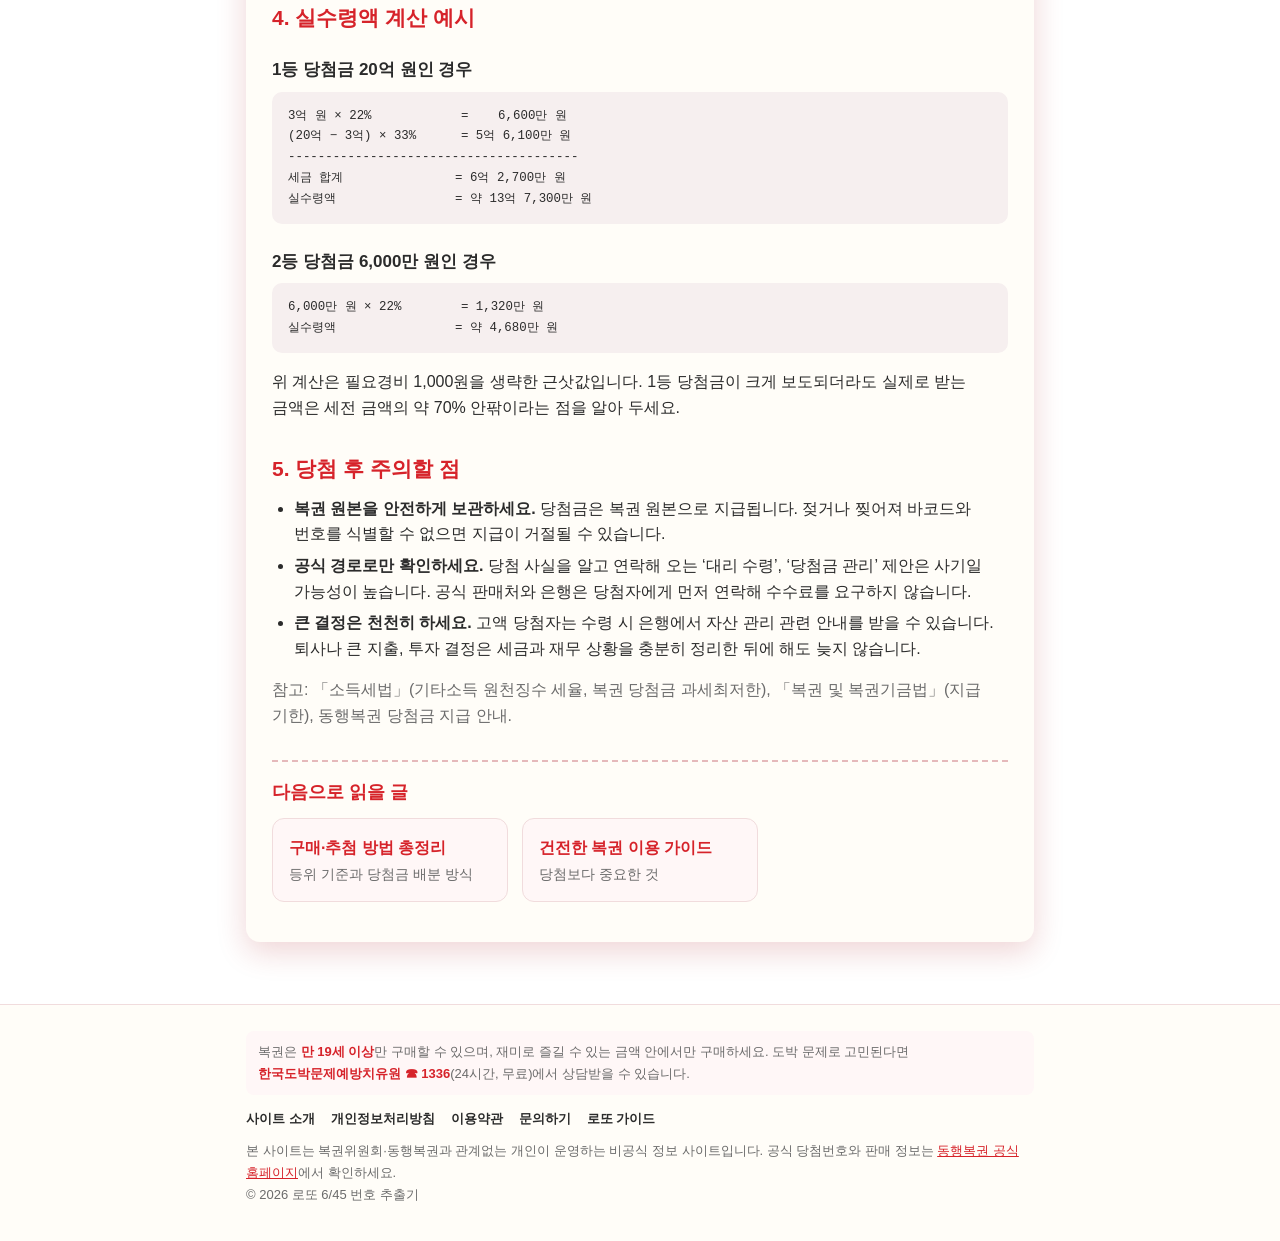
<file: guide/prize-claim.html>
<!DOCTYPE html>
<html lang="ko">
<head>
<!-- Google tag (gtag.js) -->
<script async src="https://www.googletagmanager.com/gtag/js?id=G-1ZV3DK69JF"></script>
<script>
  window.dataLayer = window.dataLayer || [];
  function gtag(){dataLayer.push(arguments);}
  gtag('js', new Date());

  gtag('config', 'G-1ZV3DK69JF');
</script>
<!-- Microsoft Clarity -->
<script type="text/javascript">
    (function(c,l,a,r,i,t,y){
        c[a]=c[a]||function(){(c[a].q=c[a].q||[]).push(arguments)};
        t=l.createElement(r);t.async=1;t.src="https://www.clarity.ms/tag/"+i;
        y=l.getElementsByTagName(r)[0];y.parentNode.insertBefore(t,y);
    })(window, document, "clarity", "script", "yz5sngi2xs");
</script>
<meta charset="UTF-8">
<meta name="viewport" content="width=device-width, initial-scale=1.0">
<title>로또 당첨금 수령 방법과 세금 정리 | 로또 6/45 번호 추출기</title>
<meta name="description" content="로또 6/45 등위별 당첨금 수령처와 준비물, 1년 지급 기한, 200만 원 비과세와 22%·33% 세율 구간, 1등 실수령액 계산 예시까지 정리했습니다.">
<meta property="og:type" content="article">
<meta property="og:site_name" content="로또 6/45 번호 추출기">
<meta property="og:locale" content="ko_KR">
<meta property="og:title" content="로또 당첨금 수령 방법과 세금 정리">
<meta property="og:description" content="로또 6/45 등위별 당첨금 수령처와 준비물, 1년 지급 기한, 200만 원 비과세와 22%·33% 세율 구간, 1등 실수령액 계산 예시까지 정리했습니다.">
<meta name="theme-color" content="#d6232a">
<link rel="icon" href="../assets/favicon.svg" type="image/svg+xml">
<link rel="stylesheet" href="../assets/style.css">
<script>
  // 저장된 테마 또는 시스템 설정을 렌더링 전에 적용 (깜빡임 방지)
  (function () {
    let t = null;
    try { t = localStorage.getItem("theme"); } catch (e) {}
    if (t !== "dark" && t !== "light") t = matchMedia("(prefers-color-scheme: dark)").matches ? "dark" : "light";
    document.documentElement.dataset.theme = t;
  })();
</script>
<!-- Google AdSense: 게시자 ID를 받은 뒤 아래 주석을 풀고 ca-pub-0000000000000000 을 본인 ID로 바꾸세요 (콘텐츠 페이지에만 넣습니다)
<script async src="https://pagead2.googlesyndication.com/pagead/js/adsbygoogle.js?client=ca-pub-0000000000000000" crossorigin="anonymous"></script>
-->
<script type="application/ld+json">
{
 "@context": "https://schema.org",
 "@type": "Article",
 "headline": "로또 당첨금 수령 방법과 세금 정리",
 "description": "로또 6/45 등위별 당첨금 수령처와 준비물, 1년 지급 기한, 200만 원 비과세와 22%·33% 세율 구간, 1등 실수령액 계산 예시까지 정리했습니다.",
 "inLanguage": "ko",
 "dateModified": "2026-10-17",
 "author": {
  "@type": "Organization",
  "name": "로또 6/45 번호 추출기"
 },
 "publisher": {
  "@type": "Organization",
  "name": "로또 6/45 번호 추출기"
 }
}
</script>
</head>
<body>
<a class="skip" href="#content">본문 바로가기</a>
<header class="site-header">
  <div class="wrap top">
    <a class="brand" href="../index.html"><span class="mark">로또</span>6/45 번호 추출기</a>
    <button id="theme" type="button" aria-label="테마 전환"><span class="icon"></span><span class="text"></span></button>
  </div>
  <nav class="site-nav wrap" aria-label="주요 메뉴">
    <ul>
      <li><a href="../index.html">번호 추출기</a></li>
      <li><a href="../simulator.html">당첨 시뮬레이터</a></li>
      <li><a href="../guide/index.html" aria-current="page">로또 가이드</a></li>
      <li><a href="../about.html">사이트 소개</a></li>
      <li><a href="../contact.html">문의하기</a></li>
    </ul>
  </nav>
</header>

<main id="content">
  <div class="wrap">
    <nav class="breadcrumb" aria-label="현재 위치"><a href="../index.html">홈</a><span aria-hidden="true">›</span><a href="index.html">로또 가이드</a><span aria-hidden="true">›</span>당첨금 수령과 세금</nav>
    <article class="card prose">
      <h1>로또 당첨금 수령 방법과 세금 정리</h1>
      <p class="lead">당첨되었다면 어디서, 언제까지, 얼마를 받을 수 있을까요? 등위별 수령 방법과 세금 계산법을 정리했습니다.</p>
      <p class="meta">최종 점검일: 2026-10-17 · 세법과 수령 절차는 바뀔 수 있습니다. 실제 수령 전에는 반드시 공식 판매처 안내와 국세청 자료를 확인하세요.</p>

      <nav class="toc" aria-label="목차">
        <strong>목차</strong>
        <ol>
          <li><a href="#where">등위별 수령처</a></li>
          <li><a href="#deadline">지급 기한: 1년</a></li>
          <li><a href="#tax">당첨금에 붙는 세금</a></li>
          <li><a href="#example">실수령액 계산 예시</a></li>
          <li><a href="#tips">당첨 후 주의할 점</a></li>
        </ol>
      </nav>

      <h2 id="where">1. 등위별 수령처</h2>
      <div class="table-wrap">
        <table>
          <thead><tr><th>등위</th><th>수령처</th><th>준비물</th></tr></thead>
          <tbody>
            <tr><td>1등</td><td>NH농협은행 본점</td><td>당첨 복권, 신분증</td></tr>
            <tr><td>2등 · 3등</td><td>NH농협은행 전국 지점</td><td>당첨 복권, 신분증</td></tr>
            <tr><td>4등 · 5등</td><td>전국 로또 판매점 (또는 농협은행 지점)</td><td>당첨 복권</td></tr>
          </tbody>
        </table>
      </div>
      <p>인터넷으로 구매한 복권은 등위에 따라 예치금으로 자동 지급되거나 별도 절차를 거칩니다. 수령 방법이 판매점 구매와 다를 수 있으니 구매한 사이트의 안내를 따르세요.</p>

      <h2 id="deadline">2. 지급 기한: 1년</h2>
      <p>당첨금은 <strong>지급 개시일(추첨일 다음 날)로부터 1년 안에</strong> 받아야 합니다. 마지막 날이 휴일이면 다음 영업일까지입니다. 기한이 지나면 당첨금은 복권기금으로 넘어가 공익사업에 쓰이며, 다시 받을 수 없습니다. 매년 적지 않은 금액의 당첨금이 주인을 찾지 못하고 있으니, 산 복권은 꼭 확인하는 습관을 들이세요.</p>

      <h2 id="tax">3. 당첨금에 붙는 세금</h2>
      <p>복권 당첨금은 소득세법상 ‘기타소득’이며, 지급할 때 세금을 미리 떼고 주는 <strong>원천징수 · 분리과세</strong> 방식입니다. 따라서 따로 종합소득세 신고를 할 필요가 없습니다.</p>
      <div class="table-wrap">
        <table>
          <thead><tr><th>당첨금 구간</th><th class="num">세율</th><th>구성</th></tr></thead>
          <tbody>
            <tr><td>200만 원 이하</td><td class="num">비과세</td><td>세금 없음</td></tr>
            <tr><td>200만 원 초과 ~ 3억 원 이하 부분</td><td class="num">22%</td><td>소득세 20% + 지방소득세 2%</td></tr>
            <tr><td>3억 원 초과 부분</td><td class="num">33%</td><td>소득세 30% + 지방소득세 3%</td></tr>
          </tbody>
        </table>
      </div>
      <p>주의할 점은 200만 원을 넘으면 <strong>200만 원을 넘는 부분만이 아니라 당첨금 전체(3억 원까지)</strong>에 22%가 적용된다는 것입니다. 반면 3억 원을 넘는 경우에는 3억 원까지는 22%, <strong>3억 원을 넘는 부분에만</strong> 33%가 적용됩니다. 세금을 계산할 때는 복권 구입비(1게임 1,000원)를 필요경비로 빼 주지만 금액이 작아 결과에는 거의 영향이 없습니다.</p>
      <p>로또의 경우 4등(5만 원)과 5등(5천 원)은 항상 비과세이고, 3등은 보통 100만 원대라 대부분 비과세 구간에 들어갑니다. 2등과 1등은 과세 대상입니다.</p>

      <h2 id="example">4. 실수령액 계산 예시</h2>
      <h3>1등 당첨금 20억 원인 경우</h3>
      <pre><code>3억 원 × 22%            =    6,600만 원
(20억 − 3억) × 33%      = 5억 6,100만 원
---------------------------------------
세금 합계               = 6억 2,700만 원
실수령액                = 약 13억 7,300만 원</code></pre>
      <h3>2등 당첨금 6,000만 원인 경우</h3>
      <pre><code>6,000만 원 × 22%        = 1,320만 원
실수령액                = 약 4,680만 원</code></pre>
      <p>위 계산은 필요경비 1,000원을 생략한 근삿값입니다. 1등 당첨금이 크게 보도되더라도 실제로 받는 금액은 세전 금액의 약 70% 안팎이라는 점을 알아 두세요.</p>

      <h2 id="tips">5. 당첨 후 주의할 점</h2>
      <ul>
        <li><strong>복권 원본을 안전하게 보관하세요.</strong> 당첨금은 복권 원본으로 지급됩니다. 젖거나 찢어져 바코드와 번호를 식별할 수 없으면 지급이 거절될 수 있습니다.</li>
        <li><strong>공식 경로로만 확인하세요.</strong> 당첨 사실을 알고 연락해 오는 ‘대리 수령’, ‘당첨금 관리’ 제안은 사기일 가능성이 높습니다. 공식 판매처와 은행은 당첨자에게 먼저 연락해 수수료를 요구하지 않습니다.</li>
        <li><strong>큰 결정은 천천히 하세요.</strong> 고액 당첨자는 수령 시 은행에서 자산 관리 관련 안내를 받을 수 있습니다. 퇴사나 큰 지출, 투자 결정은 세금과 재무 상황을 충분히 정리한 뒤에 해도 늦지 않습니다.</li>
      </ul>

      <p class="sources">참고: 「소득세법」(기타소득 원천징수 세율, 복권 당첨금 과세최저한), 「복권 및 복권기금법」(지급 기한), 동행복권 당첨금 지급 안내.</p>

      <div class="related">
        <h2>다음으로 읽을 글</h2>
        <div class="guide-list">
          <a href="how-to-play.html"><strong>구매·추첨 방법 총정리</strong><span>등위 기준과 당첨금 배분 방식</span></a>
          <a href="responsible-play.html"><strong>건전한 복권 이용 가이드</strong><span>당첨보다 중요한 것</span></a>
        </div>
      </div>
    </article>
  </div>
</main>

<footer class="site-footer">
  <div class="wrap">
    <p class="resp">복권은 <b>만 19세 이상</b>만 구매할 수 있으며, 재미로 즐길 수 있는 금액 안에서만 구매하세요. 도박 문제로 고민된다면 <b>한국도박문제예방치유원 ☎ 1336</b>(24시간, 무료)에서 상담받을 수 있습니다.</p>
    <nav aria-label="사이트 정보">
      <ul>
        <li><a href="../about.html">사이트 소개</a></li>
        <li><a href="../privacy.html">개인정보처리방침</a></li>
        <li><a href="../terms.html">이용약관</a></li>
        <li><a href="../contact.html">문의하기</a></li>
        <li><a href="../guide/index.html">로또 가이드</a></li>
      </ul>
    </nav>
    <p>본 사이트는 복권위원회·동행복권과 관계없는 개인이 운영하는 비공식 정보 사이트입니다. 공식 당첨번호와 판매 정보는 <a href="https://dhlottery.co.kr" rel="noopener" target="_blank">동행복권 공식 홈페이지</a>에서 확인하세요.</p>
    <p>© 2026 로또 6/45 번호 추출기</p>
  </div>
</footer>

<div class="toast" id="toast" role="status" aria-live="polite"></div>
<script src="../assets/site.js"></script>
</body>
</html>
</file>
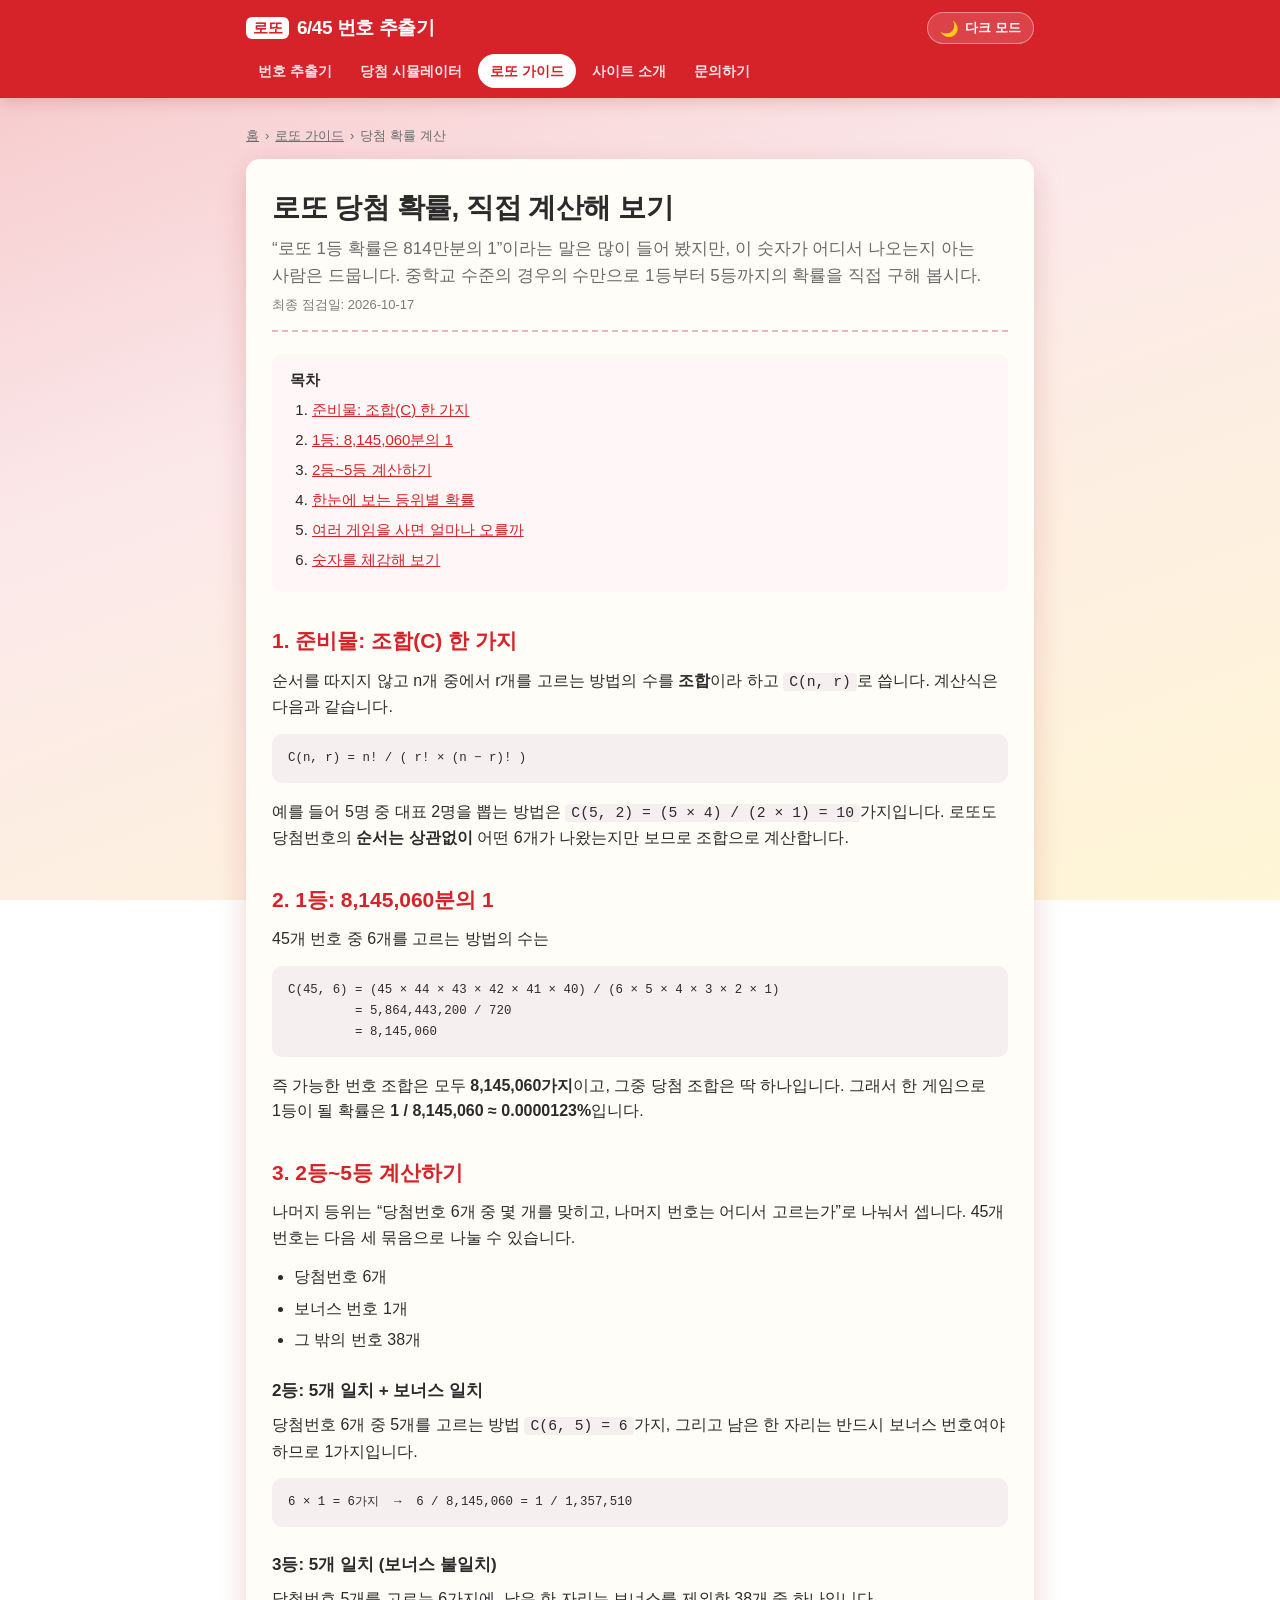
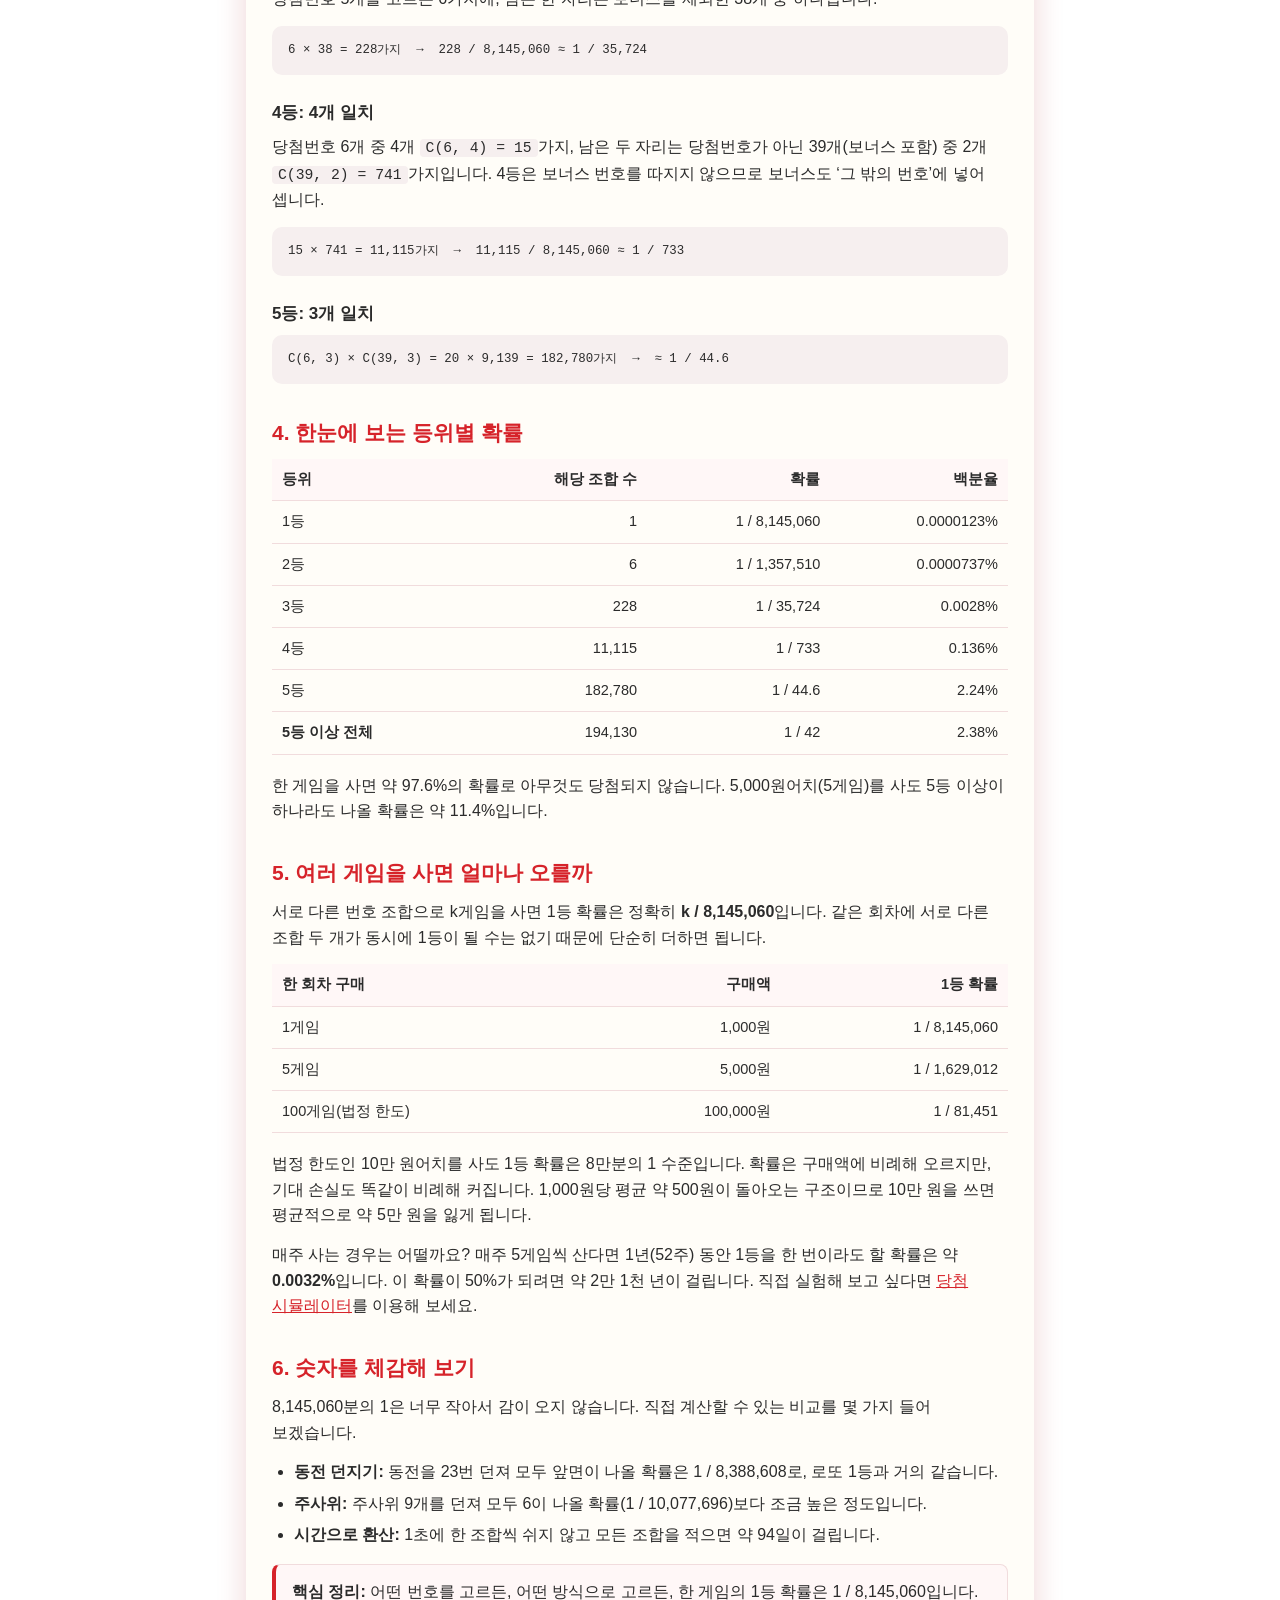
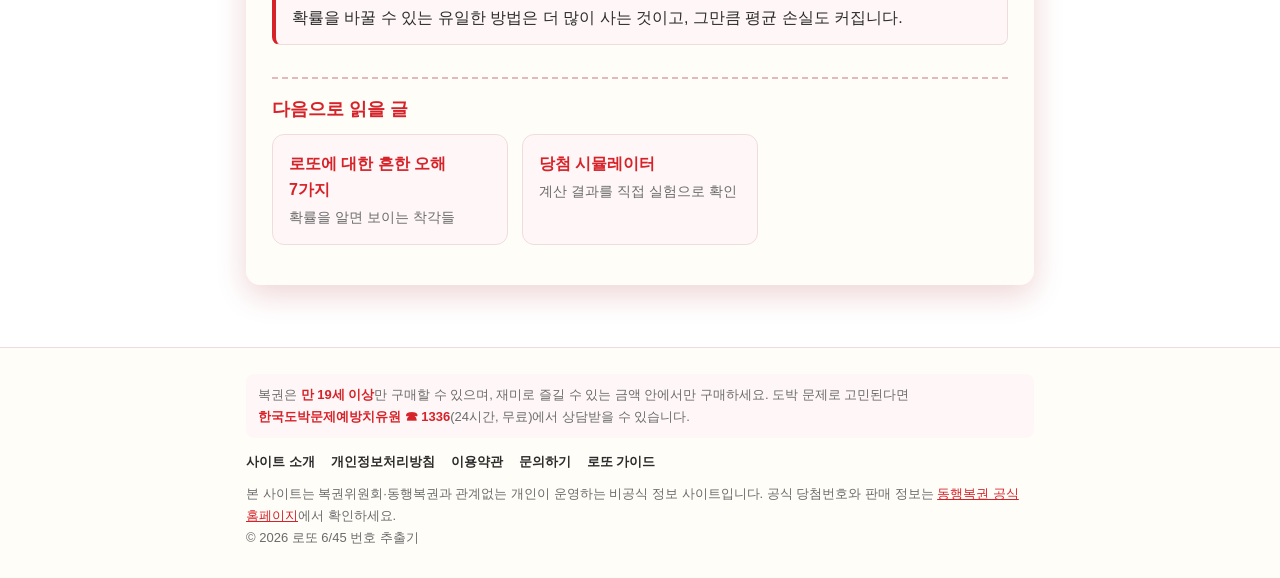
<file: guide/probability.html>
<!DOCTYPE html>
<html lang="ko">
<head>
<!-- Google tag (gtag.js) -->
<script async src="https://www.googletagmanager.com/gtag/js?id=G-1ZV3DK69JF"></script>
<script>
  window.dataLayer = window.dataLayer || [];
  function gtag(){dataLayer.push(arguments);}
  gtag('js', new Date());

  gtag('config', 'G-1ZV3DK69JF');
</script>
<!-- Microsoft Clarity -->
<script type="text/javascript">
    (function(c,l,a,r,i,t,y){
        c[a]=c[a]||function(){(c[a].q=c[a].q||[]).push(arguments)};
        t=l.createElement(r);t.async=1;t.src="https://www.clarity.ms/tag/"+i;
        y=l.getElementsByTagName(r)[0];y.parentNode.insertBefore(t,y);
    })(window, document, "clarity", "script", "yz5sngi2xs");
</script>
<meta charset="UTF-8">
<meta name="viewport" content="width=device-width, initial-scale=1.0">
<title>로또 당첨 확률, 직접 계산해 보기 | 로또 6/45 번호 추출기</title>
<meta name="description" content="로또 1등 확률이 왜 8,145,060분의 1인지 조합 공식으로 직접 계산합니다. 2등부터 5등까지의 확률, 여러 게임을 살 때의 확률, 체감하기 쉬운 비교까지 정리했습니다.">
<meta property="og:type" content="article">
<meta property="og:site_name" content="로또 6/45 번호 추출기">
<meta property="og:locale" content="ko_KR">
<meta property="og:title" content="로또 당첨 확률, 직접 계산해 보기">
<meta property="og:description" content="로또 1등 확률이 왜 8,145,060분의 1인지 조합 공식으로 직접 계산합니다. 2등부터 5등까지의 확률, 여러 게임을 살 때의 확률, 체감하기 쉬운 비교까지 정리했습니다.">
<meta name="theme-color" content="#d6232a">
<link rel="icon" href="../assets/favicon.svg" type="image/svg+xml">
<link rel="stylesheet" href="../assets/style.css">
<script>
  // 저장된 테마 또는 시스템 설정을 렌더링 전에 적용 (깜빡임 방지)
  (function () {
    let t = null;
    try { t = localStorage.getItem("theme"); } catch (e) {}
    if (t !== "dark" && t !== "light") t = matchMedia("(prefers-color-scheme: dark)").matches ? "dark" : "light";
    document.documentElement.dataset.theme = t;
  })();
</script>
<!-- Google AdSense: 게시자 ID를 받은 뒤 아래 주석을 풀고 ca-pub-0000000000000000 을 본인 ID로 바꾸세요 (콘텐츠 페이지에만 넣습니다)
<script async src="https://pagead2.googlesyndication.com/pagead/js/adsbygoogle.js?client=ca-pub-0000000000000000" crossorigin="anonymous"></script>
-->
<script type="application/ld+json">
{
 "@context": "https://schema.org",
 "@type": "Article",
 "headline": "로또 당첨 확률, 직접 계산해 보기",
 "description": "로또 1등 확률이 왜 8,145,060분의 1인지 조합 공식으로 직접 계산합니다. 2등부터 5등까지의 확률, 여러 게임을 살 때의 확률, 체감하기 쉬운 비교까지 정리했습니다.",
 "inLanguage": "ko",
 "dateModified": "2026-10-17",
 "author": {
  "@type": "Organization",
  "name": "로또 6/45 번호 추출기"
 },
 "publisher": {
  "@type": "Organization",
  "name": "로또 6/45 번호 추출기"
 }
}
</script>
</head>
<body>
<a class="skip" href="#content">본문 바로가기</a>
<header class="site-header">
  <div class="wrap top">
    <a class="brand" href="../index.html"><span class="mark">로또</span>6/45 번호 추출기</a>
    <button id="theme" type="button" aria-label="테마 전환"><span class="icon"></span><span class="text"></span></button>
  </div>
  <nav class="site-nav wrap" aria-label="주요 메뉴">
    <ul>
      <li><a href="../index.html">번호 추출기</a></li>
      <li><a href="../simulator.html">당첨 시뮬레이터</a></li>
      <li><a href="../guide/index.html" aria-current="page">로또 가이드</a></li>
      <li><a href="../about.html">사이트 소개</a></li>
      <li><a href="../contact.html">문의하기</a></li>
    </ul>
  </nav>
</header>

<main id="content">
  <div class="wrap">
    <nav class="breadcrumb" aria-label="현재 위치"><a href="../index.html">홈</a><span aria-hidden="true">›</span><a href="index.html">로또 가이드</a><span aria-hidden="true">›</span>당첨 확률 계산</nav>
    <article class="card prose">
      <h1>로또 당첨 확률, 직접 계산해 보기</h1>
      <p class="lead">“로또 1등 확률은 814만분의 1”이라는 말은 많이 들어 봤지만, 이 숫자가 어디서 나오는지 아는 사람은 드뭅니다. 중학교 수준의 경우의 수만으로 1등부터 5등까지의 확률을 직접 구해 봅시다.</p>
      <p class="meta">최종 점검일: 2026-10-17</p>

      <nav class="toc" aria-label="목차">
        <strong>목차</strong>
        <ol>
          <li><a href="#comb">준비물: 조합(C) 한 가지</a></li>
          <li><a href="#first">1등: 8,145,060분의 1</a></li>
          <li><a href="#others">2등~5등 계산하기</a></li>
          <li><a href="#summary">한눈에 보는 등위별 확률</a></li>
          <li><a href="#many">여러 게임을 사면 얼마나 오를까</a></li>
          <li><a href="#feel">숫자를 체감해 보기</a></li>
        </ol>
      </nav>

      <h2 id="comb">1. 준비물: 조합(C) 한 가지</h2>
      <p>순서를 따지지 않고 n개 중에서 r개를 고르는 방법의 수를 <strong>조합</strong>이라 하고 <code>C(n, r)</code>로 씁니다. 계산식은 다음과 같습니다.</p>
      <pre><code>C(n, r) = n! / ( r! × (n − r)! )</code></pre>
      <p>예를 들어 5명 중 대표 2명을 뽑는 방법은 <code>C(5, 2) = (5 × 4) / (2 × 1) = 10</code>가지입니다. 로또도 당첨번호의 <strong>순서는 상관없이</strong> 어떤 6개가 나왔는지만 보므로 조합으로 계산합니다.</p>

      <h2 id="first">2. 1등: 8,145,060분의 1</h2>
      <p>45개 번호 중 6개를 고르는 방법의 수는</p>
      <pre><code>C(45, 6) = (45 × 44 × 43 × 42 × 41 × 40) / (6 × 5 × 4 × 3 × 2 × 1)
         = 5,864,443,200 / 720
         = 8,145,060</code></pre>
      <p>즉 가능한 번호 조합은 모두 <strong>8,145,060가지</strong>이고, 그중 당첨 조합은 딱 하나입니다. 그래서 한 게임으로 1등이 될 확률은 <strong>1 / 8,145,060 ≈ 0.0000123%</strong>입니다.</p>

      <h2 id="others">3. 2등~5등 계산하기</h2>
      <p>나머지 등위는 “당첨번호 6개 중 몇 개를 맞히고, 나머지 번호는 어디서 고르는가”로 나눠서 셉니다. 45개 번호는 다음 세 묶음으로 나눌 수 있습니다.</p>
      <ul>
        <li>당첨번호 6개</li>
        <li>보너스 번호 1개</li>
        <li>그 밖의 번호 38개</li>
      </ul>

      <h3>2등: 5개 일치 + 보너스 일치</h3>
      <p>당첨번호 6개 중 5개를 고르는 방법 <code>C(6, 5) = 6</code>가지, 그리고 남은 한 자리는 반드시 보너스 번호여야 하므로 1가지입니다.</p>
      <pre><code>6 × 1 = 6가지  →  6 / 8,145,060 = 1 / 1,357,510</code></pre>

      <h3>3등: 5개 일치 (보너스 불일치)</h3>
      <p>당첨번호 5개를 고르는 6가지에, 남은 한 자리는 보너스를 제외한 38개 중 하나입니다.</p>
      <pre><code>6 × 38 = 228가지  →  228 / 8,145,060 ≈ 1 / 35,724</code></pre>

      <h3>4등: 4개 일치</h3>
      <p>당첨번호 6개 중 4개 <code>C(6, 4) = 15</code>가지, 남은 두 자리는 당첨번호가 아닌 39개(보너스 포함) 중 2개 <code>C(39, 2) = 741</code>가지입니다. 4등은 보너스 번호를 따지지 않으므로 보너스도 ‘그 밖의 번호’에 넣어 셉니다.</p>
      <pre><code>15 × 741 = 11,115가지  →  11,115 / 8,145,060 ≈ 1 / 733</code></pre>

      <h3>5등: 3개 일치</h3>
      <pre><code>C(6, 3) × C(39, 3) = 20 × 9,139 = 182,780가지  →  ≈ 1 / 44.6</code></pre>

      <h2 id="summary">4. 한눈에 보는 등위별 확률</h2>
      <div class="table-wrap">
        <table>
          <thead><tr><th>등위</th><th class="num">해당 조합 수</th><th class="num">확률</th><th class="num">백분율</th></tr></thead>
          <tbody>
            <tr><td>1등</td><td class="num">1</td><td class="num">1 / 8,145,060</td><td class="num">0.0000123%</td></tr>
            <tr><td>2등</td><td class="num">6</td><td class="num">1 / 1,357,510</td><td class="num">0.0000737%</td></tr>
            <tr><td>3등</td><td class="num">228</td><td class="num">1 / 35,724</td><td class="num">0.0028%</td></tr>
            <tr><td>4등</td><td class="num">11,115</td><td class="num">1 / 733</td><td class="num">0.136%</td></tr>
            <tr><td>5등</td><td class="num">182,780</td><td class="num">1 / 44.6</td><td class="num">2.24%</td></tr>
            <tr><td><strong>5등 이상 전체</strong></td><td class="num">194,130</td><td class="num">1 / 42</td><td class="num">2.38%</td></tr>
          </tbody>
        </table>
      </div>
      <p>한 게임을 사면 약 97.6%의 확률로 아무것도 당첨되지 않습니다. 5,000원어치(5게임)를 사도 5등 이상이 하나라도 나올 확률은 약 11.4%입니다.</p>

      <h2 id="many">5. 여러 게임을 사면 얼마나 오를까</h2>
      <p>서로 다른 번호 조합으로 k게임을 사면 1등 확률은 정확히 <strong>k / 8,145,060</strong>입니다. 같은 회차에 서로 다른 조합 두 개가 동시에 1등이 될 수는 없기 때문에 단순히 더하면 됩니다.</p>
      <div class="table-wrap">
        <table>
          <thead><tr><th>한 회차 구매</th><th class="num">구매액</th><th class="num">1등 확률</th></tr></thead>
          <tbody>
            <tr><td>1게임</td><td class="num">1,000원</td><td class="num">1 / 8,145,060</td></tr>
            <tr><td>5게임</td><td class="num">5,000원</td><td class="num">1 / 1,629,012</td></tr>
            <tr><td>100게임(법정 한도)</td><td class="num">100,000원</td><td class="num">1 / 81,451</td></tr>
          </tbody>
        </table>
      </div>
      <p>법정 한도인 10만 원어치를 사도 1등 확률은 8만분의 1 수준입니다. 확률은 구매액에 비례해 오르지만, 기대 손실도 똑같이 비례해 커집니다. 1,000원당 평균 약 500원이 돌아오는 구조이므로 10만 원을 쓰면 평균적으로 약 5만 원을 잃게 됩니다.</p>
      <p>매주 사는 경우는 어떨까요? 매주 5게임씩 산다면 1년(52주) 동안 1등을 한 번이라도 할 확률은 약 <strong>0.0032%</strong>입니다. 이 확률이 50%가 되려면 약 2만 1천 년이 걸립니다. 직접 실험해 보고 싶다면 <a href="../simulator.html">당첨 시뮬레이터</a>를 이용해 보세요.</p>

      <h2 id="feel">6. 숫자를 체감해 보기</h2>
      <p>8,145,060분의 1은 너무 작아서 감이 오지 않습니다. 직접 계산할 수 있는 비교를 몇 가지 들어 보겠습니다.</p>
      <ul>
        <li><strong>동전 던지기:</strong> 동전을 23번 던져 모두 앞면이 나올 확률은 1 / 8,388,608로, 로또 1등과 거의 같습니다.</li>
        <li><strong>주사위:</strong> 주사위 9개를 던져 모두 6이 나올 확률(1 / 10,077,696)보다 조금 높은 정도입니다.</li>
        <li><strong>시간으로 환산:</strong> 1초에 한 조합씩 쉬지 않고 모든 조합을 적으면 약 94일이 걸립니다.</li>
      </ul>

      <div class="callout">
        <p><strong>핵심 정리:</strong> 어떤 번호를 고르든, 어떤 방식으로 고르든, 한 게임의 1등 확률은 1 / 8,145,060입니다. 확률을 바꿀 수 있는 유일한 방법은 더 많이 사는 것이고, 그만큼 평균 손실도 커집니다.</p>
      </div>

      <div class="related">
        <h2>다음으로 읽을 글</h2>
        <div class="guide-list">
          <a href="myths.html"><strong>로또에 대한 흔한 오해 7가지</strong><span>확률을 알면 보이는 착각들</span></a>
          <a href="../simulator.html"><strong>당첨 시뮬레이터</strong><span>계산 결과를 직접 실험으로 확인</span></a>
        </div>
      </div>
    </article>
  </div>
</main>

<footer class="site-footer">
  <div class="wrap">
    <p class="resp">복권은 <b>만 19세 이상</b>만 구매할 수 있으며, 재미로 즐길 수 있는 금액 안에서만 구매하세요. 도박 문제로 고민된다면 <b>한국도박문제예방치유원 ☎ 1336</b>(24시간, 무료)에서 상담받을 수 있습니다.</p>
    <nav aria-label="사이트 정보">
      <ul>
        <li><a href="../about.html">사이트 소개</a></li>
        <li><a href="../privacy.html">개인정보처리방침</a></li>
        <li><a href="../terms.html">이용약관</a></li>
        <li><a href="../contact.html">문의하기</a></li>
        <li><a href="../guide/index.html">로또 가이드</a></li>
      </ul>
    </nav>
    <p>본 사이트는 복권위원회·동행복권과 관계없는 개인이 운영하는 비공식 정보 사이트입니다. 공식 당첨번호와 판매 정보는 <a href="https://dhlottery.co.kr" rel="noopener" target="_blank">동행복권 공식 홈페이지</a>에서 확인하세요.</p>
    <p>© 2026 로또 6/45 번호 추출기</p>
  </div>
</footer>

<div class="toast" id="toast" role="status" aria-live="polite"></div>
<script src="../assets/site.js"></script>
</body>
</html>
</file>
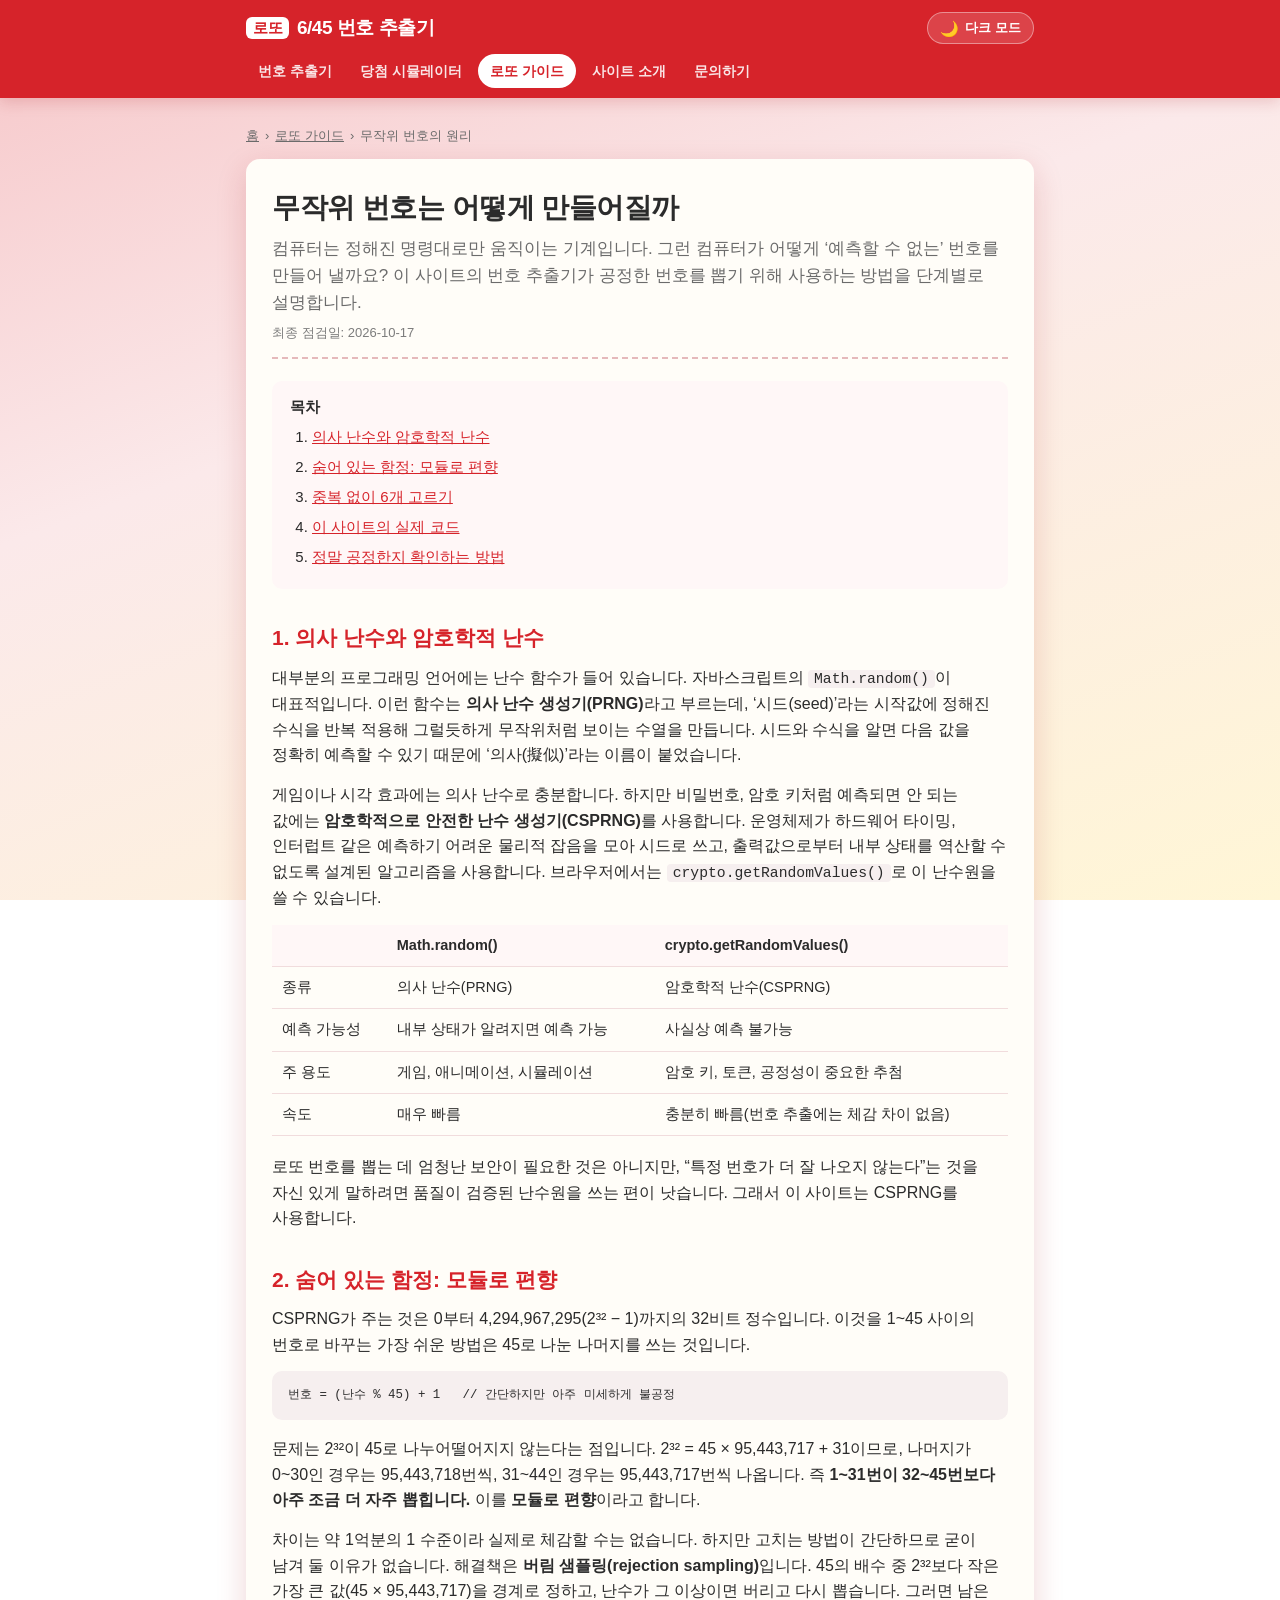
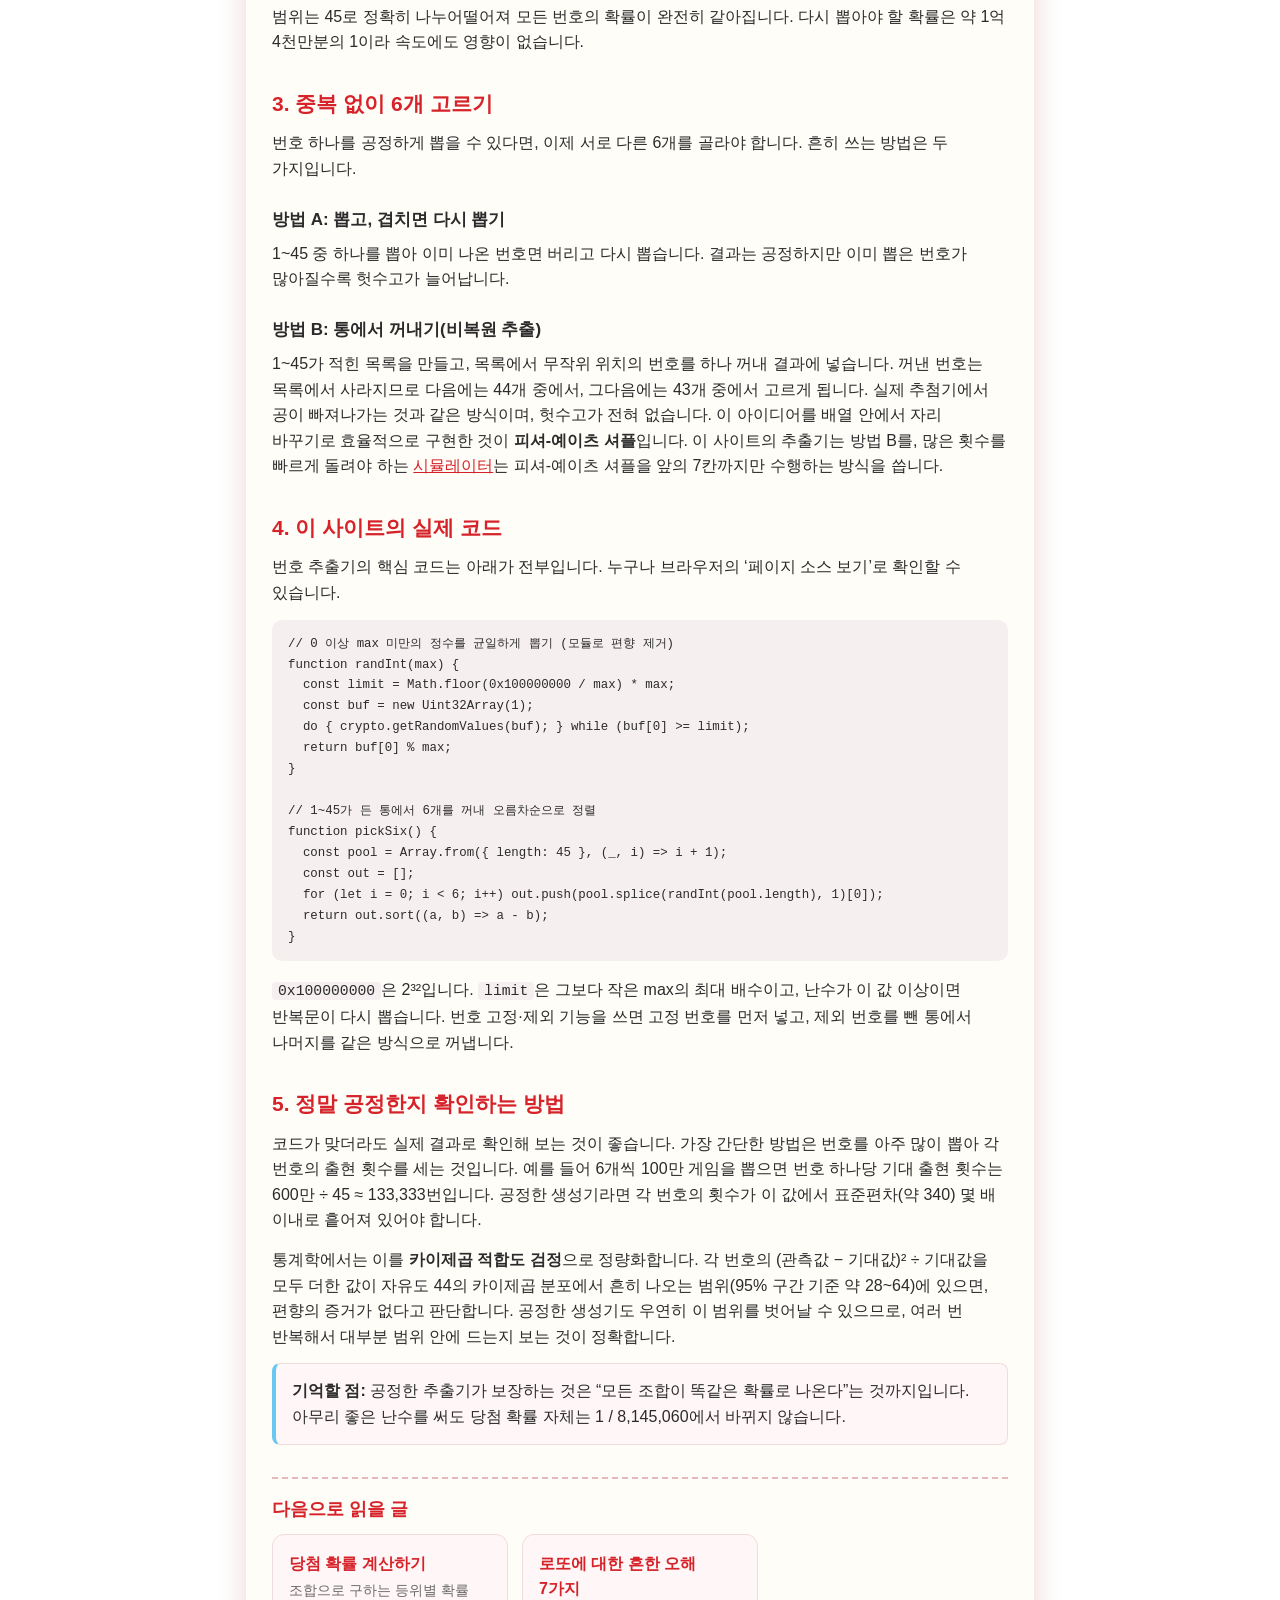
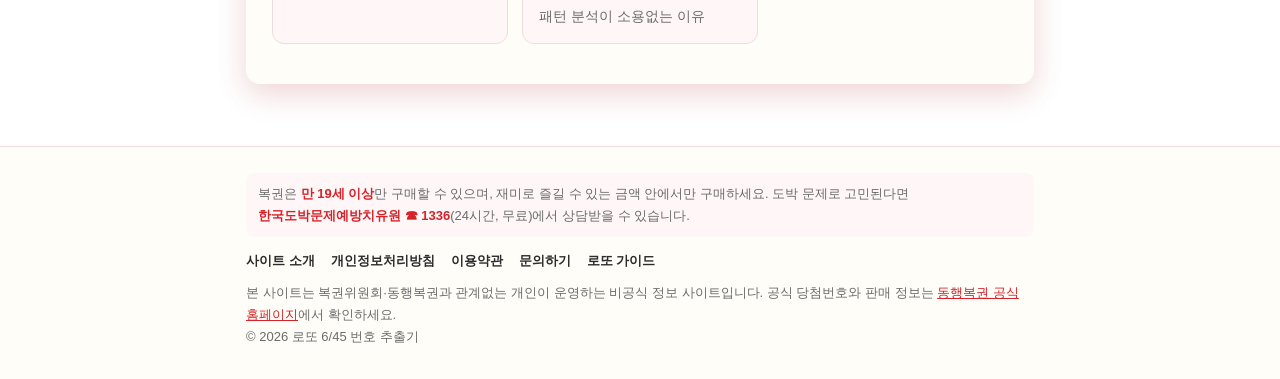
<file: guide/random-numbers.html>
<!DOCTYPE html>
<html lang="ko">
<head>
<!-- Google tag (gtag.js) -->
<script async src="https://www.googletagmanager.com/gtag/js?id=G-1ZV3DK69JF"></script>
<script>
  window.dataLayer = window.dataLayer || [];
  function gtag(){dataLayer.push(arguments);}
  gtag('js', new Date());

  gtag('config', 'G-1ZV3DK69JF');
</script>
<!-- Microsoft Clarity -->
<script type="text/javascript">
    (function(c,l,a,r,i,t,y){
        c[a]=c[a]||function(){(c[a].q=c[a].q||[]).push(arguments)};
        t=l.createElement(r);t.async=1;t.src="https://www.clarity.ms/tag/"+i;
        y=l.getElementsByTagName(r)[0];y.parentNode.insertBefore(t,y);
    })(window, document, "clarity", "script", "yz5sngi2xs");
</script>
<meta charset="UTF-8">
<meta name="viewport" content="width=device-width, initial-scale=1.0">
<title>무작위 번호는 어떻게 만들어질까 – 공정한 로또 번호 추출기의 원리 | 로또 6/45 번호 추출기</title>
<meta name="description" content="의사 난수와 암호학적 난수의 차이, 모듈로 편향과 버림 샘플링, 피셔-예이츠 셔플까지 공정한 로또 번호 추출기를 만드는 원리를 실제 코드와 함께 설명합니다.">
<meta property="og:type" content="article">
<meta property="og:site_name" content="로또 6/45 번호 추출기">
<meta property="og:locale" content="ko_KR">
<meta property="og:title" content="무작위 번호는 어떻게 만들어질까 – 공정한 로또 번호 추출기의 원리">
<meta property="og:description" content="의사 난수와 암호학적 난수의 차이, 모듈로 편향과 버림 샘플링, 피셔-예이츠 셔플까지 공정한 로또 번호 추출기를 만드는 원리를 실제 코드와 함께 설명합니다.">
<meta name="theme-color" content="#d6232a">
<link rel="icon" href="../assets/favicon.svg" type="image/svg+xml">
<link rel="stylesheet" href="../assets/style.css">
<script>
  // 저장된 테마 또는 시스템 설정을 렌더링 전에 적용 (깜빡임 방지)
  (function () {
    let t = null;
    try { t = localStorage.getItem("theme"); } catch (e) {}
    if (t !== "dark" && t !== "light") t = matchMedia("(prefers-color-scheme: dark)").matches ? "dark" : "light";
    document.documentElement.dataset.theme = t;
  })();
</script>
<!-- Google AdSense: 게시자 ID를 받은 뒤 아래 주석을 풀고 ca-pub-0000000000000000 을 본인 ID로 바꾸세요 (콘텐츠 페이지에만 넣습니다)
<script async src="https://pagead2.googlesyndication.com/pagead/js/adsbygoogle.js?client=ca-pub-0000000000000000" crossorigin="anonymous"></script>
-->
<script type="application/ld+json">
{
 "@context": "https://schema.org",
 "@type": "Article",
 "headline": "무작위 번호는 어떻게 만들어질까 – 공정한 로또 번호 추출기의 원리",
 "description": "의사 난수와 암호학적 난수의 차이, 모듈로 편향과 버림 샘플링, 피셔-예이츠 셔플까지 공정한 로또 번호 추출기를 만드는 원리를 실제 코드와 함께 설명합니다.",
 "inLanguage": "ko",
 "dateModified": "2026-10-17",
 "author": {
  "@type": "Organization",
  "name": "로또 6/45 번호 추출기"
 },
 "publisher": {
  "@type": "Organization",
  "name": "로또 6/45 번호 추출기"
 }
}
</script>
</head>
<body>
<a class="skip" href="#content">본문 바로가기</a>
<header class="site-header">
  <div class="wrap top">
    <a class="brand" href="../index.html"><span class="mark">로또</span>6/45 번호 추출기</a>
    <button id="theme" type="button" aria-label="테마 전환"><span class="icon"></span><span class="text"></span></button>
  </div>
  <nav class="site-nav wrap" aria-label="주요 메뉴">
    <ul>
      <li><a href="../index.html">번호 추출기</a></li>
      <li><a href="../simulator.html">당첨 시뮬레이터</a></li>
      <li><a href="../guide/index.html" aria-current="page">로또 가이드</a></li>
      <li><a href="../about.html">사이트 소개</a></li>
      <li><a href="../contact.html">문의하기</a></li>
    </ul>
  </nav>
</header>

<main id="content">
  <div class="wrap">
    <nav class="breadcrumb" aria-label="현재 위치"><a href="../index.html">홈</a><span aria-hidden="true">›</span><a href="index.html">로또 가이드</a><span aria-hidden="true">›</span>무작위 번호의 원리</nav>
    <article class="card prose">
      <h1>무작위 번호는 어떻게 만들어질까</h1>
      <p class="lead">컴퓨터는 정해진 명령대로만 움직이는 기계입니다. 그런 컴퓨터가 어떻게 ‘예측할 수 없는’ 번호를 만들어 낼까요? 이 사이트의 번호 추출기가 공정한 번호를 뽑기 위해 사용하는 방법을 단계별로 설명합니다.</p>
      <p class="meta">최종 점검일: 2026-10-17</p>

      <nav class="toc" aria-label="목차">
        <strong>목차</strong>
        <ol>
          <li><a href="#prng">의사 난수와 암호학적 난수</a></li>
          <li><a href="#bias">숨어 있는 함정: 모듈로 편향</a></li>
          <li><a href="#pick">중복 없이 6개 고르기</a></li>
          <li><a href="#code">이 사이트의 실제 코드</a></li>
          <li><a href="#test">정말 공정한지 확인하는 방법</a></li>
        </ol>
      </nav>

      <h2 id="prng">1. 의사 난수와 암호학적 난수</h2>
      <p>대부분의 프로그래밍 언어에는 난수 함수가 들어 있습니다. 자바스크립트의 <code>Math.random()</code>이 대표적입니다. 이런 함수는 <strong>의사 난수 생성기(PRNG)</strong>라고 부르는데, ‘시드(seed)’라는 시작값에 정해진 수식을 반복 적용해 그럴듯하게 무작위처럼 보이는 수열을 만듭니다. 시드와 수식을 알면 다음 값을 정확히 예측할 수 있기 때문에 ‘의사(擬似)’라는 이름이 붙었습니다.</p>
      <p>게임이나 시각 효과에는 의사 난수로 충분합니다. 하지만 비밀번호, 암호 키처럼 예측되면 안 되는 값에는 <strong>암호학적으로 안전한 난수 생성기(CSPRNG)</strong>를 사용합니다. 운영체제가 하드웨어 타이밍, 인터럽트 같은 예측하기 어려운 물리적 잡음을 모아 시드로 쓰고, 출력값으로부터 내부 상태를 역산할 수 없도록 설계된 알고리즘을 사용합니다. 브라우저에서는 <code>crypto.getRandomValues()</code>로 이 난수원을 쓸 수 있습니다.</p>
      <div class="table-wrap">
        <table>
          <thead><tr><th></th><th>Math.random()</th><th>crypto.getRandomValues()</th></tr></thead>
          <tbody>
            <tr><td>종류</td><td>의사 난수(PRNG)</td><td>암호학적 난수(CSPRNG)</td></tr>
            <tr><td>예측 가능성</td><td>내부 상태가 알려지면 예측 가능</td><td>사실상 예측 불가능</td></tr>
            <tr><td>주 용도</td><td>게임, 애니메이션, 시뮬레이션</td><td>암호 키, 토큰, 공정성이 중요한 추첨</td></tr>
            <tr><td>속도</td><td>매우 빠름</td><td>충분히 빠름(번호 추출에는 체감 차이 없음)</td></tr>
          </tbody>
        </table>
      </div>
      <p>로또 번호를 뽑는 데 엄청난 보안이 필요한 것은 아니지만, “특정 번호가 더 잘 나오지 않는다”는 것을 자신 있게 말하려면 품질이 검증된 난수원을 쓰는 편이 낫습니다. 그래서 이 사이트는 CSPRNG를 사용합니다.</p>

      <h2 id="bias">2. 숨어 있는 함정: 모듈로 편향</h2>
      <p>CSPRNG가 주는 것은 0부터 4,294,967,295(2³² − 1)까지의 32비트 정수입니다. 이것을 1~45 사이의 번호로 바꾸는 가장 쉬운 방법은 45로 나눈 나머지를 쓰는 것입니다.</p>
      <pre><code>번호 = (난수 % 45) + 1   // 간단하지만 아주 미세하게 불공정</code></pre>
      <p>문제는 2³²이 45로 나누어떨어지지 않는다는 점입니다. 2³² = 45 × 95,443,717 + 31이므로, 나머지가 0~30인 경우는 95,443,718번씩, 31~44인 경우는 95,443,717번씩 나옵니다. 즉 <strong>1~31번이 32~45번보다 아주 조금 더 자주 뽑힙니다.</strong> 이를 <strong>모듈로 편향</strong>이라고 합니다.</p>
      <p>차이는 약 1억분의 1 수준이라 실제로 체감할 수는 없습니다. 하지만 고치는 방법이 간단하므로 굳이 남겨 둘 이유가 없습니다. 해결책은 <strong>버림 샘플링(rejection sampling)</strong>입니다. 45의 배수 중 2³²보다 작은 가장 큰 값(45 × 95,443,717)을 경계로 정하고, 난수가 그 이상이면 버리고 다시 뽑습니다. 그러면 남은 범위는 45로 정확히 나누어떨어져 모든 번호의 확률이 완전히 같아집니다. 다시 뽑아야 할 확률은 약 1억 4천만분의 1이라 속도에도 영향이 없습니다.</p>

      <h2 id="pick">3. 중복 없이 6개 고르기</h2>
      <p>번호 하나를 공정하게 뽑을 수 있다면, 이제 서로 다른 6개를 골라야 합니다. 흔히 쓰는 방법은 두 가지입니다.</p>
      <h3>방법 A: 뽑고, 겹치면 다시 뽑기</h3>
      <p>1~45 중 하나를 뽑아 이미 나온 번호면 버리고 다시 뽑습니다. 결과는 공정하지만 이미 뽑은 번호가 많아질수록 헛수고가 늘어납니다.</p>
      <h3>방법 B: 통에서 꺼내기(비복원 추출)</h3>
      <p>1~45가 적힌 목록을 만들고, 목록에서 무작위 위치의 번호를 하나 꺼내 결과에 넣습니다. 꺼낸 번호는 목록에서 사라지므로 다음에는 44개 중에서, 그다음에는 43개 중에서 고르게 됩니다. 실제 추첨기에서 공이 빠져나가는 것과 같은 방식이며, 헛수고가 전혀 없습니다. 이 아이디어를 배열 안에서 자리 바꾸기로 효율적으로 구현한 것이 <strong>피셔-예이츠 셔플</strong>입니다. 이 사이트의 추출기는 방법 B를, 많은 횟수를 빠르게 돌려야 하는 <a href="../simulator.html">시뮬레이터</a>는 피셔-예이츠 셔플을 앞의 7칸까지만 수행하는 방식을 씁니다.</p>

      <h2 id="code">4. 이 사이트의 실제 코드</h2>
      <p>번호 추출기의 핵심 코드는 아래가 전부입니다. 누구나 브라우저의 ‘페이지 소스 보기’로 확인할 수 있습니다.</p>
      <pre><code>// 0 이상 max 미만의 정수를 균일하게 뽑기 (모듈로 편향 제거)
function randInt(max) {
  const limit = Math.floor(0x100000000 / max) * max;
  const buf = new Uint32Array(1);
  do { crypto.getRandomValues(buf); } while (buf[0] &gt;= limit);
  return buf[0] % max;
}

// 1~45가 든 통에서 6개를 꺼내 오름차순으로 정렬
function pickSix() {
  const pool = Array.from({ length: 45 }, (_, i) =&gt; i + 1);
  const out = [];
  for (let i = 0; i &lt; 6; i++) out.push(pool.splice(randInt(pool.length), 1)[0]);
  return out.sort((a, b) =&gt; a - b);
}</code></pre>
      <p><code>0x100000000</code>은 2³²입니다. <code>limit</code>은 그보다 작은 max의 최대 배수이고, 난수가 이 값 이상이면 반복문이 다시 뽑습니다. 번호 고정·제외 기능을 쓰면 고정 번호를 먼저 넣고, 제외 번호를 뺀 통에서 나머지를 같은 방식으로 꺼냅니다.</p>

      <h2 id="test">5. 정말 공정한지 확인하는 방법</h2>
      <p>코드가 맞더라도 실제 결과로 확인해 보는 것이 좋습니다. 가장 간단한 방법은 번호를 아주 많이 뽑아 각 번호의 출현 횟수를 세는 것입니다. 예를 들어 6개씩 100만 게임을 뽑으면 번호 하나당 기대 출현 횟수는 600만 ÷ 45 ≈ 133,333번입니다. 공정한 생성기라면 각 번호의 횟수가 이 값에서 표준편차(약 340) 몇 배 이내로 흩어져 있어야 합니다.</p>
      <p>통계학에서는 이를 <strong>카이제곱 적합도 검정</strong>으로 정량화합니다. 각 번호의 (관측값 − 기대값)² ÷ 기대값을 모두 더한 값이 자유도 44의 카이제곱 분포에서 흔히 나오는 범위(95% 구간 기준 약 28~64)에 있으면, 편향의 증거가 없다고 판단합니다. 공정한 생성기도 우연히 이 범위를 벗어날 수 있으므로, 여러 번 반복해서 대부분 범위 안에 드는지 보는 것이 정확합니다.</p>
      <div class="callout info">
        <p><strong>기억할 점:</strong> 공정한 추출기가 보장하는 것은 “모든 조합이 똑같은 확률로 나온다”는 것까지입니다. 아무리 좋은 난수를 써도 당첨 확률 자체는 1 / 8,145,060에서 바뀌지 않습니다.</p>
      </div>

      <div class="related">
        <h2>다음으로 읽을 글</h2>
        <div class="guide-list">
          <a href="probability.html"><strong>당첨 확률 계산하기</strong><span>조합으로 구하는 등위별 확률</span></a>
          <a href="myths.html"><strong>로또에 대한 흔한 오해 7가지</strong><span>패턴 분석이 소용없는 이유</span></a>
        </div>
      </div>
    </article>
  </div>
</main>

<footer class="site-footer">
  <div class="wrap">
    <p class="resp">복권은 <b>만 19세 이상</b>만 구매할 수 있으며, 재미로 즐길 수 있는 금액 안에서만 구매하세요. 도박 문제로 고민된다면 <b>한국도박문제예방치유원 ☎ 1336</b>(24시간, 무료)에서 상담받을 수 있습니다.</p>
    <nav aria-label="사이트 정보">
      <ul>
        <li><a href="../about.html">사이트 소개</a></li>
        <li><a href="../privacy.html">개인정보처리방침</a></li>
        <li><a href="../terms.html">이용약관</a></li>
        <li><a href="../contact.html">문의하기</a></li>
        <li><a href="../guide/index.html">로또 가이드</a></li>
      </ul>
    </nav>
    <p>본 사이트는 복권위원회·동행복권과 관계없는 개인이 운영하는 비공식 정보 사이트입니다. 공식 당첨번호와 판매 정보는 <a href="https://dhlottery.co.kr" rel="noopener" target="_blank">동행복권 공식 홈페이지</a>에서 확인하세요.</p>
    <p>© 2026 로또 6/45 번호 추출기</p>
  </div>
</footer>

<div class="toast" id="toast" role="status" aria-live="polite"></div>
<script src="../assets/site.js"></script>
</body>
</html>
</file>
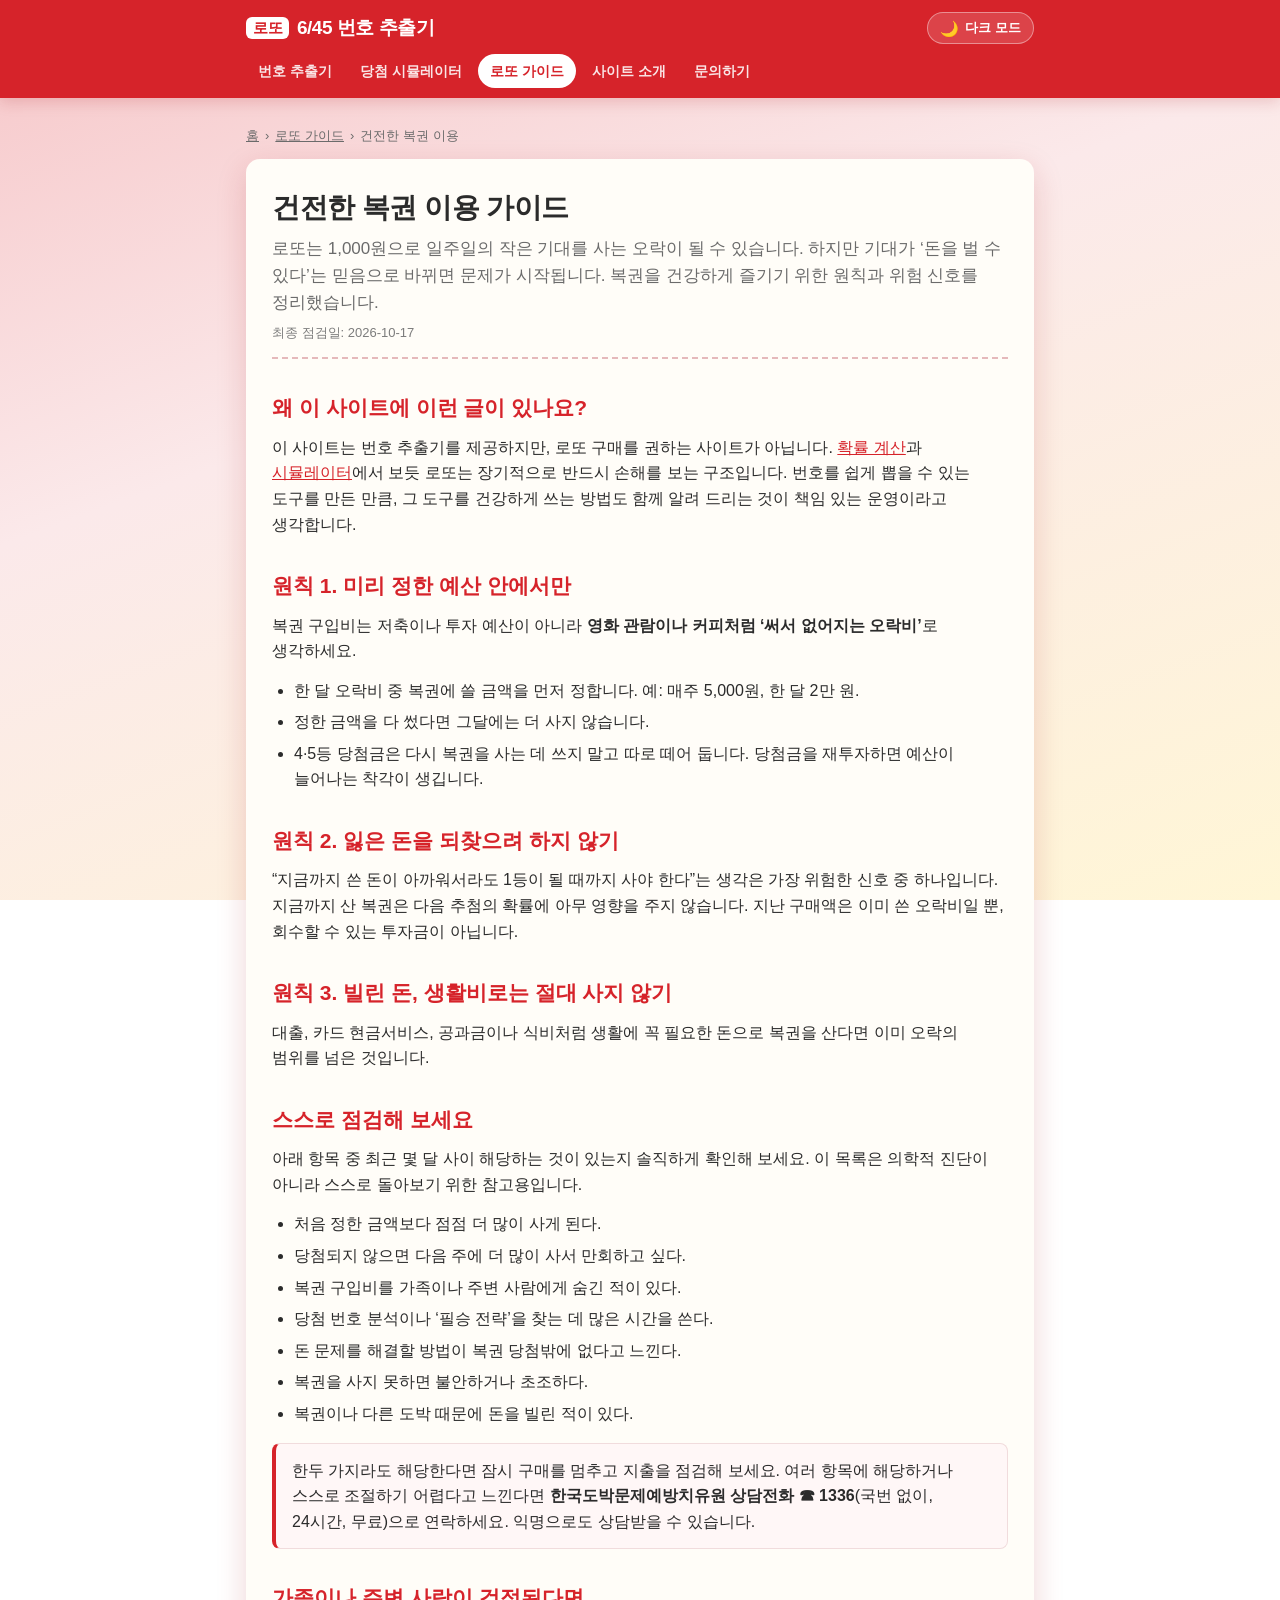
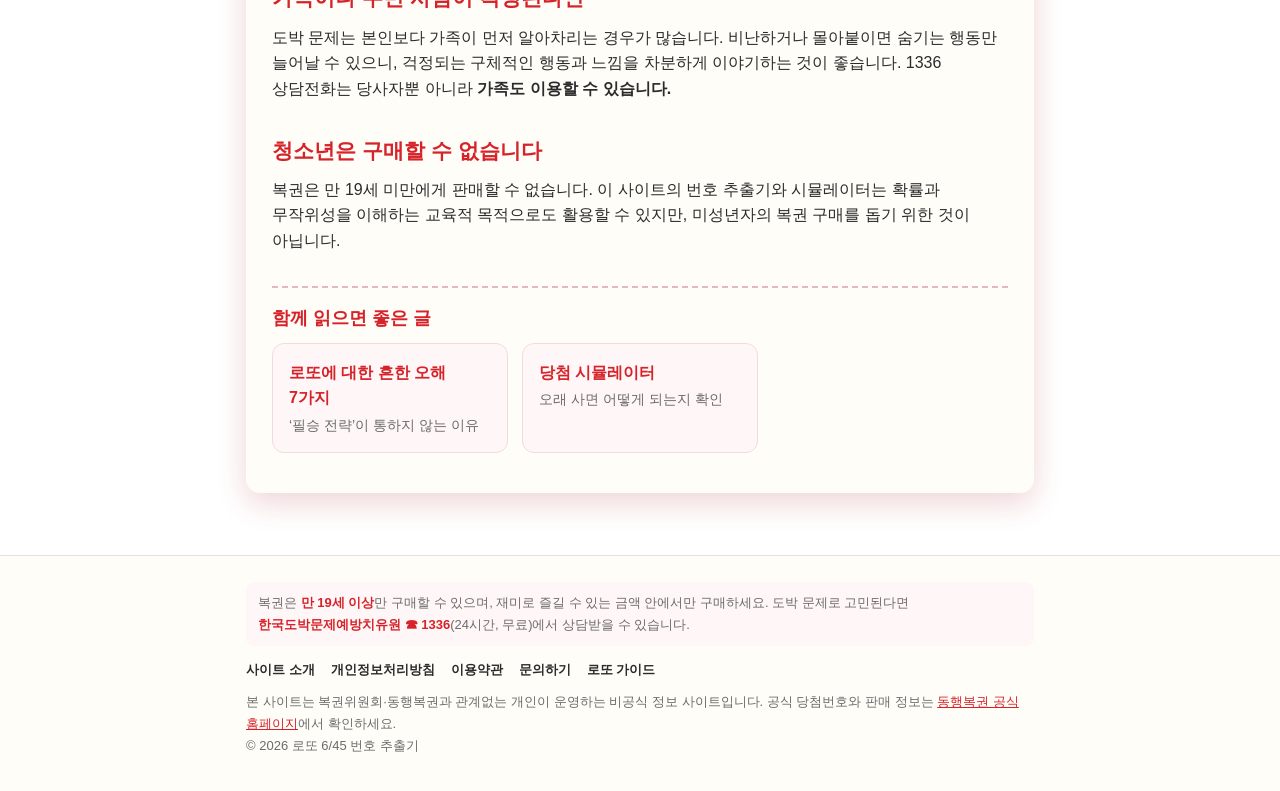
<file: guide/responsible-play.html>
<!DOCTYPE html>
<html lang="ko">
<head>
<!-- Google tag (gtag.js) -->
<script async src="https://www.googletagmanager.com/gtag/js?id=G-1ZV3DK69JF"></script>
<script>
  window.dataLayer = window.dataLayer || [];
  function gtag(){dataLayer.push(arguments);}
  gtag('js', new Date());

  gtag('config', 'G-1ZV3DK69JF');
</script>
<!-- Microsoft Clarity -->
<script type="text/javascript">
    (function(c,l,a,r,i,t,y){
        c[a]=c[a]||function(){(c[a].q=c[a].q||[]).push(arguments)};
        t=l.createElement(r);t.async=1;t.src="https://www.clarity.ms/tag/"+i;
        y=l.getElementsByTagName(r)[0];y.parentNode.insertBefore(t,y);
    })(window, document, "clarity", "script", "yz5sngi2xs");
</script>
<meta charset="UTF-8">
<meta name="viewport" content="width=device-width, initial-scale=1.0">
<title>건전한 복권 이용 가이드 – 즐길 수 있는 만큼만 | 로또 6/45 번호 추출기</title>
<meta name="description" content="복권을 오락으로 건강하게 즐기기 위한 예산 정하는 법, 스스로 점검할 수 있는 위험 신호, 가족을 위한 안내와 무료 상담 창구(1336)를 정리했습니다.">
<meta property="og:type" content="article">
<meta property="og:site_name" content="로또 6/45 번호 추출기">
<meta property="og:locale" content="ko_KR">
<meta property="og:title" content="건전한 복권 이용 가이드 – 즐길 수 있는 만큼만">
<meta property="og:description" content="복권을 오락으로 건강하게 즐기기 위한 예산 정하는 법, 스스로 점검할 수 있는 위험 신호, 가족을 위한 안내와 무료 상담 창구(1336)를 정리했습니다.">
<meta name="theme-color" content="#d6232a">
<link rel="icon" href="../assets/favicon.svg" type="image/svg+xml">
<link rel="stylesheet" href="../assets/style.css">
<script>
  // 저장된 테마 또는 시스템 설정을 렌더링 전에 적용 (깜빡임 방지)
  (function () {
    let t = null;
    try { t = localStorage.getItem("theme"); } catch (e) {}
    if (t !== "dark" && t !== "light") t = matchMedia("(prefers-color-scheme: dark)").matches ? "dark" : "light";
    document.documentElement.dataset.theme = t;
  })();
</script>
<!-- Google AdSense: 게시자 ID를 받은 뒤 아래 주석을 풀고 ca-pub-0000000000000000 을 본인 ID로 바꾸세요 (콘텐츠 페이지에만 넣습니다)
<script async src="https://pagead2.googlesyndication.com/pagead/js/adsbygoogle.js?client=ca-pub-0000000000000000" crossorigin="anonymous"></script>
-->
<script type="application/ld+json">
{
 "@context": "https://schema.org",
 "@type": "Article",
 "headline": "건전한 복권 이용 가이드 – 즐길 수 있는 만큼만",
 "description": "복권을 오락으로 건강하게 즐기기 위한 예산 정하는 법, 스스로 점검할 수 있는 위험 신호, 가족을 위한 안내와 무료 상담 창구(1336)를 정리했습니다.",
 "inLanguage": "ko",
 "dateModified": "2026-10-17",
 "author": {
  "@type": "Organization",
  "name": "로또 6/45 번호 추출기"
 },
 "publisher": {
  "@type": "Organization",
  "name": "로또 6/45 번호 추출기"
 }
}
</script>
</head>
<body>
<a class="skip" href="#content">본문 바로가기</a>
<header class="site-header">
  <div class="wrap top">
    <a class="brand" href="../index.html"><span class="mark">로또</span>6/45 번호 추출기</a>
    <button id="theme" type="button" aria-label="테마 전환"><span class="icon"></span><span class="text"></span></button>
  </div>
  <nav class="site-nav wrap" aria-label="주요 메뉴">
    <ul>
      <li><a href="../index.html">번호 추출기</a></li>
      <li><a href="../simulator.html">당첨 시뮬레이터</a></li>
      <li><a href="../guide/index.html" aria-current="page">로또 가이드</a></li>
      <li><a href="../about.html">사이트 소개</a></li>
      <li><a href="../contact.html">문의하기</a></li>
    </ul>
  </nav>
</header>

<main id="content">
  <div class="wrap">
    <nav class="breadcrumb" aria-label="현재 위치"><a href="../index.html">홈</a><span aria-hidden="true">›</span><a href="index.html">로또 가이드</a><span aria-hidden="true">›</span>건전한 복권 이용</nav>
    <article class="card prose">
      <h1>건전한 복권 이용 가이드</h1>
      <p class="lead">로또는 1,000원으로 일주일의 작은 기대를 사는 오락이 될 수 있습니다. 하지만 기대가 ‘돈을 벌 수 있다’는 믿음으로 바뀌면 문제가 시작됩니다. 복권을 건강하게 즐기기 위한 원칙과 위험 신호를 정리했습니다.</p>
      <p class="meta">최종 점검일: 2026-10-17</p>

      <h2>왜 이 사이트에 이런 글이 있나요?</h2>
      <p>이 사이트는 번호 추출기를 제공하지만, 로또 구매를 권하는 사이트가 아닙니다. <a href="probability.html">확률 계산</a>과 <a href="../simulator.html">시뮬레이터</a>에서 보듯 로또는 장기적으로 반드시 손해를 보는 구조입니다. 번호를 쉽게 뽑을 수 있는 도구를 만든 만큼, 그 도구를 건강하게 쓰는 방법도 함께 알려 드리는 것이 책임 있는 운영이라고 생각합니다.</p>

      <h2>원칙 1. 미리 정한 예산 안에서만</h2>
      <p>복권 구입비는 저축이나 투자 예산이 아니라 <strong>영화 관람이나 커피처럼 ‘써서 없어지는 오락비’</strong>로 생각하세요.</p>
      <ul>
        <li>한 달 오락비 중 복권에 쓸 금액을 먼저 정합니다. 예: 매주 5,000원, 한 달 2만 원.</li>
        <li>정한 금액을 다 썼다면 그달에는 더 사지 않습니다.</li>
        <li>4·5등 당첨금은 다시 복권을 사는 데 쓰지 말고 따로 떼어 둡니다. 당첨금을 재투자하면 예산이 늘어나는 착각이 생깁니다.</li>
      </ul>

      <h2>원칙 2. 잃은 돈을 되찾으려 하지 않기</h2>
      <p>“지금까지 쓴 돈이 아까워서라도 1등이 될 때까지 사야 한다”는 생각은 가장 위험한 신호 중 하나입니다. 지금까지 산 복권은 다음 추첨의 확률에 아무 영향을 주지 않습니다. 지난 구매액은 이미 쓴 오락비일 뿐, 회수할 수 있는 투자금이 아닙니다.</p>

      <h2>원칙 3. 빌린 돈, 생활비로는 절대 사지 않기</h2>
      <p>대출, 카드 현금서비스, 공과금이나 식비처럼 생활에 꼭 필요한 돈으로 복권을 산다면 이미 오락의 범위를 넘은 것입니다.</p>

      <h2>스스로 점검해 보세요</h2>
      <p>아래 항목 중 최근 몇 달 사이 해당하는 것이 있는지 솔직하게 확인해 보세요. 이 목록은 의학적 진단이 아니라 스스로 돌아보기 위한 참고용입니다.</p>
      <ul>
        <li>처음 정한 금액보다 점점 더 많이 사게 된다.</li>
        <li>당첨되지 않으면 다음 주에 더 많이 사서 만회하고 싶다.</li>
        <li>복권 구입비를 가족이나 주변 사람에게 숨긴 적이 있다.</li>
        <li>당첨 번호 분석이나 ‘필승 전략’을 찾는 데 많은 시간을 쓴다.</li>
        <li>돈 문제를 해결할 방법이 복권 당첨밖에 없다고 느낀다.</li>
        <li>복권을 사지 못하면 불안하거나 초조하다.</li>
        <li>복권이나 다른 도박 때문에 돈을 빌린 적이 있다.</li>
      </ul>
      <div class="callout">
        <p>한두 가지라도 해당한다면 잠시 구매를 멈추고 지출을 점검해 보세요. 여러 항목에 해당하거나 스스로 조절하기 어렵다고 느낀다면 <strong>한국도박문제예방치유원 상담전화 ☎ 1336</strong>(국번 없이, 24시간, 무료)으로 연락하세요. 익명으로도 상담받을 수 있습니다.</p>
      </div>

      <h2>가족이나 주변 사람이 걱정된다면</h2>
      <p>도박 문제는 본인보다 가족이 먼저 알아차리는 경우가 많습니다. 비난하거나 몰아붙이면 숨기는 행동만 늘어날 수 있으니, 걱정되는 구체적인 행동과 느낌을 차분하게 이야기하는 것이 좋습니다. 1336 상담전화는 당사자뿐 아니라 <strong>가족도 이용할 수 있습니다.</strong></p>

      <h2>청소년은 구매할 수 없습니다</h2>
      <p>복권은 만 19세 미만에게 판매할 수 없습니다. 이 사이트의 번호 추출기와 시뮬레이터는 확률과 무작위성을 이해하는 교육적 목적으로도 활용할 수 있지만, 미성년자의 복권 구매를 돕기 위한 것이 아닙니다.</p>

      <div class="related">
        <h2>함께 읽으면 좋은 글</h2>
        <div class="guide-list">
          <a href="myths.html"><strong>로또에 대한 흔한 오해 7가지</strong><span>‘필승 전략’이 통하지 않는 이유</span></a>
          <a href="../simulator.html"><strong>당첨 시뮬레이터</strong><span>오래 사면 어떻게 되는지 확인</span></a>
        </div>
      </div>
    </article>
  </div>
</main>

<footer class="site-footer">
  <div class="wrap">
    <p class="resp">복권은 <b>만 19세 이상</b>만 구매할 수 있으며, 재미로 즐길 수 있는 금액 안에서만 구매하세요. 도박 문제로 고민된다면 <b>한국도박문제예방치유원 ☎ 1336</b>(24시간, 무료)에서 상담받을 수 있습니다.</p>
    <nav aria-label="사이트 정보">
      <ul>
        <li><a href="../about.html">사이트 소개</a></li>
        <li><a href="../privacy.html">개인정보처리방침</a></li>
        <li><a href="../terms.html">이용약관</a></li>
        <li><a href="../contact.html">문의하기</a></li>
        <li><a href="../guide/index.html">로또 가이드</a></li>
      </ul>
    </nav>
    <p>본 사이트는 복권위원회·동행복권과 관계없는 개인이 운영하는 비공식 정보 사이트입니다. 공식 당첨번호와 판매 정보는 <a href="https://dhlottery.co.kr" rel="noopener" target="_blank">동행복권 공식 홈페이지</a>에서 확인하세요.</p>
    <p>© 2026 로또 6/45 번호 추출기</p>
  </div>
</footer>

<div class="toast" id="toast" role="status" aria-live="polite"></div>
<script src="../assets/site.js"></script>
</body>
</html>
</file>
<file: assets/style.css>
/* ===== 공통 토큰 ===== */
:root {
  --red: #d6232a;
  --red-dark: #a8141a;
  --pink: #fde8e9;
  --paper: #fffdf8;
  --ink: #2b2b2b;
  --y: #fbc400;
  --b: #69c8f2;
  --r: #ff7272;
  --g: #aaaaaa;
  --gr: #b0d840;
  --bg: linear-gradient(160deg, #f6c6c8 0%, #fbe9ea 40%, #fff6d6 100%);
  --muted: #6b6b6b;
  --muted-2: #7c7c7c;
  --dash: #e5b9bb;
  --line: #f1dcdd;
  --row-alt: #fff7f7;
  --empty-bg: #eee;
  --empty-fg: #bbb;
  --empty-ring: #e2e2e2;
  --btn-bg: #fff;
  --shadow: rgba(168, 20, 26, 0.18);
  --toast-bg: #333;
  --ok: #2e9d4f;
  --code-bg: #f6efef;
  color-scheme: light;
}
:root[data-theme="dark"] {
  --red: #e0383f;
  --red-dark: #8c1016;
  --pink: #3a2124;
  --paper: #1f1c1d;
  --ink: #ece6e6;
  --bg: linear-gradient(160deg, #2a1618 0%, #181314 50%, #1f1b12 100%);
  --muted: #a8a0a0;
  --muted-2: #948d8d;
  --dash: #5a3a3c;
  --line: #342b2c;
  --row-alt: #262122;
  --empty-bg: #2e2a2a;
  --empty-fg: #6e6767;
  --empty-ring: #3c3636;
  --btn-bg: #1f1c1d;
  --shadow: rgba(0, 0, 0, 0.5);
  --toast-bg: #ece6e6;
  --ok: #5cc97a;
  --code-bg: #2a2425;
  color-scheme: dark;
}

* { box-sizing: border-box; margin: 0; padding: 0; }
html { -webkit-text-size-adjust: 100%; }
body {
  font-family: "Apple SD Gothic Neo", "Malgun Gothic", "Noto Sans KR", sans-serif;
  background: var(--bg);
  background-attachment: fixed;
  min-height: 100vh;
  color: var(--ink);
  line-height: 1.6;
  word-break: keep-all;
  overflow-wrap: break-word;
  transition: background .3s, color .3s;
}
a { color: var(--red); }
img { max-width: 100%; }
.wrap { width: 100%; max-width: 820px; margin: 0 auto; padding: 0 16px; }
.skip { position: absolute; left: -9999px; }
.skip:focus { left: 16px; top: 8px; z-index: 100; background: var(--paper); padding: 8px 12px; }

button {
  font-family: inherit;
  cursor: pointer;
  border: none;
  border-radius: 10px;
  font-weight: 800;
  transition: transform .1s, box-shadow .1s, filter .2s;
}
button:active { transform: translateY(2px); }

/* ===== 헤더 / 내비게이션 ===== */
.site-header { background: var(--red); color: #fff; box-shadow: 0 4px 14px var(--shadow); }
.site-header .top { display: flex; align-items: center; justify-content: space-between; gap: 12px; padding-top: 12px; padding-bottom: 10px; }
.brand { color: #fff; text-decoration: none; font-weight: 900; font-size: 19px; letter-spacing: -.5px; display: flex; align-items: center; gap: 8px; }
.brand .mark { background: #fff; color: var(--red); border-radius: 6px; padding: 0 7px; font-size: 15px; line-height: 1.5; }
#theme {
  display: flex; align-items: center; gap: 6px;
  background: rgba(255,255,255,.15);
  color: #fff;
  border: 1px solid rgba(255,255,255,.4);
  border-radius: 999px;
  padding: 6px 12px;
  font-size: 13px;
  white-space: nowrap;
}
#theme:hover { background: rgba(255,255,255,.28); }
#theme .icon { font-size: 15px; line-height: 1; }
.site-nav ul { list-style: none; display: flex; gap: 4px; overflow-x: auto; scrollbar-width: none; padding-bottom: 10px; }
.site-nav ul::-webkit-scrollbar { display: none; }
.site-nav a {
  display: block; white-space: nowrap;
  color: #fff; text-decoration: none; font-size: 14px; font-weight: 700;
  padding: 6px 12px; border-radius: 999px; opacity: .88;
}
.site-nav a:hover { background: rgba(255,255,255,.15); opacity: 1; }
.site-nav a[aria-current="page"] { background: #fff; color: var(--red); opacity: 1; }
@media (max-width: 480px) {
  #theme .text { display: none; }
  .brand { font-size: 17px; }
}

/* ===== 레이아웃 ===== */
main { padding: 28px 0 40px; }
.card {
  background: var(--paper);
  border-radius: 14px;
  box-shadow: 0 10px 30px var(--shadow);
  margin-bottom: 22px;
}
.breadcrumb { font-size: 13px; color: var(--muted); margin-bottom: 12px; }
.breadcrumb a { color: var(--muted); }
.breadcrumb span[aria-hidden] { margin: 0 6px; }

/* ===== 본문(글) 타이포그래피 ===== */
.prose { padding: 30px 26px; }
.prose h1 { font-size: 28px; line-height: 1.35; font-weight: 900; letter-spacing: -.5px; margin-bottom: 8px; }
.prose .lead { font-size: 17px; color: var(--muted); margin-bottom: 6px; }
.prose .meta { font-size: 13px; color: var(--muted-2); border-bottom: 2px dashed var(--dash); padding-bottom: 14px; margin-bottom: 22px; }
.prose h2 { font-size: 21px; font-weight: 900; color: var(--red); margin: 34px 0 12px; line-height: 1.4; }
.prose h2:first-child { margin-top: 0; }
.prose h3 { font-size: 17px; font-weight: 800; margin: 24px 0 8px; }
.prose p { margin-bottom: 14px; font-size: 16px; }
.prose ul, .prose ol { margin: 0 0 16px 22px; }
.prose li { margin-bottom: 6px; }
.prose strong { color: var(--ink); }
.prose code { background: var(--code-bg); padding: 1px 6px; border-radius: 4px; font-size: .92em; }
.prose pre {
  background: var(--code-bg); border-radius: 10px; padding: 14px 16px;
  overflow-x: auto; font-size: 13.5px; line-height: 1.55; margin-bottom: 16px;
}
.prose pre code { background: none; padding: 0; }
.prose blockquote { border-left: 4px solid var(--red); padding: 4px 0 4px 14px; color: var(--muted); margin-bottom: 16px; }
.table-wrap { overflow-x: auto; margin-bottom: 18px; }
.prose table { width: 100%; border-collapse: collapse; font-size: 14.5px; min-width: 460px; }
.prose th, .prose td { border-bottom: 1px solid var(--line); padding: 9px 10px; text-align: left; vertical-align: top; }
.prose th { background: var(--row-alt); font-weight: 800; white-space: nowrap; }
.prose td.num, .prose th.num { text-align: right; white-space: nowrap; font-variant-numeric: tabular-nums; }
.callout { background: var(--row-alt); border: 1px solid var(--line); border-left: 4px solid var(--red); border-radius: 8px; padding: 14px 16px; margin: 0 0 18px; font-size: 15px; }
.callout p:last-child { margin-bottom: 0; }
.callout.info { border-left-color: var(--b); }
.toc { background: var(--row-alt); border-radius: 10px; padding: 14px 18px; margin-bottom: 24px; font-size: 15px; }
.toc strong { display: block; margin-bottom: 6px; }
.toc ol { margin-bottom: 0; }
.related { border-top: 2px dashed var(--dash); margin-top: 32px; padding-top: 18px; }
.related h2 { margin-top: 0; font-size: 18px; }
.sources { font-size: 14px; color: var(--muted); }

/* FAQ */
.faq details { border-bottom: 1px solid var(--line); padding: 12px 0; }
.faq summary { font-weight: 800; cursor: pointer; list-style: none; position: relative; padding-right: 24px; }
.faq summary::-webkit-details-marker { display: none; }
.faq summary::after { content: "+"; position: absolute; right: 4px; top: -2px; font-size: 20px; color: var(--red); }
.faq details[open] summary::after { content: "−"; }
.faq details p { margin: 10px 0 0; font-size: 15px; color: var(--ink); }

/* 가이드 카드 목록 */
.guide-list { display: grid; grid-template-columns: repeat(auto-fill, minmax(230px, 1fr)); gap: 14px; margin: 6px 0 10px; }
.guide-list a {
  display: block; text-decoration: none; color: var(--ink);
  background: var(--row-alt); border: 1px solid var(--line); border-radius: 12px;
  padding: 16px; transition: transform .15s, border-color .15s;
}
.guide-list a:hover { transform: translateY(-2px); border-color: var(--red); }
.guide-list strong { display: block; color: var(--red); font-size: 16px; margin-bottom: 4px; }
.guide-list span { font-size: 14px; color: var(--muted); line-height: 1.5; display: block; }

/* ===== 로또 공 ===== */
.ball {
  width: 42px; height: 42px;
  border-radius: 50%;
  display: grid; place-items: center;
  font-weight: 800; font-size: 17px; color: #fff;
  text-shadow: 0 1px 2px rgba(0,0,0,.35);
  box-shadow: inset -4px -5px 8px rgba(0,0,0,.18), inset 3px 3px 6px rgba(255,255,255,.45), 0 2px 4px rgba(0,0,0,.18);
  animation: pop .5s cubic-bezier(.2,1.6,.4,1) both;
  flex: 0 0 auto;
}
.ball.empty { background: var(--empty-bg); color: var(--empty-fg); text-shadow: none; box-shadow: inset 0 0 0 2px var(--empty-ring); animation: none; }
.ball.sm { width: 30px; height: 30px; font-size: 13px; animation: none; }
.c1 { background: var(--y); }
.c2 { background: var(--b); }
.c3 { background: var(--r); }
.c4 { background: var(--g); }
.c5 { background: var(--gr); }
@keyframes pop {
  0% { transform: scale(0) rotate(-180deg); opacity: 0; }
  100% { transform: scale(1) rotate(0); opacity: 1; }
}
.inline-balls { display: flex; gap: 5px; flex-wrap: wrap; margin: 4px 0 14px; }

/* ===== 추출기(티켓) ===== */
.ticket { max-width: 560px; margin: 0 auto 22px; overflow: hidden; position: relative; }
.ticket .head { background: var(--red); color: #fff; padding: 20px 22px 18px; position: relative; }
.ticket .head::after {
  content: ""; position: absolute; left: 0; right: 0; bottom: -8px; height: 16px;
  background: radial-gradient(circle at 8px 0, var(--paper) 7px, transparent 8px) 0 0 / 16px 16px repeat-x;
}
.ticket .head .sub { font-size: 12px; letter-spacing: 3px; opacity: .85; }
.ticket .head h1 { font-size: 30px; font-weight: 900; letter-spacing: -1px; margin-top: 2px; line-height: 1.3; }
.ticket .head p { font-size: 14px; opacity: .92; margin-top: 4px; }
.balls-deco { position: absolute; right: 16px; top: 16px; display: flex; gap: 4px; }
.balls-deco i { width: 14px; height: 14px; border-radius: 50%; box-shadow: inset -2px -2px 3px rgba(0,0,0,.18); }
.ticket .body { padding: 28px 22px 6px; }
.guide-bar {
  display: flex; justify-content: space-between; align-items: center; gap: 8px; flex-wrap: wrap;
  font-size: 13px; color: var(--muted);
  border-bottom: 2px dashed var(--dash); padding-bottom: 10px; margin-bottom: 8px;
}
.guide-bar b { color: var(--red); }
.guide-bar select { font: inherit; color: var(--ink); background: var(--row-alt); border: 1px solid var(--line); border-radius: 6px; padding: 3px 6px; }
.row { display: flex; align-items: center; gap: 10px; padding: 10px 8px; border-bottom: 1px solid var(--line); min-height: 66px; flex-wrap: wrap; }
.row:nth-child(even) { background: var(--row-alt); }
.label { flex: 0 0 34px; height: 34px; border-radius: 6px; background: var(--red); color: #fff; font-weight: 800; font-size: 18px; display: grid; place-items: center; }
.nums { display: flex; gap: 7px; flex: 1; justify-content: space-between; }
.row .stat { flex-basis: 100%; font-size: 12px; color: var(--muted-2); padding-left: 44px; margin-top: -2px; }
.row .stat:empty { display: none; }
.actions { padding: 20px 22px; display: flex; gap: 10px; }
.btn-main {
  flex: 1; background: var(--red); color: #fff; font-size: 20px; padding: 15px;
  box-shadow: 0 5px 0 var(--red-dark);
}
.btn-main:hover { filter: brightness(1.08); }
.btn-main:active { box-shadow: 0 2px 0 var(--red-dark); }
.btn-main:disabled { filter: grayscale(.4); cursor: wait; }
.btn-sub { flex: 0 0 auto; background: var(--btn-bg); color: var(--red); border: 2px solid var(--red); font-size: 15px; padding: 0 18px; }
.btn-sub:hover { background: var(--pink); }
.legend { display: flex; justify-content: center; flex-wrap: wrap; gap: 6px 14px; font-size: 12px; color: var(--muted); padding: 0 22px 14px; }
.legend span::before {
  content: ""; display: inline-block; width: 11px; height: 11px; border-radius: 50%;
  margin-right: 5px; vertical-align: -1px; background: var(--c);
}

/* 번호 고정/제외 옵션 */
.options { margin: 0 22px 16px; border: 1px solid var(--line); border-radius: 10px; background: var(--row-alt); }
.options summary { cursor: pointer; padding: 12px 14px; font-weight: 800; font-size: 14px; }
.options .inner { padding: 0 14px 14px; }
.options .hint { font-size: 13px; color: var(--muted); margin-bottom: 10px; }
.num-grid { display: grid; grid-template-columns: repeat(9, 1fr); gap: 5px; }
.num-grid button {
  aspect-ratio: 1; font-size: 14px; font-weight: 700; border-radius: 50%;
  background: var(--paper); color: var(--ink); border: 1px solid var(--line); padding: 0;
}
.num-grid button.fix { background: var(--red); color: #fff; border-color: var(--red); }
.num-grid button.ex { background: var(--empty-bg); color: var(--empty-fg); text-decoration: line-through; }
.options .summary-line { display: flex; justify-content: space-between; align-items: center; gap: 8px; flex-wrap: wrap; font-size: 13px; margin-top: 10px; }
.options .summary-line b { color: var(--red); }
.link-btn { background: none; color: var(--red); text-decoration: underline; font-weight: 700; font-size: 13px; padding: 0; border-radius: 0; }

.ticket .foot {
  border-top: 2px dashed var(--dash); margin: 0 22px; padding: 14px 0 20px;
  font-size: 12px; color: var(--muted-2); text-align: center; line-height: 1.7;
}

/* ===== 시뮬레이터 ===== */
.sim { padding: 24px 22px; }
.sim h1 { font-size: 26px; font-weight: 900; color: var(--red); line-height: 1.35; }
.sim .desc { color: var(--muted); font-size: 15px; margin: 6px 0 18px; }
.sim-form { display: grid; gap: 14px; }
.sim-form .group > span { display: block; font-size: 14px; font-weight: 800; margin-bottom: 6px; }
.pick-inputs { display: flex; gap: 6px; flex-wrap: wrap; align-items: center; }
.pick-inputs input { width: 52px; text-align: center; }
.sim-form input, .sim-form select {
  font: inherit; font-size: 16px; color: var(--ink);
  background: var(--row-alt); border: 1px solid var(--line); border-radius: 8px; padding: 8px 10px;
}
.sim-form input:focus, .sim-form select:focus { outline: none; border-color: var(--red); box-shadow: 0 0 0 3px var(--pink); }
.sim-row { display: flex; gap: 12px; flex-wrap: wrap; }
.sim-row .group { flex: 1 1 200px; }
.sim-row select { width: 100%; }
.progress { height: 8px; background: var(--empty-bg); border-radius: 999px; overflow: hidden; margin-top: 14px; display: none; }
.progress.show { display: block; }
.progress i { display: block; height: 100%; width: 0; background: var(--red); transition: width .1s; }
.sim-result { margin-top: 20px; display: none; }
.sim-result.show { display: block; }
.kpis { display: grid; grid-template-columns: repeat(auto-fit, minmax(150px, 1fr)); gap: 10px; margin-bottom: 16px; }
.kpi { background: var(--row-alt); border: 1px solid var(--line); border-radius: 10px; padding: 12px 14px; }
.kpi span { display: block; font-size: 12.5px; color: var(--muted); }
.kpi b { display: block; font-size: 20px; font-variant-numeric: tabular-nums; }
.kpi b.neg { color: var(--red); }
.kpi b.pos { color: var(--ok); }
.sim-result .note { font-size: 13px; color: var(--muted); margin-top: 8px; }
.sim-result .table-wrap table { width: 100%; border-collapse: collapse; font-size: 14.5px; min-width: 420px; }
.sim-result th, .sim-result td { border-bottom: 1px solid var(--line); padding: 8px 10px; text-align: right; font-variant-numeric: tabular-nums; }
.sim-result th:first-child, .sim-result td:first-child { text-align: left; }
.sim-result th { background: var(--row-alt); }
.form-error { color: var(--red); font-size: 14px; min-height: 1em; }

/* ===== 문의 폼 ===== */
.form-card { padding: 26px 22px; }
.field { display: block; margin-bottom: 12px; }
.field span { display: block; font-size: 14px; font-weight: 700; margin-bottom: 5px; }
.field em { color: var(--red); font-style: normal; }
.field input, .field textarea, .field select {
  width: 100%; font: inherit; font-size: 16px; color: var(--ink);
  background: var(--row-alt); border: 1px solid var(--line); border-radius: 8px; padding: 10px 12px;
}
.field textarea { min-height: 130px; resize: vertical; }
.field input:focus, .field textarea:focus, .field select:focus { outline: none; border-color: var(--red); box-shadow: 0 0 0 3px var(--pink); }
.hp { position: absolute; left: -9999px; }
#send { width: 100%; background: var(--red); color: #fff; font-size: 16px; padding: 13px; margin-top: 4px; box-shadow: 0 4px 0 var(--red-dark); }
#send:hover { filter: brightness(1.08); }
#send:disabled { filter: grayscale(.4); cursor: wait; }
.form-status { font-size: 14px; margin-top: 12px; text-align: center; min-height: 1em; }
.form-status.ok { color: var(--ok); }
.form-status.err { color: var(--red); }

/* 댓글 */
.comments { padding: 24px 22px 18px; }
.comments h2 { font-size: 20px; font-weight: 900; color: var(--red); margin-bottom: 12px; }
#disqus_thread { color: var(--ink); min-height: 60px; }
#disqus_thread a { color: var(--red); }

/* ===== 푸터 ===== */
.site-footer { border-top: 1px solid var(--line); padding: 26px 0 34px; font-size: 13px; color: var(--muted); background: var(--paper); }
.site-footer .resp { background: var(--row-alt); border-radius: 8px; padding: 10px 12px; margin-bottom: 14px; }
.site-footer .resp b { color: var(--red); }
.site-footer nav ul { list-style: none; display: flex; flex-wrap: wrap; gap: 4px 16px; margin-bottom: 10px; }
.site-footer nav a { color: var(--ink); text-decoration: none; font-weight: 700; }
.site-footer nav a:hover { text-decoration: underline; }
.site-footer p { line-height: 1.7; }

/* 토스트 */
.toast {
  position: fixed; left: 50%; bottom: 30px; transform: translateX(-50%) translateY(20px);
  background: var(--toast-bg); color: var(--paper);
  padding: 10px 18px; border-radius: 20px; font-size: 14px;
  opacity: 0; pointer-events: none; transition: .3s; z-index: 50;
}
.toast.show { opacity: 1; transform: translateX(-50%) translateY(0); }

@media (max-width: 480px) {
  .prose { padding: 24px 18px; }
  .prose h1 { font-size: 24px; }
  .ticket .head h1 { font-size: 25px; }
  .ball { width: 36px; height: 36px; font-size: 15px; }
  .nums { gap: 4px; }
  .label { flex-basis: 30px; height: 30px; }
  .row .stat { padding-left: 40px; }
  .actions { padding: 18px 16px; }
  .ticket .body { padding: 26px 14px 6px; }
  .options { margin: 0 14px 14px; }
  .num-grid { gap: 4px; }
  .num-grid button { font-size: 13px; }
  .pick-inputs { gap: 4px; }
  .pick-inputs input { width: calc((100% - 20px) / 6); padding: 8px 2px; }
  .pick-inputs #auto { width: 100%; }
  .kpi b { font-size: 17px; }
  .sim { padding: 22px 16px; }
}
</file>
